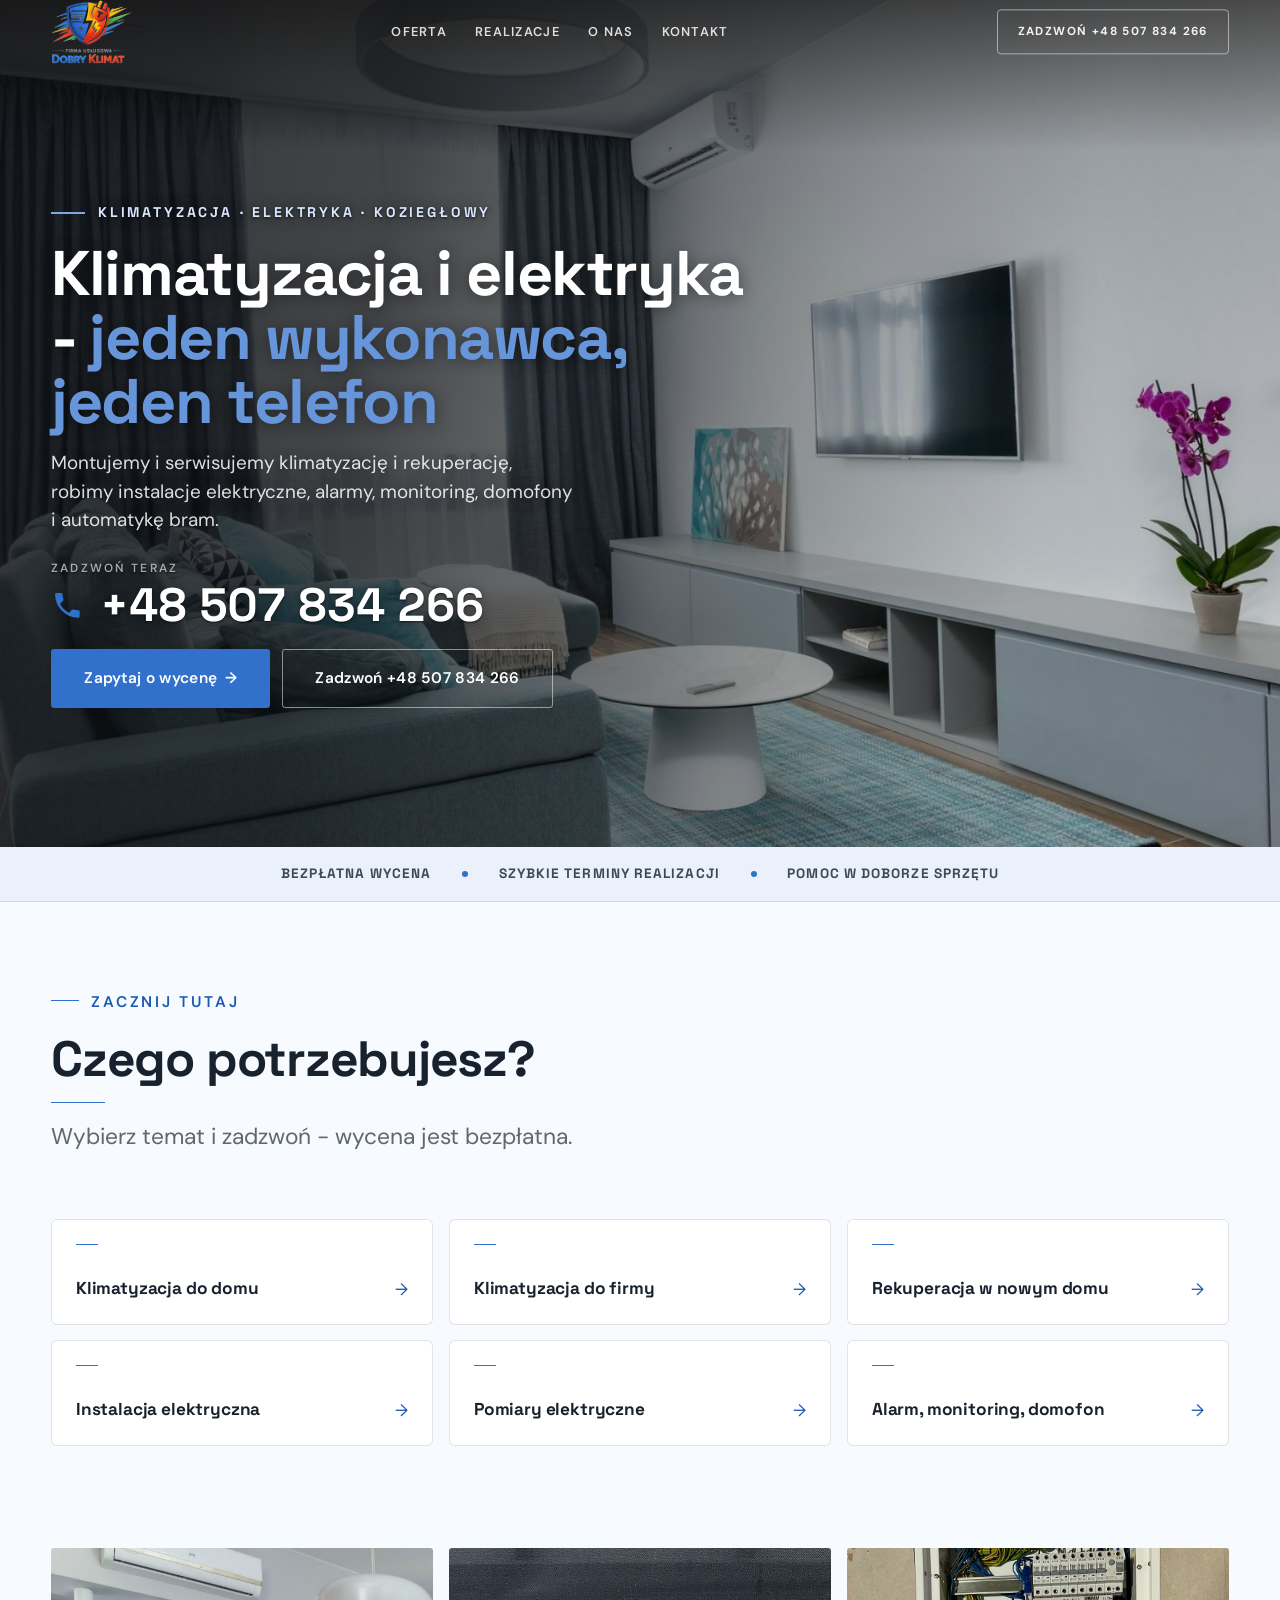
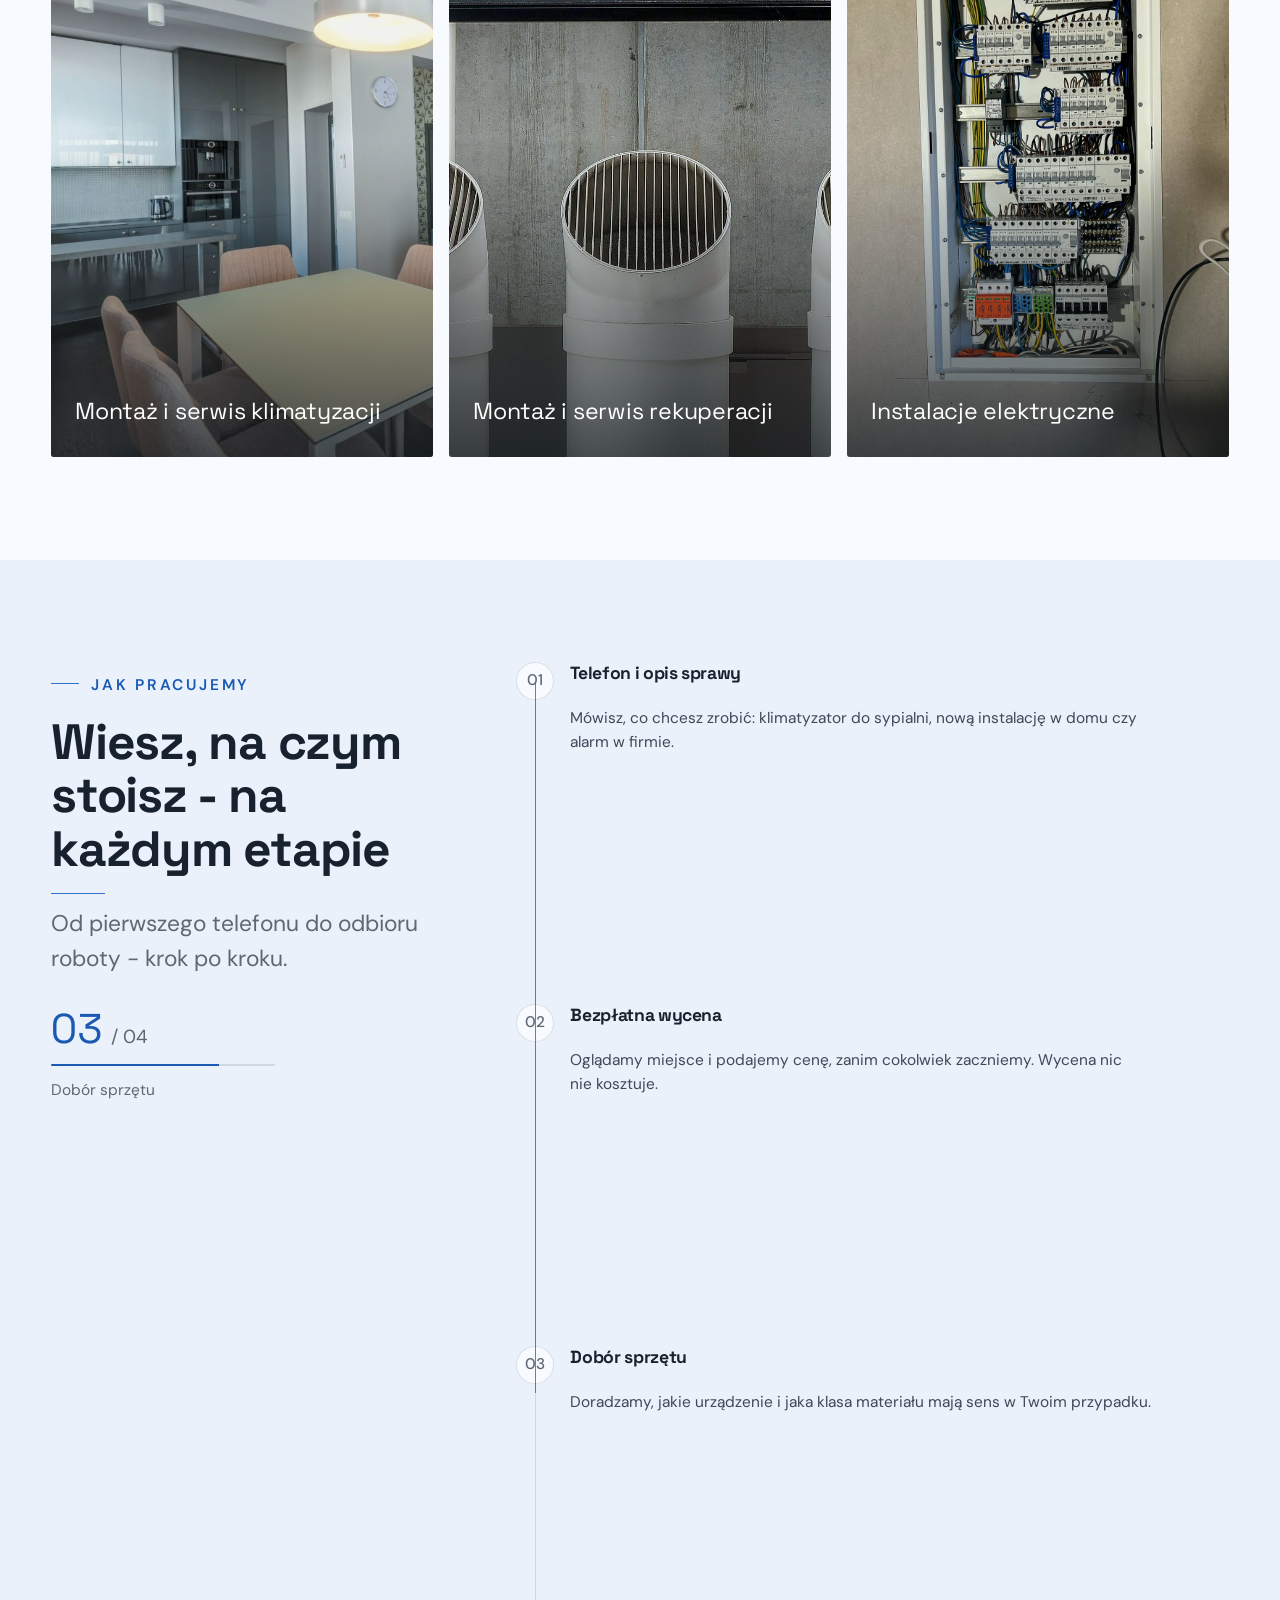
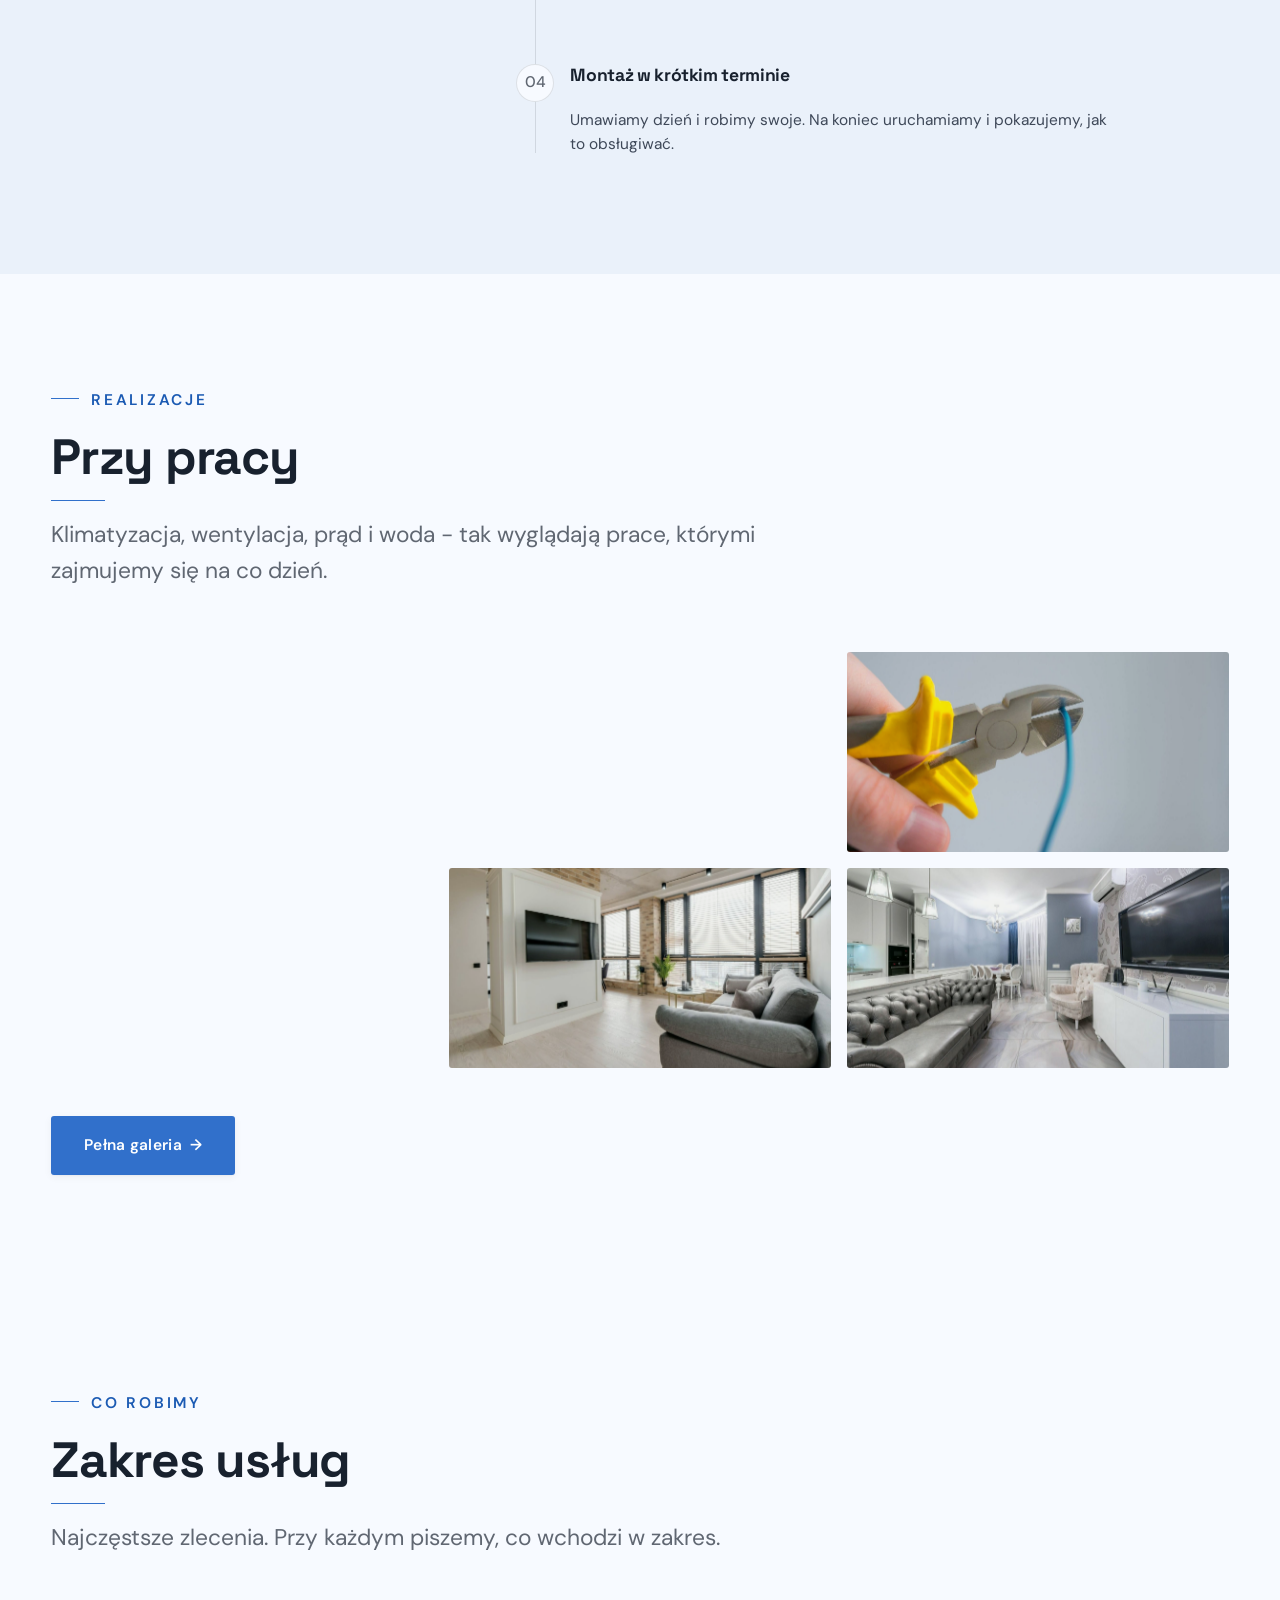
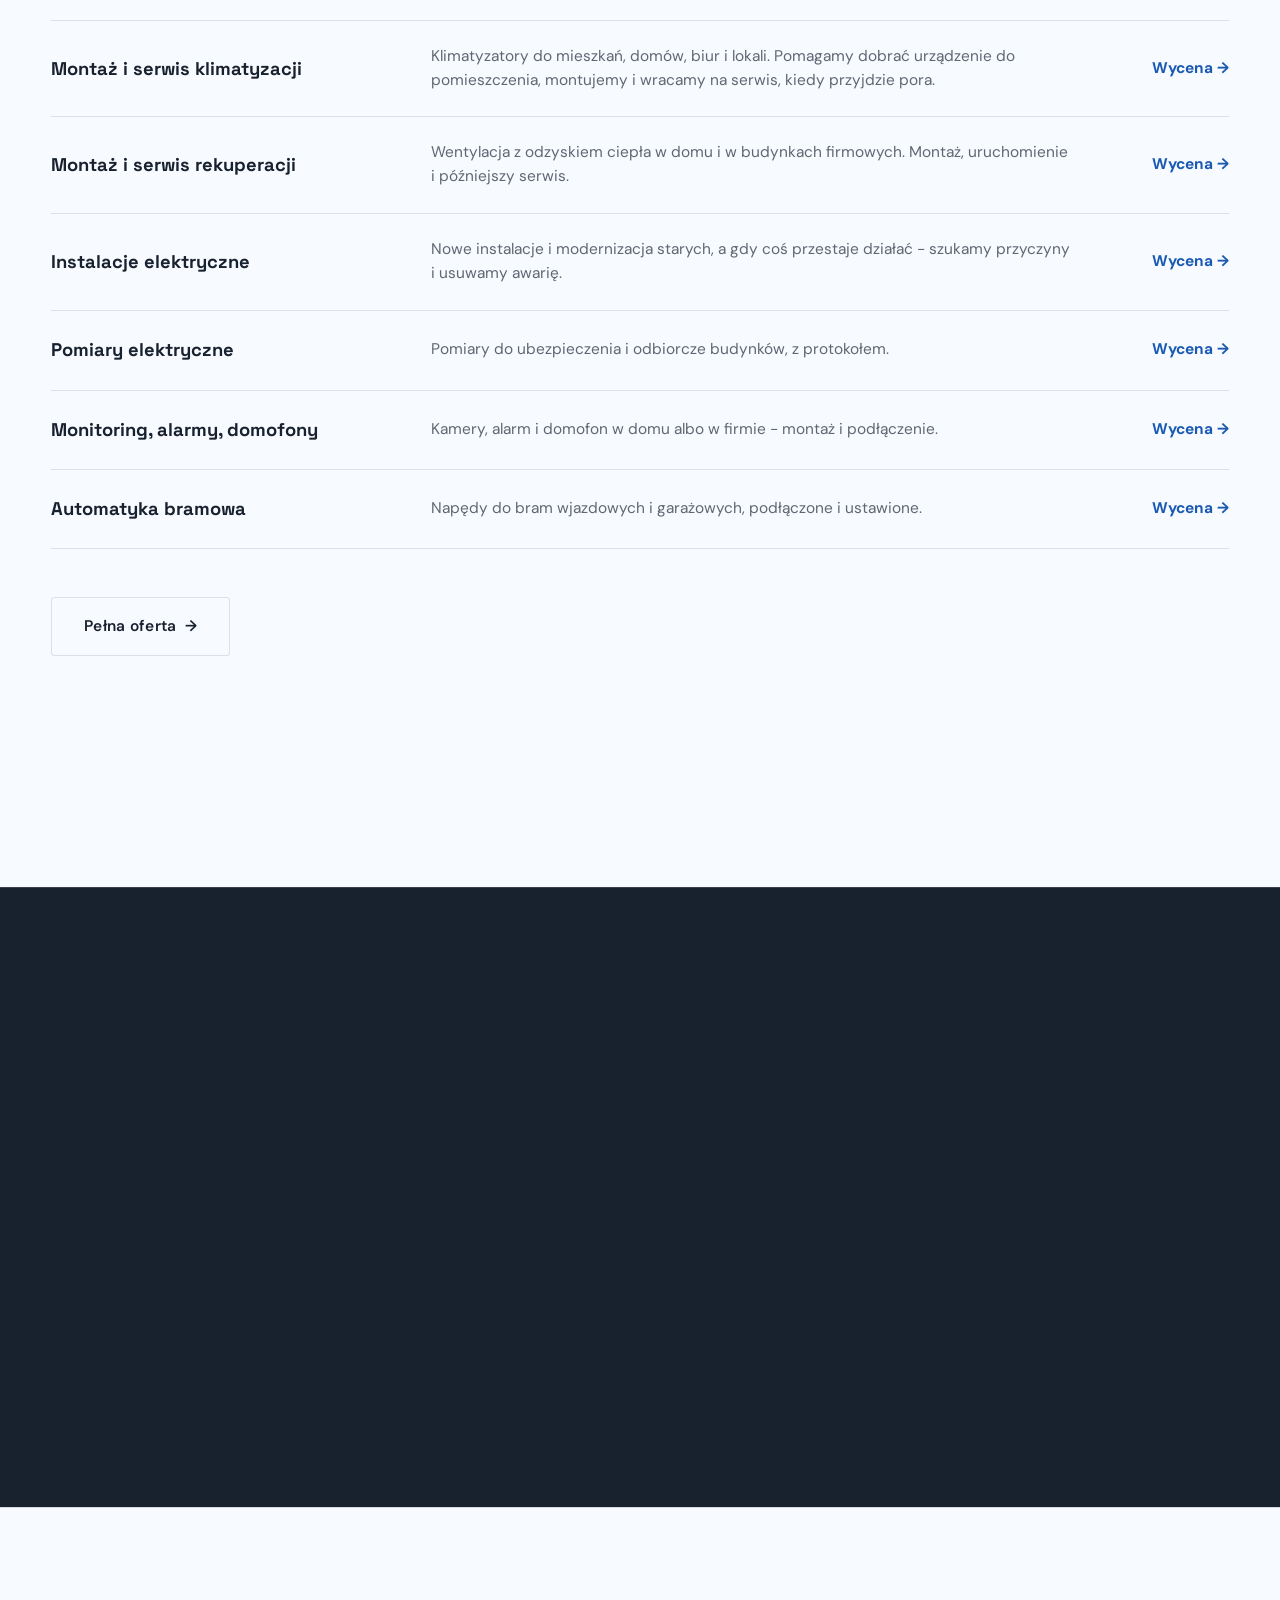
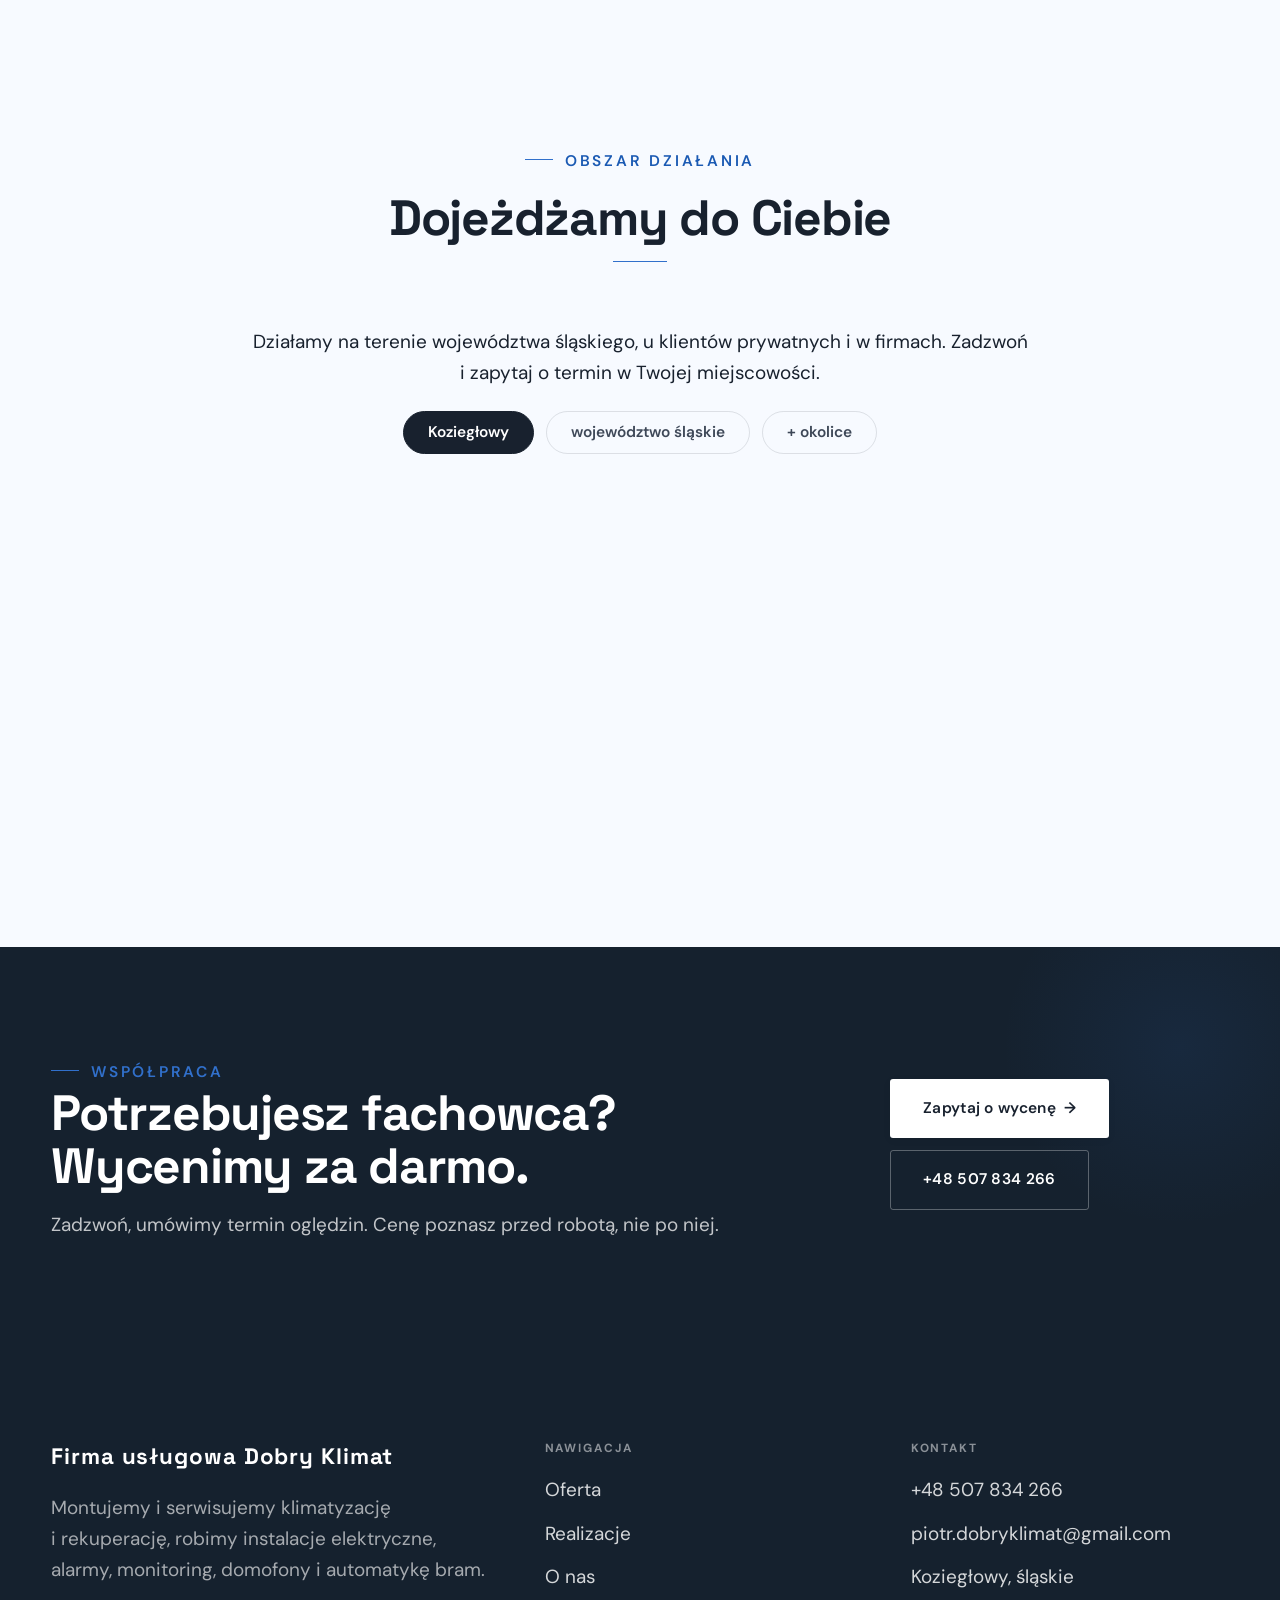
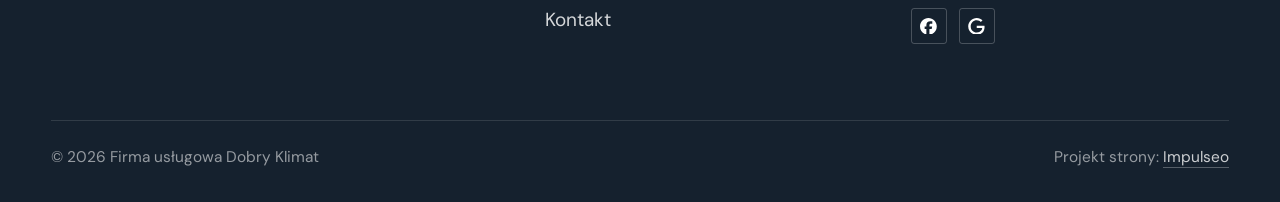
<file: index.html>
<!DOCTYPE html>
<html lang="pl">
<head>
<meta charset="UTF-8">
<meta name="viewport" content="width=device-width, initial-scale=1.0">
<title>Firma usługowa Dobry Klimat - Klimatyzacja, rekuperacja i elektryka · Koziegłowy</title>
<meta name="description" content="Firma usługowa Dobry Klimat - montaż i serwis klimatyzacji i rekuperacji, instalacje elektryczne, pomiary, alarmy, monitoring, domofony, automatyka bram, wod-kan i ogrzewanie podłogowe. Województwo śląskie. Bezpłatna wycena.">
<link rel="canonical" href="https://kris20032.github.io/firma-uslugowa-dobry-klimat/">
<meta name="robots" content="noindex, nofollow">
<meta property="og:type" content="website">
<meta property="og:locale" content="pl_PL">
<meta property="og:site_name" content="Firma usługowa Dobry Klimat">
<meta property="og:title" content="Firma usługowa Dobry Klimat - Klimatyzacja, rekuperacja i elektryka · Koziegłowy">
<meta property="og:description" content="Firma usługowa Dobry Klimat - montaż i serwis klimatyzacji i rekuperacji, instalacje elektryczne, pomiary, alarmy, monitoring, domofony, automatyka bram, wod-kan i ogrzewanie podłogowe. Województwo śląskie. Bezpłatna wycena.">
<meta property="og:url" content="https://kris20032.github.io/firma-uslugowa-dobry-klimat/">
<meta property="og:image" content="https://kris20032.github.io/firma-uslugowa-dobry-klimat/img/og.jpg">
<meta property="og:image:width" content="1200">
<meta property="og:image:height" content="630">
<meta name="twitter:card" content="summary_large_image">
<script type="application/ld+json">{"@context": "https://schema.org", "@type": "LocalBusiness", "name": "Firma usługowa Dobry Klimat", "url": "https://kris20032.github.io/firma-uslugowa-dobry-klimat/", "telephone": "+48507834266", "image": "https://kris20032.github.io/firma-uslugowa-dobry-klimat/img/og.jpg", "areaServed": "Koziegłowy", "sameAs": ["https://www.facebook.com/p/Firma-Us%C5%82ugowa-Dobry-Klimat-61586777883114/", "https://maps.google.com/?cid=16586068768312883221"]}</script>
<link rel="preconnect" href="https://fonts.googleapis.com">
<link rel="preconnect" href="https://fonts.gstatic.com" crossorigin>
<link href="https://fonts.googleapis.com/css2?family=Space+Grotesk:wght@500;600;700&family=DM+Sans:opsz,wght@9..40,400;9..40,500;9..40,600&display=swap" rel="stylesheet">
<link rel="stylesheet" href="assets/styles.css?v=31489c7b">
</head>
<body>

<header class="nav">
  <div class="wrap nav-inner">
    <a class="brand brand-has-logo" href="index.html"><img class="brand-logo" src="img/logo.png" alt="Firma usługowa Dobry Klimat" width="360" height="285" decoding="async"></a>
    <nav class="nav-links">
      <a href="oferta.html">Oferta</a>
      <a href="realizacje.html">Realizacje</a>
      <a href="o-nas.html">O nas</a>
      <a href="kontakt.html">Kontakt</a>
      <a href="tel:+48507834266" class="btn btn-accent">Zadzwoń +48 507 834 266</a>
    </nav>
    <button class="nav-toggle" aria-label="Menu"><span></span><span></span><span></span></button>
  </div>
</header>

<main>
<section class="hero-fach">
  <img class="hf-photo" src="img/hero.jpg" fetchpriority="high" data-rotate="img/g2.jpg|img/g3.jpg" alt="Firma usługowa Dobry Klimat" width="1710" height="1090">
  <div class="hf-panel">
    <div class="hf-inner">
      <span class="hf-kicker">Klimatyzacja · Elektryka · Koziegłowy</span>
      <h1 class="hf-title">Klimatyzacja i elektryka - <em>jeden wykonawca, jeden telefon</em></h1>
      <p class="hf-lead">Montujemy i serwisujemy klimatyzację i rekuperację, robimy instalacje elektryczne, alarmy, monitoring, domofony i automatykę bram.</p>
      <a class="hf-phone" href="tel:+48507834266"><span class="hf-phone-lab">Zadzwoń teraz</span><span class="hf-phone-num"><svg class="ico-tel" width="16" height="16" viewBox="0 0 24 24" fill="none" aria-hidden="true"><path d="M6.6 10.8a15.5 15.5 0 0 0 6.6 6.6l2.2-2.2a1 1 0 0 1 1-.24 11.4 11.4 0 0 0 3.6.58 1 1 0 0 1 1 1V20a1 1 0 0 1-1 1A17 17 0 0 1 3 4a1 1 0 0 1 1-1h3.5a1 1 0 0 1 1 1c0 1.25.2 2.46.58 3.6a1 1 0 0 1-.25 1l-2.23 2.2Z" fill="currentColor"/></svg> +48 507 834 266</span></a>
      <div class="hf-actions">
        <a href="kontakt.html" class="btn btn-accent">Zapytaj o wycenę <span class="arr">→</span></a>
        <a href="tel:+48507834266" class="btn btn-ghost hf-ghost">Zadzwoń +48 507 834 266</a>
      </div>
    </div>
  </div>
</section>
<section class="fach-promise">
  <div class="wrap">
    <ul class="fp-row reveal"><li>Bezpłatna wycena</li><li>Szybkie terminy realizacji</li><li>Pomoc w doborze sprzętu</li></ul>
  </div>
</section>
<section class="objawy">
  <div class="wrap">
    <div class="head reveal">
      <span class="eyebrow">Zacznij tutaj</span>
      <h2>Czego potrzebujesz?</h2>
      <p>Wybierz temat i zadzwoń - wycena jest bezpłatna.</p>
    </div>
    <div class="obj-grid">
      <a class="obj-tile reveal" href="kontakt.html"><span class="ot-row"><span class="ot-name">Klimatyzacja do domu</span><span class="ot-arr" aria-hidden="true">→</span></span></a>
      <a class="obj-tile reveal" href="kontakt.html"><span class="ot-row"><span class="ot-name">Klimatyzacja do firmy</span><span class="ot-arr" aria-hidden="true">→</span></span></a>
      <a class="obj-tile reveal" href="kontakt.html"><span class="ot-row"><span class="ot-name">Rekuperacja w nowym domu</span><span class="ot-arr" aria-hidden="true">→</span></span></a>
      <a class="obj-tile reveal" href="kontakt.html"><span class="ot-row"><span class="ot-name">Instalacja elektryczna</span><span class="ot-arr" aria-hidden="true">→</span></span></a>
      <a class="obj-tile reveal" href="kontakt.html"><span class="ot-row"><span class="ot-name">Pomiary elektryczne</span><span class="ot-arr" aria-hidden="true">→</span></span></a>
      <a class="obj-tile reveal" href="kontakt.html"><span class="ot-row"><span class="ot-name">Alarm, monitoring, domofon</span><span class="ot-arr" aria-hidden="true">→</span></span></a>
    </div>
  </div>
</section>
<section class="gateways-band">
  <div class="wrap">
    <div class="gateways">
      <a href="oferta.html" class="gateway reveal"><img src="img/g11.jpg" alt="Montaż i serwis klimatyzacji" loading="lazy" width="1548" height="1010" decoding="async"><span class="g-ttl">Montaż i serwis klimatyzacji</span></a>
      <a href="oferta.html" class="gateway reveal"><img src="img/g8.jpg" alt="Montaż i serwis rekuperacji" loading="lazy" width="1600" height="1068" decoding="async"><span class="g-ttl">Montaż i serwis rekuperacji</span></a>
      <a href="oferta.html" class="gateway reveal"><img src="img/g1.jpg" alt="Instalacje elektryczne" loading="lazy" width="1198" height="1600" decoding="async"><span class="g-ttl">Instalacje elektryczne</span></a>
    </div>
  </div>
</section>
<section class="proces proces-os fachowcy">
  <div class="wrap proc-grid">
    <div class="proc-side">
      <div class="head reveal">
        <span class="eyebrow">Jak pracujemy</span>
        <h2>Wiesz, na czym stoisz - na każdym etapie</h2>
        <p>Od pierwszego telefonu do odbioru roboty - krok po kroku.</p>
      </div>
      <div class="proc-count" aria-hidden="true"><span class="pc-cur">01</span><span class="pc-all">/ 04</span></div>
      <div class="proc-bar" aria-hidden="true"><i></i></div>
      <p class="proc-now" aria-hidden="true">Telefon i opis sprawy</p>
    </div>
    <ol class="proces-line">
      <li class="reveal"><span class="pno">01</span><h3>Telefon i opis sprawy</h3><p>Mówisz, co chcesz zrobić: klimatyzator do sypialni, nową instalację w domu czy alarm w firmie.</p></li>
      <li class="reveal"><span class="pno">02</span><h3>Bezpłatna wycena</h3><p>Oglądamy miejsce i podajemy cenę, zanim cokolwiek zaczniemy. Wycena nic nie kosztuje.</p></li>
      <li class="reveal"><span class="pno">03</span><h3>Dobór sprzętu</h3><p>Doradzamy, jakie urządzenie i jaka klasa materiału mają sens w Twoim przypadku.</p></li>
      <li class="reveal"><span class="pno">04</span><h3>Montaż w krótkim terminie</h3><p>Umawiamy dzień i robimy swoje. Na koniec uruchamiamy i pokazujemy, jak to obsługiwać.</p></li>
    </ol>
  </div>
</section>
<section>
  <div class="wrap">
    <div class="head reveal">
      <span class="eyebrow">Realizacje</span>
      <h2>Przy pracy</h2>
      <p>Klimatyzacja, wentylacja, prąd i woda - tak wyglądają prace, którymi zajmujemy się na co dzień.</p>
    </div>
    <div class="gallery">
      <div class="tile t-two3 reveal"><img src="img/g6.jpg" alt="Firma usługowa Dobry Klimat" loading="lazy" width="1600" height="1066" decoding="async"></div>
      <div class="tile t-third reveal"><img src="img/g7.jpg" alt="Firma usługowa Dobry Klimat" loading="lazy" width="1600" height="1066" decoding="async"></div>
      <div class="tile t-third reveal"><img src="img/g4.jpg" alt="Firma usługowa Dobry Klimat" loading="lazy" width="1600" height="1068" decoding="async"></div>
      <div class="tile t-third reveal"><img src="img/g9.jpg" alt="Firma usługowa Dobry Klimat" loading="lazy" width="1556" height="1022" decoding="async"></div>
      <div class="tile t-third reveal"><img src="img/g10.jpg" alt="Firma usługowa Dobry Klimat" loading="lazy" width="1600" height="1068" decoding="async"></div>
    </div>
    <div style="margin-top:var(--space-7)" class="reveal"><a href="realizacje.html" class="btn btn-accent">Pełna galeria <span class="arr">→</span></a></div>
  </div>
</section>
<section class="fach-uslugi">
  <div class="wrap">
    <div class="head reveal">
      <span class="eyebrow">Co robimy</span>
      <h2>Zakres usług</h2>
      <p>Najczęstsze zlecenia. Przy każdym piszemy, co wchodzi w zakres.</p>
    </div>
    <ul class="fu-list">
      <li class="fu-row reveal"><div class="fu-name">Montaż i serwis klimatyzacji</div><div class="fu-desc">Klimatyzatory do mieszkań, domów, biur i lokali. Pomagamy dobrać urządzenie do pomieszczenia, montujemy i wracamy na serwis, kiedy przyjdzie pora.</div><a class="fu-cta" href="kontakt.html">Wycena <span class="arr">→</span></a></li>
      <li class="fu-row reveal"><div class="fu-name">Montaż i serwis rekuperacji</div><div class="fu-desc">Wentylacja z odzyskiem ciepła w domu i w budynkach firmowych. Montaż, uruchomienie i późniejszy serwis.</div><a class="fu-cta" href="kontakt.html">Wycena <span class="arr">→</span></a></li>
      <li class="fu-row reveal"><div class="fu-name">Instalacje elektryczne</div><div class="fu-desc">Nowe instalacje i modernizacja starych, a gdy coś przestaje działać - szukamy przyczyny i usuwamy awarię.</div><a class="fu-cta" href="kontakt.html">Wycena <span class="arr">→</span></a></li>
      <li class="fu-row reveal"><div class="fu-name">Pomiary elektryczne</div><div class="fu-desc">Pomiary do ubezpieczenia i odbiorcze budynków, z protokołem.</div><a class="fu-cta" href="kontakt.html">Wycena <span class="arr">→</span></a></li>
      <li class="fu-row reveal"><div class="fu-name">Monitoring, alarmy, domofony</div><div class="fu-desc">Kamery, alarm i domofon w domu albo w firmie - montaż i podłączenie.</div><a class="fu-cta" href="kontakt.html">Wycena <span class="arr">→</span></a></li>
      <li class="fu-row reveal"><div class="fu-name">Automatyka bramowa</div><div class="fu-desc">Napędy do bram wjazdowych i garażowych, podłączone i ustawione.</div><a class="fu-cta" href="kontakt.html">Wycena <span class="arr">→</span></a></li>
    </ul>
    <div style="margin-top:var(--space-7)" class="reveal"><a href="oferta.html" class="btn btn-ghost">Pełna oferta <span class="arr">→</span></a></div>
  </div>
</section>
<section class="stopklatka" aria-hidden="true">
  <div class="stk-bg" style="background-image:url(img/g12.jpg)"></div>
</section>
<section class="obszar">
  <div class="wrap">
    <div class="head center reveal">
      <span class="eyebrow">Obszar działania</span>
      <h2>Dojeżdżamy do Ciebie</h2>
    </div>
    <p class="obszar-txt reveal" style="text-align:center;max-width:60ch;margin:0 auto 1.4rem">Działamy na terenie województwa śląskiego, u klientów prywatnych i w firmach. Zadzwoń i zapytaj o termin w Twojej miejscowości.</p>
    <ul class="obszar-list reveal"><li class="is-home">Koziegłowy</li><li>województwo śląskie</li><li>+ okolice</li></ul>
    <div class="obszar-mapa reveal" style="margin-top:var(--space-7)">
      <iframe title="Obszar działania - Koziegłowy i okolice" src="https://maps.google.com/maps?q=50.6010%2C19.1636&amp;z=11&amp;output=embed" loading="lazy" referrerpolicy="no-referrer-when-downgrade" style="width:100%;height:clamp(280px,38vh,420px);border:0;display:block;border-radius:var(--r-md)"></iframe>
    </div>
  </div>
</section>
<section class="cta">
  <div class="wrap">
    <div class="reveal">
      <span class="eyebrow">Współpraca</span>
      <h2>Potrzebujesz fachowca? Wycenimy za darmo.</h2>
      <p>Zadzwoń, umówimy termin oględzin. Cenę poznasz przed robotą, nie po niej.</p>
    </div>
    <div class="cta-actions reveal">
      <a href="kontakt.html" class="btn btn-light">Zapytaj o wycenę <span class="arr">→</span></a>
      <a href="tel:+48507834266" class="btn btn-ghost btn-ghost-cta">+48 507 834 266</a>
    </div>
  </div>
</section>
</main>

<footer>
  <div class="wrap">
    <div class="foot-grid">
      <div class="foot-brand">
        <div class="name">Firma usługowa Dobry Klimat</div>
        <p>Montujemy i serwisujemy klimatyzację i rekuperację, robimy instalacje elektryczne, alarmy, monitoring, domofony i automatykę bram.</p>
      </div>
      <div class="foot-col">
        <h4>Nawigacja</h4>
        <a href="oferta.html">Oferta</a>
        <a href="realizacje.html">Realizacje</a>
        <a href="o-nas.html">O nas</a>
        <a href="kontakt.html">Kontakt</a>
      </div>
      <div class="foot-col">
        <h4>Kontakt</h4>
        <a href="tel:+48507834266">+48 507 834 266</a>
        <a href="mailto:piotr.dobryklimat@gmail.com">piotr.dobryklimat@gmail.com</a>
        <p>Koziegłowy, śląskie</p>
      <div class="foot-soc">
        <a class="soc" href="https://www.facebook.com/p/Firma-Us%C5%82ugowa-Dobry-Klimat-61586777883114/" target="_blank" rel="noopener" aria-label="Facebook - Firma usługowa Dobry Klimat"><svg viewBox="0 0 24 24" aria-hidden="true" focusable="false"><path d="M9.101 23.691v-7.98H6.627v-3.667h2.474v-1.58c0-4.085 1.848-5.978 5.858-5.978.401 0 .955.042 1.468.103a8.68 8.68 0 0 1 1.141.195v3.325a8.623 8.623 0 0 0-.653-.036 26.805 26.805 0 0 0-.733-.009c-.707 0-1.259.096-1.675.309a1.686 1.686 0 0 0-.679.622c-.258.42-.374.995-.374 1.752v1.297h3.919l-.386 2.103-.287 1.564h-3.246v8.245C19.396 23.238 24 18.179 24 12.044c0-6.627-5.373-12-12-12s-12 5.373-12 12c0 5.628 3.874 10.35 9.101 11.647Z" fill="currentColor"/></svg></a>
        <a class="soc" href="https://maps.google.com/?cid=16586068768312883221" target="_blank" rel="noopener" aria-label="Google - Firma usługowa Dobry Klimat"><svg viewBox="0 0 24 24" aria-hidden="true" focusable="false"><path d="M12.48 10.92v3.28h7.84c-.24 1.84-.853 3.187-1.787 4.133-1.147 1.147-2.933 2.4-6.053 2.4-4.827 0-8.6-3.893-8.6-8.72s3.773-8.72 8.6-8.72c2.6 0 4.507 1.027 5.907 2.347l2.307-2.307C18.747 1.44 16.133 0 12.48 0 5.867 0 .307 5.387.307 12s5.56 12 12.173 12c3.573 0 6.267-1.173 8.373-3.36 2.16-2.16 2.84-5.213 2.84-7.667 0-.76-.053-1.467-.173-2.053H12.48z" fill="currentColor"/></svg></a>
      </div>
      </div>
    </div>
    <div class="foot-bot">
      <span>© 2026 Firma usługowa Dobry Klimat</span>
      <span>Projekt strony: <a class="foot-credit" href="https://impulseo.pl" target="_blank" rel="noopener">Impulseo</a></span>
    </div>
  </div>
</footer>
<div class="sticky-call"><a class="sc-call" href="tel:+48507834266"><svg class="ico-tel" width="16" height="16" viewBox="0 0 24 24" fill="none" aria-hidden="true"><path d="M6.6 10.8a15.5 15.5 0 0 0 6.6 6.6l2.2-2.2a1 1 0 0 1 1-.24 11.4 11.4 0 0 0 3.6.58 1 1 0 0 1 1 1V20a1 1 0 0 1-1 1A17 17 0 0 1 3 4a1 1 0 0 1 1-1h3.5a1 1 0 0 1 1 1c0 1.25.2 2.46.58 3.6a1 1 0 0 1-.25 1l-2.23 2.2Z" fill="currentColor"/></svg> Zadzwoń</a><a class="sc-quote" href="kontakt.html">Zapytaj o wycenę</a></div>
<div class="demo-wazne" data-do="2026-10-15" data-cykl="3" hidden><svg class="dw-ico" width="13" height="13" viewBox="0 0 24 24" fill="none" aria-hidden="true"><circle cx="12" cy="12" r="8.6" stroke="currentColor" stroke-width="1.8"/><path d="M12 7.2V12l3.3 2" stroke="currentColor" stroke-width="1.8" stroke-linecap="round"/></svg><span class="dw-txt"></span></div>

<script src="assets/main.js"></script>
</body>
</html>
</file>
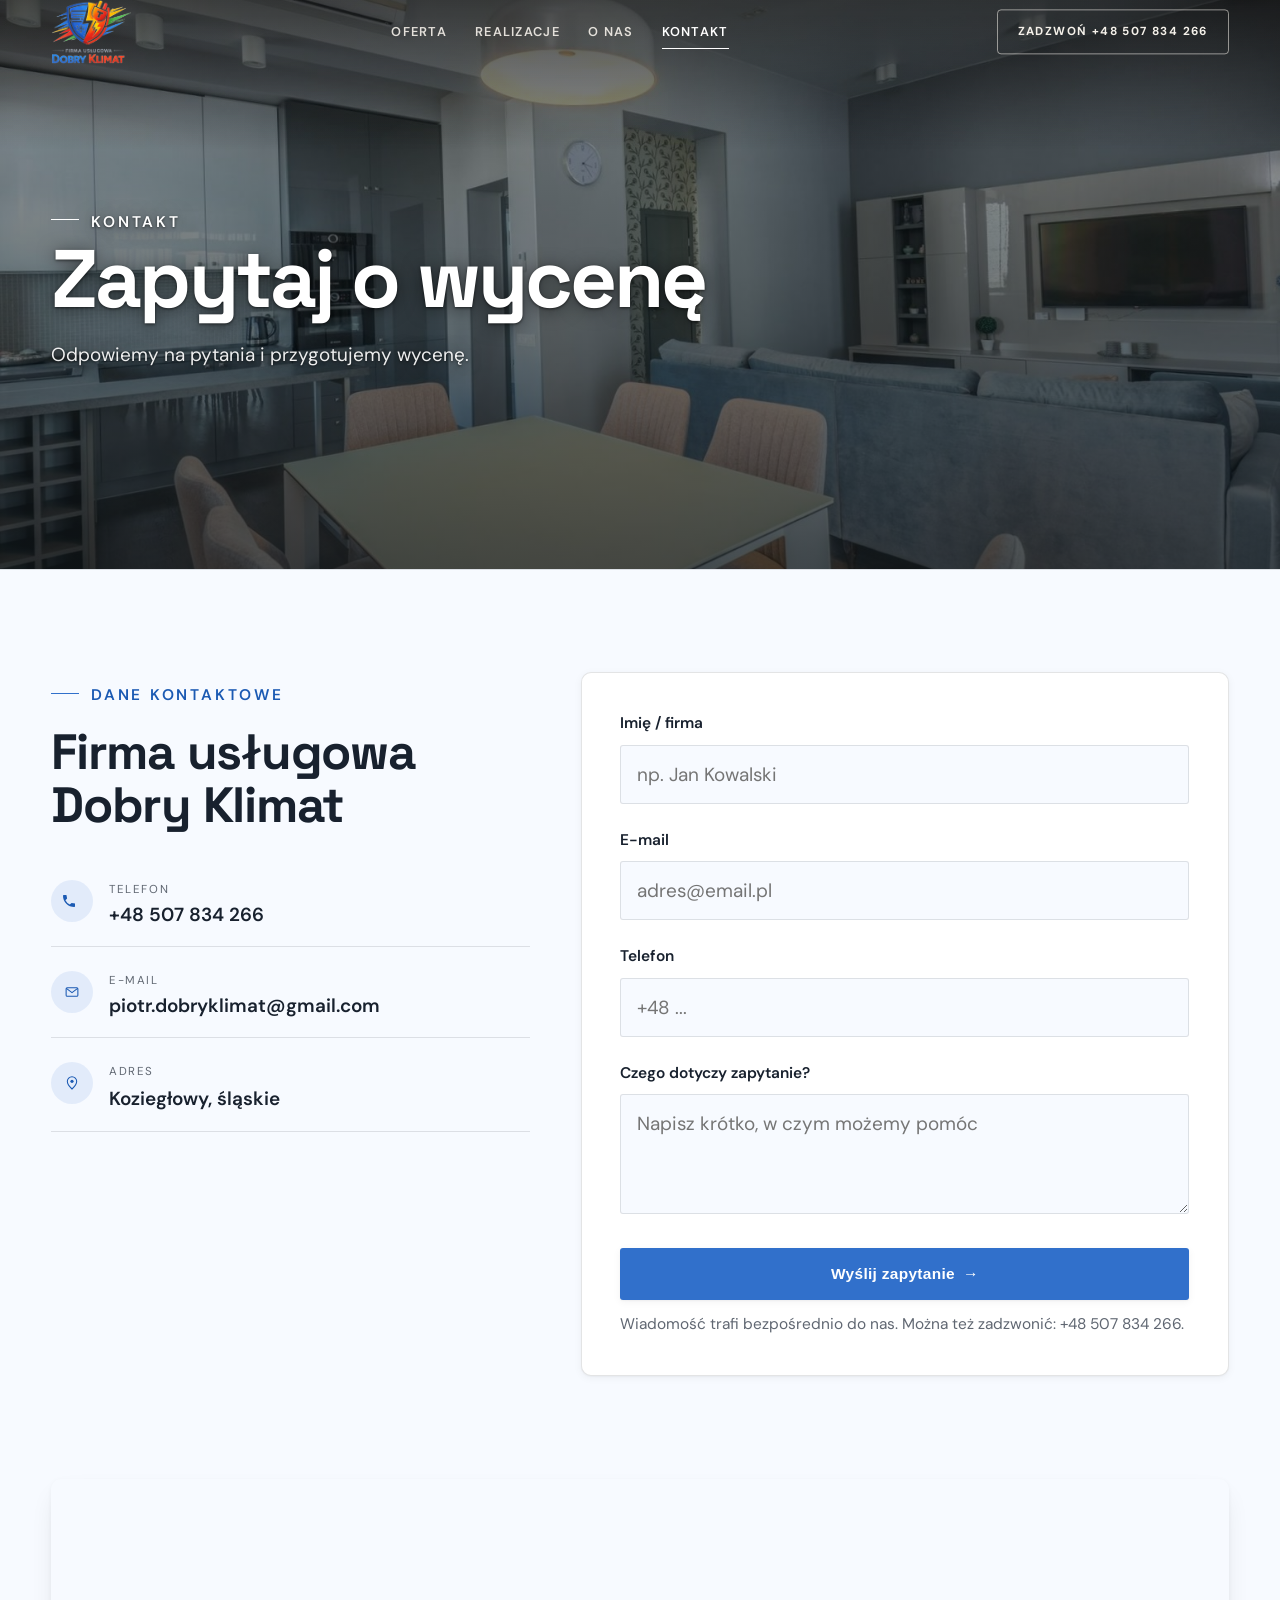
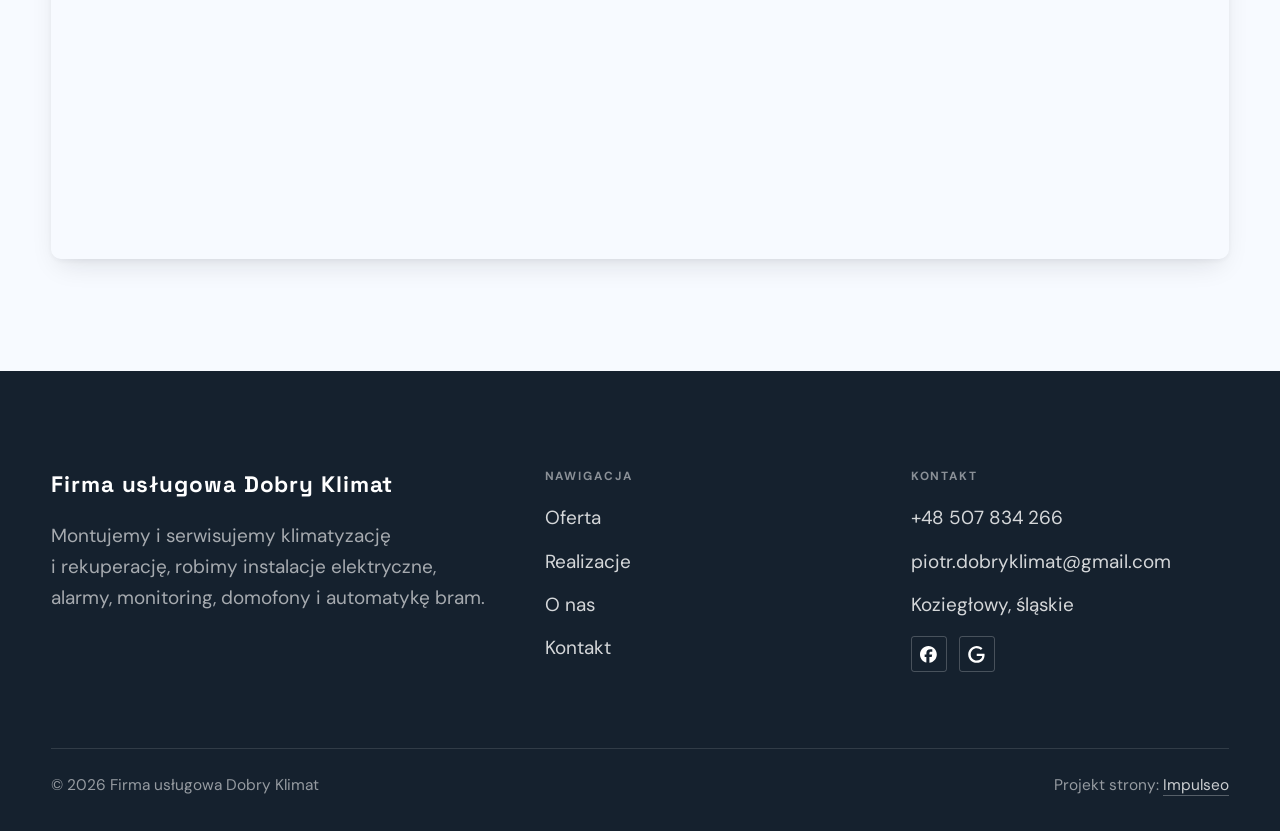
<file: kontakt.html>
<!DOCTYPE html>
<html lang="pl">
<head>
<meta charset="UTF-8">
<meta name="viewport" content="width=device-width, initial-scale=1.0">
<title>Kontakt - Firma usługowa Dobry Klimat</title>
<meta name="description" content="Kontakt Firma usługowa Dobry Klimat - Koziegłowy, śląskie">
<link rel="canonical" href="https://kris20032.github.io/firma-uslugowa-dobry-klimat/kontakt.html">
<meta name="robots" content="noindex, nofollow">
<meta property="og:type" content="website">
<meta property="og:locale" content="pl_PL">
<meta property="og:site_name" content="Firma usługowa Dobry Klimat">
<meta property="og:title" content="Kontakt - Firma usługowa Dobry Klimat">
<meta property="og:description" content="Kontakt Firma usługowa Dobry Klimat - Koziegłowy, śląskie">
<meta property="og:url" content="https://kris20032.github.io/firma-uslugowa-dobry-klimat/kontakt.html">
<meta property="og:image" content="https://kris20032.github.io/firma-uslugowa-dobry-klimat/img/og.jpg">
<meta property="og:image:width" content="1200">
<meta property="og:image:height" content="630">
<meta name="twitter:card" content="summary_large_image">
<link rel="preconnect" href="https://fonts.googleapis.com">
<link rel="preconnect" href="https://fonts.gstatic.com" crossorigin>
<link href="https://fonts.googleapis.com/css2?family=Space+Grotesk:wght@500;600;700&family=DM+Sans:opsz,wght@9..40,400;9..40,500;9..40,600&display=swap" rel="stylesheet">
<link rel="stylesheet" href="assets/styles.css?v=31489c7b">
</head>
<body>

<header class="nav">
  <div class="wrap nav-inner">
    <a class="brand brand-has-logo" href="index.html"><img class="brand-logo" src="img/logo.png" alt="Firma usługowa Dobry Klimat" width="360" height="285" decoding="async"></a>
    <nav class="nav-links">
      <a href="oferta.html">Oferta</a>
      <a href="realizacje.html">Realizacje</a>
      <a href="o-nas.html">O nas</a>
      <a href="kontakt.html" class="active" aria-current="page">Kontakt</a>
      <a href="tel:+48507834266" class="btn btn-accent">Zadzwoń +48 507 834 266</a>
    </nav>
    <button class="nav-toggle" aria-label="Menu"><span></span><span></span><span></span></button>
  </div>
</header>

<main>
<section class="pagehead">
  <img src="img/g11.jpg" alt="Firma usługowa Dobry Klimat - Zapytaj o wycenę" width="1548" height="1010" decoding="async">
  <div class="wrap">
    <span class="eyebrow">Kontakt</span>
    <h1>Zapytaj o wycenę</h1>
    <p>Odpowiemy na pytania i przygotujemy wycenę.</p>
  </div>
</section>
<section>
  <div class="wrap contact-grid">
    <div class="reveal">
      <span class="eyebrow">Dane kontaktowe</span>
      <h2 style="margin:var(--space-4) 0 var(--space-6)">Firma usługowa Dobry Klimat</h2>
      <div class="info-list">
        <div class="info-row"><div class="ic"><svg class="ico-tel" width="16" height="16" viewBox="0 0 24 24" fill="none" aria-hidden="true"><path d="M6.6 10.8a15.5 15.5 0 0 0 6.6 6.6l2.2-2.2a1 1 0 0 1 1-.24 11.4 11.4 0 0 0 3.6.58 1 1 0 0 1 1 1V20a1 1 0 0 1-1 1A17 17 0 0 1 3 4a1 1 0 0 1 1-1h3.5a1 1 0 0 1 1 1c0 1.25.2 2.46.58 3.6a1 1 0 0 1-.25 1l-2.23 2.2Z" fill="currentColor"/></svg></div><div><div class="lbl">Telefon</div><a class="val" href="tel:+48507834266">+48 507 834 266</a></div></div>
        <div class="info-row"><div class="ic"><svg class="ico-mail" width="16" height="16" viewBox="0 0 24 24" fill="none" aria-hidden="true"><rect x="3.2" y="5.5" width="17.6" height="13" rx="1.6" stroke="currentColor" stroke-width="1.6"/><path d="M4 7l8 6 8-6" stroke="currentColor" stroke-width="1.6" stroke-linecap="round" stroke-linejoin="round"/></svg></div><div><div class="lbl">E-mail</div><a class="val" href="mailto:piotr.dobryklimat@gmail.com">piotr.dobryklimat@gmail.com</a></div></div>
        <div class="info-row"><div class="ic"><svg class="ico-pin" width="16" height="16" viewBox="0 0 24 24" fill="none" aria-hidden="true"><path d="M12 21s7-6.1 7-11.5A7 7 0 0 0 5 9.5C5 14.9 12 21 12 21Z" stroke="currentColor" stroke-width="1.6" fill="none"/><circle cx="12" cy="9.5" r="2.4" fill="currentColor"/></svg></div><div><div class="lbl">Adres</div><div class="val">Koziegłowy, śląskie</div></div></div>
      </div>
    </div>
    <div class="reveal">
      <form class="form" action="https://formsubmit.co/piotr.dobryklimat@gmail.com" method="POST">
        <input type="hidden" name="_subject" value="Zapytanie ze strony Firma usługowa Dobry Klimat">
        <input type="hidden" name="_captcha" value="false">
        <input type="hidden" name="_template" value="table">
        <div class="fld"><label for="name">Imię / firma</label><input id="name" name="name" type="text" placeholder="np. Jan Kowalski" required></div>
        <div class="fld"><label for="email">E-mail</label><input id="email" name="email" type="email" placeholder="adres@email.pl" required></div>
        <div class="fld"><label for="phone">Telefon</label><input id="phone" name="phone" type="tel" placeholder="+48 ..."></div>
        <div class="fld"><label for="msg">Czego dotyczy zapytanie?</label><textarea id="msg" name="message" placeholder="Napisz krótko, w czym możemy pomóc" required></textarea></div>
        <button type="submit" class="btn btn-accent" style="width:100%;justify-content:center">Wyślij zapytanie <span class="arr">→</span></button>
        <p class="note">Wiadomość trafi bezpośrednio do nas. Można też zadzwonić: +48 507 834 266.</p>
      </form>
    </div>
  </div>
</section>
<section style="padding-top:0">
  <div class="wrap reveal">
    <iframe class="map" title="Firma usługowa Dobry Klimat - Koziegłowy" src="https://maps.google.com/maps?q=50.6010%2C19.1636&z=15&output=embed" loading="lazy" referrerpolicy="no-referrer-when-downgrade"></iframe>
  </div>
</section>
</main>

<footer>
  <div class="wrap">
    <div class="foot-grid">
      <div class="foot-brand">
        <div class="name">Firma usługowa Dobry Klimat</div>
        <p>Montujemy i serwisujemy klimatyzację i rekuperację, robimy instalacje elektryczne, alarmy, monitoring, domofony i automatykę bram.</p>
      </div>
      <div class="foot-col">
        <h4>Nawigacja</h4>
        <a href="oferta.html">Oferta</a>
        <a href="realizacje.html">Realizacje</a>
        <a href="o-nas.html">O nas</a>
        <a href="kontakt.html">Kontakt</a>
      </div>
      <div class="foot-col">
        <h4>Kontakt</h4>
        <a href="tel:+48507834266">+48 507 834 266</a>
        <a href="mailto:piotr.dobryklimat@gmail.com">piotr.dobryklimat@gmail.com</a>
        <p>Koziegłowy, śląskie</p>
      <div class="foot-soc">
        <a class="soc" href="https://www.facebook.com/p/Firma-Us%C5%82ugowa-Dobry-Klimat-61586777883114/" target="_blank" rel="noopener" aria-label="Facebook - Firma usługowa Dobry Klimat"><svg viewBox="0 0 24 24" aria-hidden="true" focusable="false"><path d="M9.101 23.691v-7.98H6.627v-3.667h2.474v-1.58c0-4.085 1.848-5.978 5.858-5.978.401 0 .955.042 1.468.103a8.68 8.68 0 0 1 1.141.195v3.325a8.623 8.623 0 0 0-.653-.036 26.805 26.805 0 0 0-.733-.009c-.707 0-1.259.096-1.675.309a1.686 1.686 0 0 0-.679.622c-.258.42-.374.995-.374 1.752v1.297h3.919l-.386 2.103-.287 1.564h-3.246v8.245C19.396 23.238 24 18.179 24 12.044c0-6.627-5.373-12-12-12s-12 5.373-12 12c0 5.628 3.874 10.35 9.101 11.647Z" fill="currentColor"/></svg></a>
        <a class="soc" href="https://maps.google.com/?cid=16586068768312883221" target="_blank" rel="noopener" aria-label="Google - Firma usługowa Dobry Klimat"><svg viewBox="0 0 24 24" aria-hidden="true" focusable="false"><path d="M12.48 10.92v3.28h7.84c-.24 1.84-.853 3.187-1.787 4.133-1.147 1.147-2.933 2.4-6.053 2.4-4.827 0-8.6-3.893-8.6-8.72s3.773-8.72 8.6-8.72c2.6 0 4.507 1.027 5.907 2.347l2.307-2.307C18.747 1.44 16.133 0 12.48 0 5.867 0 .307 5.387.307 12s5.56 12 12.173 12c3.573 0 6.267-1.173 8.373-3.36 2.16-2.16 2.84-5.213 2.84-7.667 0-.76-.053-1.467-.173-2.053H12.48z" fill="currentColor"/></svg></a>
      </div>
      </div>
    </div>
    <div class="foot-bot">
      <span>© 2026 Firma usługowa Dobry Klimat</span>
      <span>Projekt strony: <a class="foot-credit" href="https://impulseo.pl" target="_blank" rel="noopener">Impulseo</a></span>
    </div>
  </div>
</footer>
<div class="sticky-call"><a class="sc-call" href="tel:+48507834266"><svg class="ico-tel" width="16" height="16" viewBox="0 0 24 24" fill="none" aria-hidden="true"><path d="M6.6 10.8a15.5 15.5 0 0 0 6.6 6.6l2.2-2.2a1 1 0 0 1 1-.24 11.4 11.4 0 0 0 3.6.58 1 1 0 0 1 1 1V20a1 1 0 0 1-1 1A17 17 0 0 1 3 4a1 1 0 0 1 1-1h3.5a1 1 0 0 1 1 1c0 1.25.2 2.46.58 3.6a1 1 0 0 1-.25 1l-2.23 2.2Z" fill="currentColor"/></svg> Zadzwoń</a><a class="sc-quote" href="kontakt.html">Zapytaj o wycenę</a></div>
<div class="demo-wazne" data-do="2026-10-15" data-cykl="3" hidden><svg class="dw-ico" width="13" height="13" viewBox="0 0 24 24" fill="none" aria-hidden="true"><circle cx="12" cy="12" r="8.6" stroke="currentColor" stroke-width="1.8"/><path d="M12 7.2V12l3.3 2" stroke="currentColor" stroke-width="1.8" stroke-linecap="round"/></svg><span class="dw-txt"></span></div>

<script src="assets/main.js"></script>
</body>
</html>
</file>
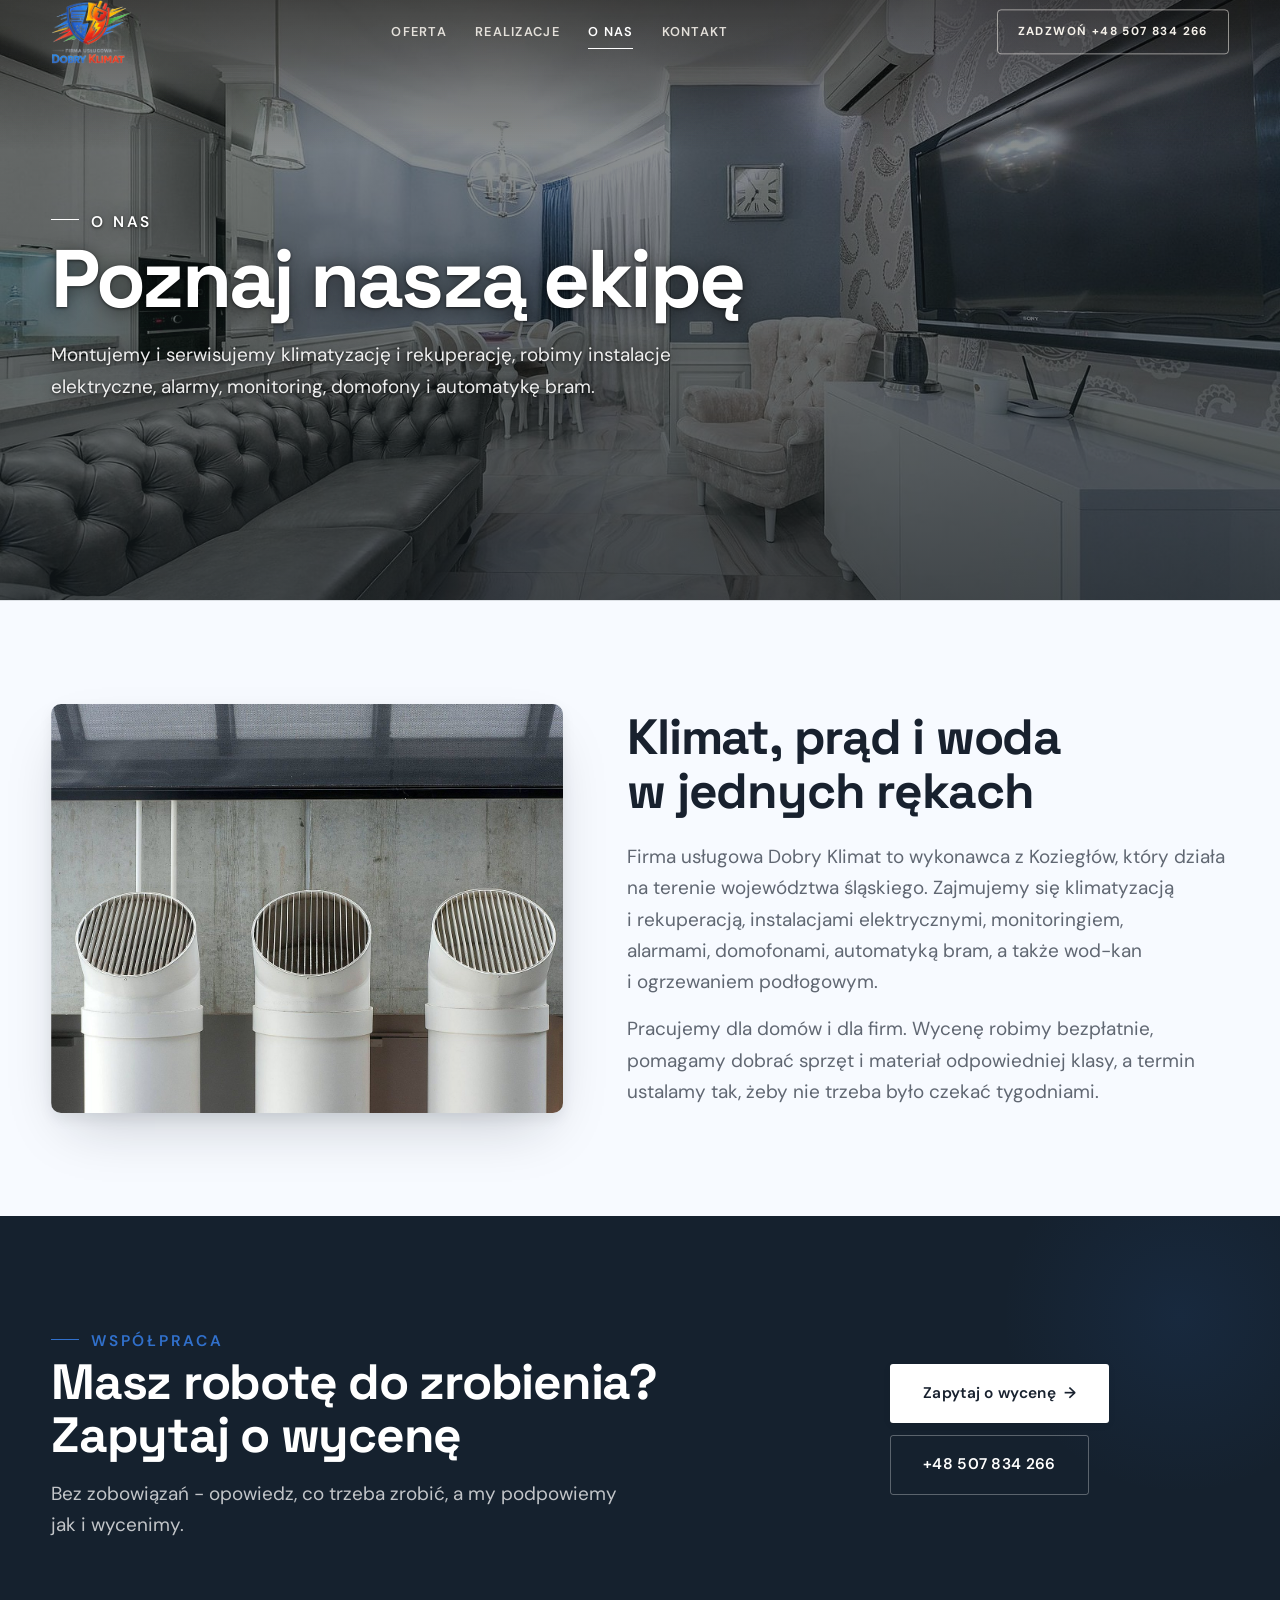
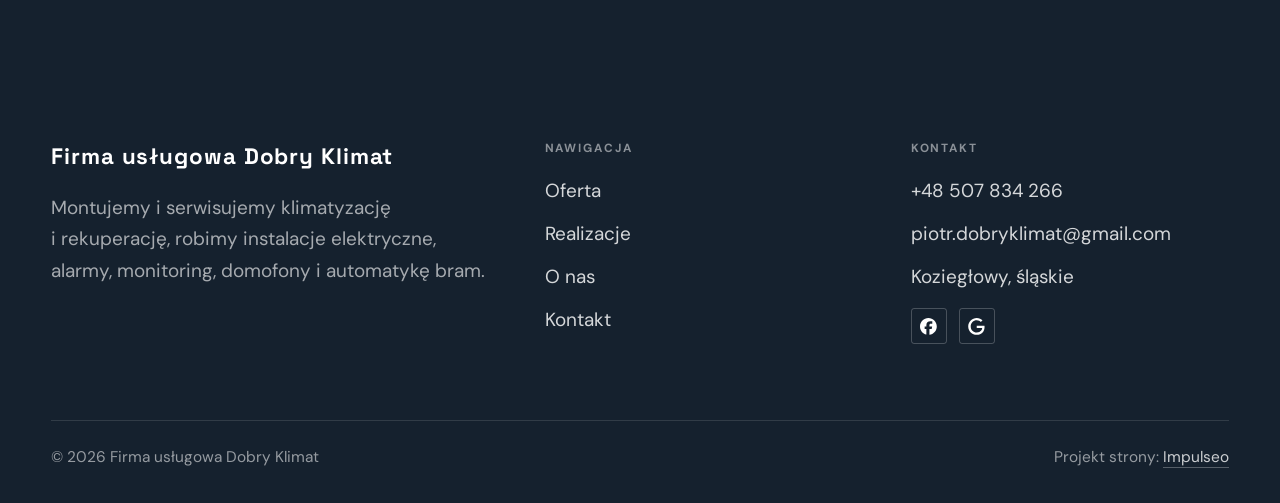
<file: o-nas.html>
<!DOCTYPE html>
<html lang="pl">
<head>
<meta charset="UTF-8">
<meta name="viewport" content="width=device-width, initial-scale=1.0">
<title>O nas - Firma usługowa Dobry Klimat</title>
<meta name="description" content="Firma usługowa Dobry Klimat - montaż i serwis klimatyzacji i rekuperacji, instalacje elektryczne, pomiary, alarmy, monitoring, domofony, automatyka bram, wod-kan i ogrzewanie podłogowe. Województwo śląskie. Bezpłatna wycena.">
<link rel="canonical" href="https://kris20032.github.io/firma-uslugowa-dobry-klimat/o-nas.html">
<meta name="robots" content="noindex, nofollow">
<meta property="og:type" content="website">
<meta property="og:locale" content="pl_PL">
<meta property="og:site_name" content="Firma usługowa Dobry Klimat">
<meta property="og:title" content="O nas - Firma usługowa Dobry Klimat">
<meta property="og:description" content="Firma usługowa Dobry Klimat - montaż i serwis klimatyzacji i rekuperacji, instalacje elektryczne, pomiary, alarmy, monitoring, domofony, automatyka bram, wod-kan i ogrzewanie podłogowe. Województwo śląskie. Bezpłatna wycena.">
<meta property="og:url" content="https://kris20032.github.io/firma-uslugowa-dobry-klimat/o-nas.html">
<meta property="og:image" content="https://kris20032.github.io/firma-uslugowa-dobry-klimat/img/og.jpg">
<meta property="og:image:width" content="1200">
<meta property="og:image:height" content="630">
<meta name="twitter:card" content="summary_large_image">
<link rel="preconnect" href="https://fonts.googleapis.com">
<link rel="preconnect" href="https://fonts.gstatic.com" crossorigin>
<link href="https://fonts.googleapis.com/css2?family=Space+Grotesk:wght@500;600;700&family=DM+Sans:opsz,wght@9..40,400;9..40,500;9..40,600&display=swap" rel="stylesheet">
<link rel="stylesheet" href="assets/styles.css?v=31489c7b">
</head>
<body>

<header class="nav">
  <div class="wrap nav-inner">
    <a class="brand brand-has-logo" href="index.html"><img class="brand-logo" src="img/logo.png" alt="Firma usługowa Dobry Klimat" width="360" height="285" decoding="async"></a>
    <nav class="nav-links">
      <a href="oferta.html">Oferta</a>
      <a href="realizacje.html">Realizacje</a>
      <a href="o-nas.html" class="active" aria-current="page">O nas</a>
      <a href="kontakt.html">Kontakt</a>
      <a href="tel:+48507834266" class="btn btn-accent">Zadzwoń +48 507 834 266</a>
    </nav>
    <button class="nav-toggle" aria-label="Menu"><span></span><span></span><span></span></button>
  </div>
</header>

<main>
<section class="pagehead">
  <img src="img/g10.jpg" alt="Firma usługowa Dobry Klimat - Poznaj naszą ekipę" width="1600" height="1068" decoding="async">
  <div class="wrap">
    <span class="eyebrow">O nas</span>
    <h1>Poznaj naszą ekipę</h1>
    <p>Montujemy i serwisujemy klimatyzację i rekuperację, robimy instalacje elektryczne, alarmy, monitoring, domofony i automatykę bram.</p>
  </div>
</section>
<section>
  <div class="wrap split">
    <div class="split-art reveal"><img src="img/g8.jpg" alt="Firma usługowa Dobry Klimat" loading="lazy" width="1600" height="1068" decoding="async"></div>
    <div class="split-copy reveal">
      <h2>Klimat, prąd i woda w jednych rękach</h2>
      <p class="muted">Firma usługowa Dobry Klimat to wykonawca z Koziegłów, który działa na terenie województwa śląskiego. Zajmujemy się klimatyzacją i rekuperacją, instalacjami elektrycznymi, monitoringiem, alarmami, domofonami, automatyką bram, a także wod-kan i ogrzewaniem podłogowym.</p>
      <p class="muted">Pracujemy dla domów i dla firm. Wycenę robimy bezpłatnie, pomagamy dobrać sprzęt i materiał odpowiedniej klasy, a termin ustalamy tak, żeby nie trzeba było czekać tygodniami.</p>
    </div>
  </div>
</section>


<section class="cta">
  <div class="wrap">
    <div class="reveal">
      <span class="eyebrow">Współpraca</span>
      <h2>Masz robotę do zrobienia? Zapytaj o wycenę</h2>
      <p>Bez zobowiązań - opowiedz, co trzeba zrobić, a my podpowiemy jak i wycenimy.</p>
    </div>
    <div class="cta-actions reveal">
      <a href="kontakt.html" class="btn btn-light">Zapytaj o wycenę <span class="arr">→</span></a>
      <a href="tel:+48507834266" class="btn btn-ghost btn-ghost-cta">+48 507 834 266</a>
    </div>
  </div>
</section>
</main>

<footer>
  <div class="wrap">
    <div class="foot-grid">
      <div class="foot-brand">
        <div class="name">Firma usługowa Dobry Klimat</div>
        <p>Montujemy i serwisujemy klimatyzację i rekuperację, robimy instalacje elektryczne, alarmy, monitoring, domofony i automatykę bram.</p>
      </div>
      <div class="foot-col">
        <h4>Nawigacja</h4>
        <a href="oferta.html">Oferta</a>
        <a href="realizacje.html">Realizacje</a>
        <a href="o-nas.html">O nas</a>
        <a href="kontakt.html">Kontakt</a>
      </div>
      <div class="foot-col">
        <h4>Kontakt</h4>
        <a href="tel:+48507834266">+48 507 834 266</a>
        <a href="mailto:piotr.dobryklimat@gmail.com">piotr.dobryklimat@gmail.com</a>
        <p>Koziegłowy, śląskie</p>
      <div class="foot-soc">
        <a class="soc" href="https://www.facebook.com/p/Firma-Us%C5%82ugowa-Dobry-Klimat-61586777883114/" target="_blank" rel="noopener" aria-label="Facebook - Firma usługowa Dobry Klimat"><svg viewBox="0 0 24 24" aria-hidden="true" focusable="false"><path d="M9.101 23.691v-7.98H6.627v-3.667h2.474v-1.58c0-4.085 1.848-5.978 5.858-5.978.401 0 .955.042 1.468.103a8.68 8.68 0 0 1 1.141.195v3.325a8.623 8.623 0 0 0-.653-.036 26.805 26.805 0 0 0-.733-.009c-.707 0-1.259.096-1.675.309a1.686 1.686 0 0 0-.679.622c-.258.42-.374.995-.374 1.752v1.297h3.919l-.386 2.103-.287 1.564h-3.246v8.245C19.396 23.238 24 18.179 24 12.044c0-6.627-5.373-12-12-12s-12 5.373-12 12c0 5.628 3.874 10.35 9.101 11.647Z" fill="currentColor"/></svg></a>
        <a class="soc" href="https://maps.google.com/?cid=16586068768312883221" target="_blank" rel="noopener" aria-label="Google - Firma usługowa Dobry Klimat"><svg viewBox="0 0 24 24" aria-hidden="true" focusable="false"><path d="M12.48 10.92v3.28h7.84c-.24 1.84-.853 3.187-1.787 4.133-1.147 1.147-2.933 2.4-6.053 2.4-4.827 0-8.6-3.893-8.6-8.72s3.773-8.72 8.6-8.72c2.6 0 4.507 1.027 5.907 2.347l2.307-2.307C18.747 1.44 16.133 0 12.48 0 5.867 0 .307 5.387.307 12s5.56 12 12.173 12c3.573 0 6.267-1.173 8.373-3.36 2.16-2.16 2.84-5.213 2.84-7.667 0-.76-.053-1.467-.173-2.053H12.48z" fill="currentColor"/></svg></a>
      </div>
      </div>
    </div>
    <div class="foot-bot">
      <span>© 2026 Firma usługowa Dobry Klimat</span>
      <span>Projekt strony: <a class="foot-credit" href="https://impulseo.pl" target="_blank" rel="noopener">Impulseo</a></span>
    </div>
  </div>
</footer>
<div class="sticky-call"><a class="sc-call" href="tel:+48507834266"><svg class="ico-tel" width="16" height="16" viewBox="0 0 24 24" fill="none" aria-hidden="true"><path d="M6.6 10.8a15.5 15.5 0 0 0 6.6 6.6l2.2-2.2a1 1 0 0 1 1-.24 11.4 11.4 0 0 0 3.6.58 1 1 0 0 1 1 1V20a1 1 0 0 1-1 1A17 17 0 0 1 3 4a1 1 0 0 1 1-1h3.5a1 1 0 0 1 1 1c0 1.25.2 2.46.58 3.6a1 1 0 0 1-.25 1l-2.23 2.2Z" fill="currentColor"/></svg> Zadzwoń</a><a class="sc-quote" href="kontakt.html">Zapytaj o wycenę</a></div>
<div class="demo-wazne" data-do="2026-10-15" data-cykl="3" hidden><svg class="dw-ico" width="13" height="13" viewBox="0 0 24 24" fill="none" aria-hidden="true"><circle cx="12" cy="12" r="8.6" stroke="currentColor" stroke-width="1.8"/><path d="M12 7.2V12l3.3 2" stroke="currentColor" stroke-width="1.8" stroke-linecap="round"/></svg><span class="dw-txt"></span></div>

<script src="assets/main.js"></script>
</body>
</html>
</file>
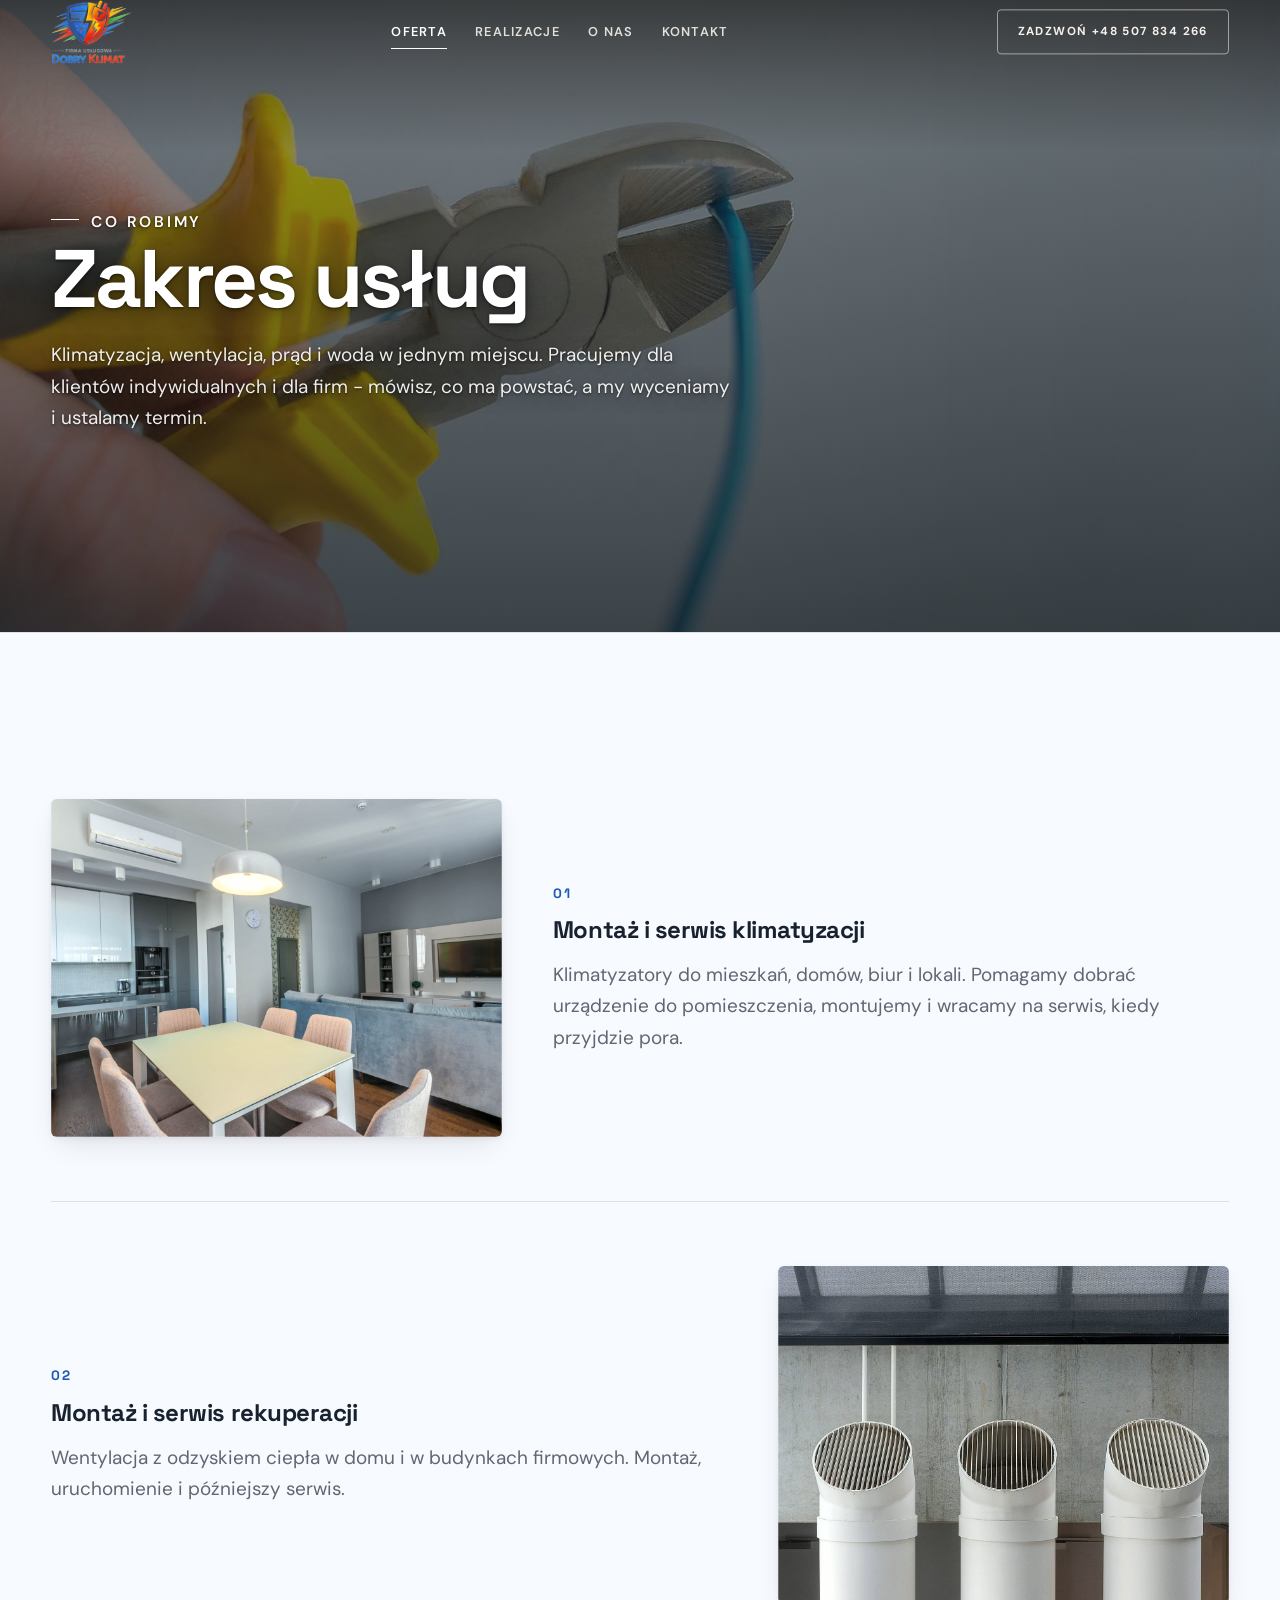
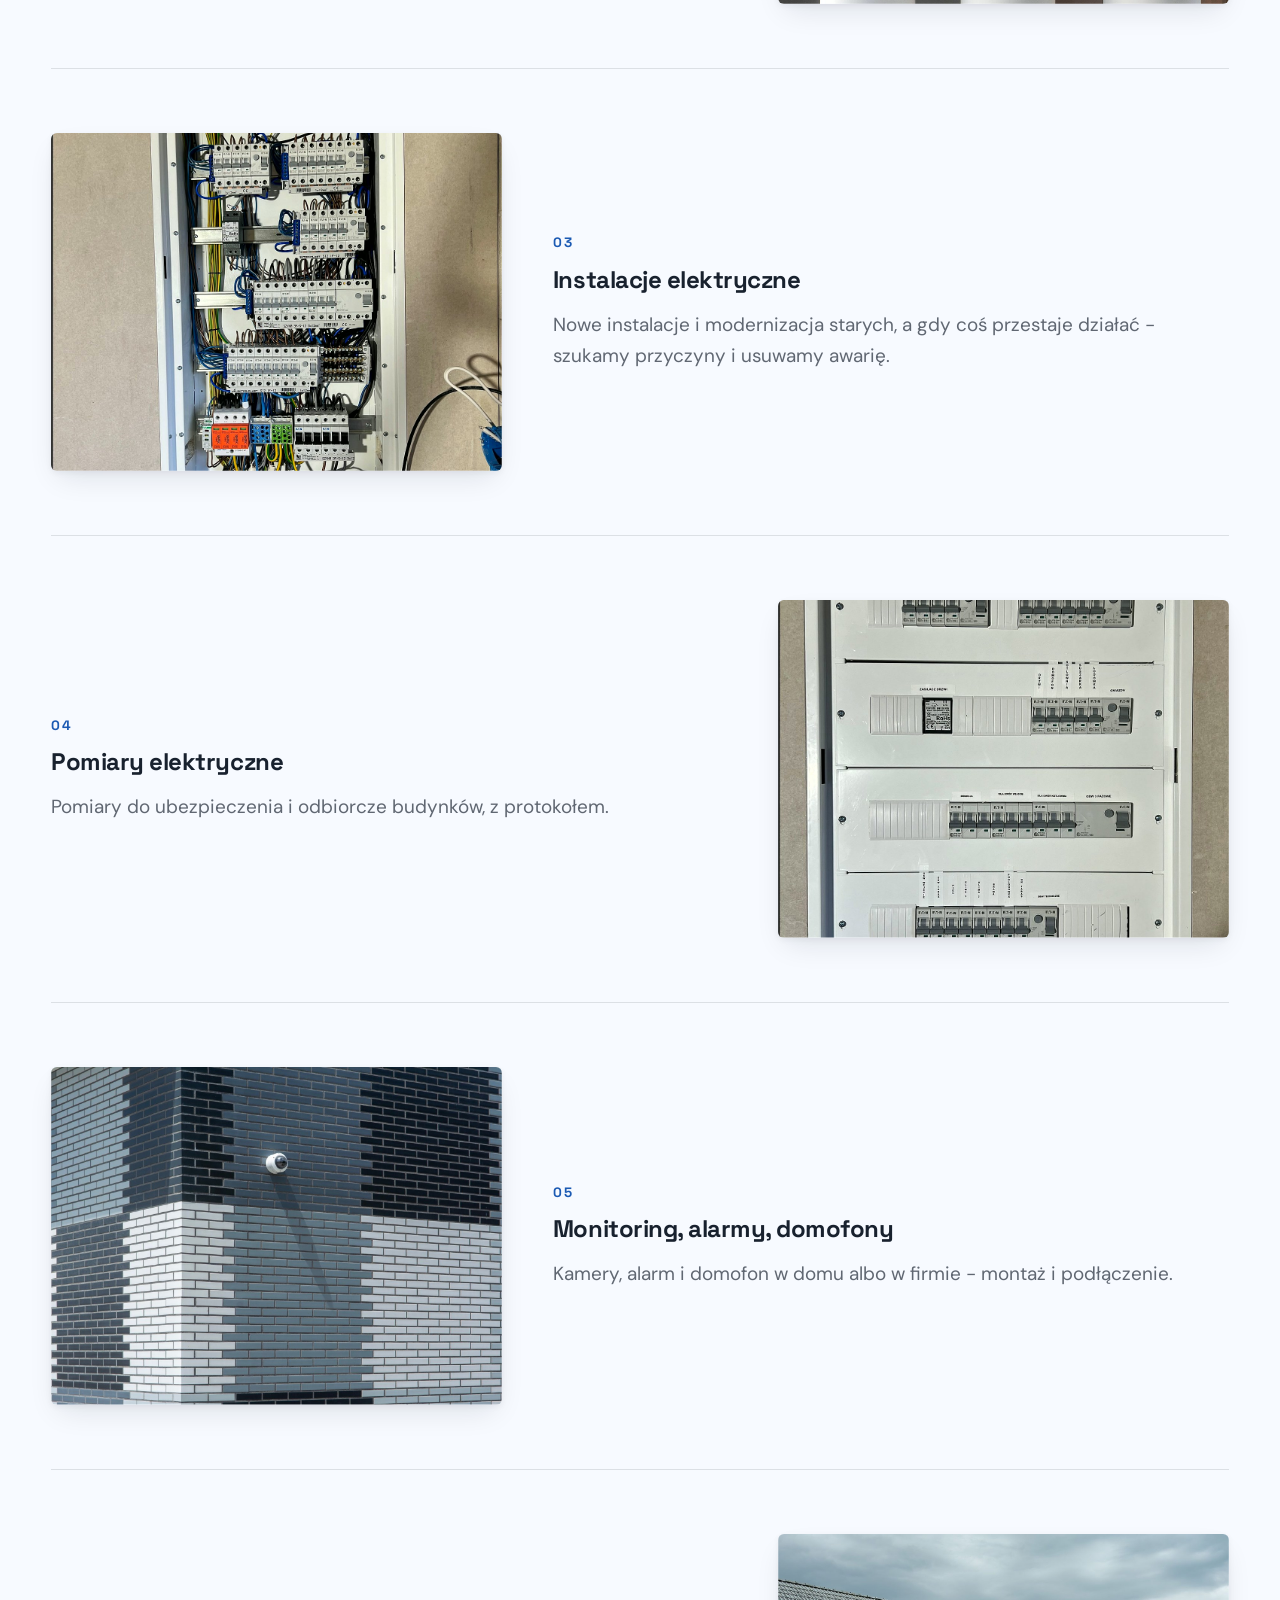
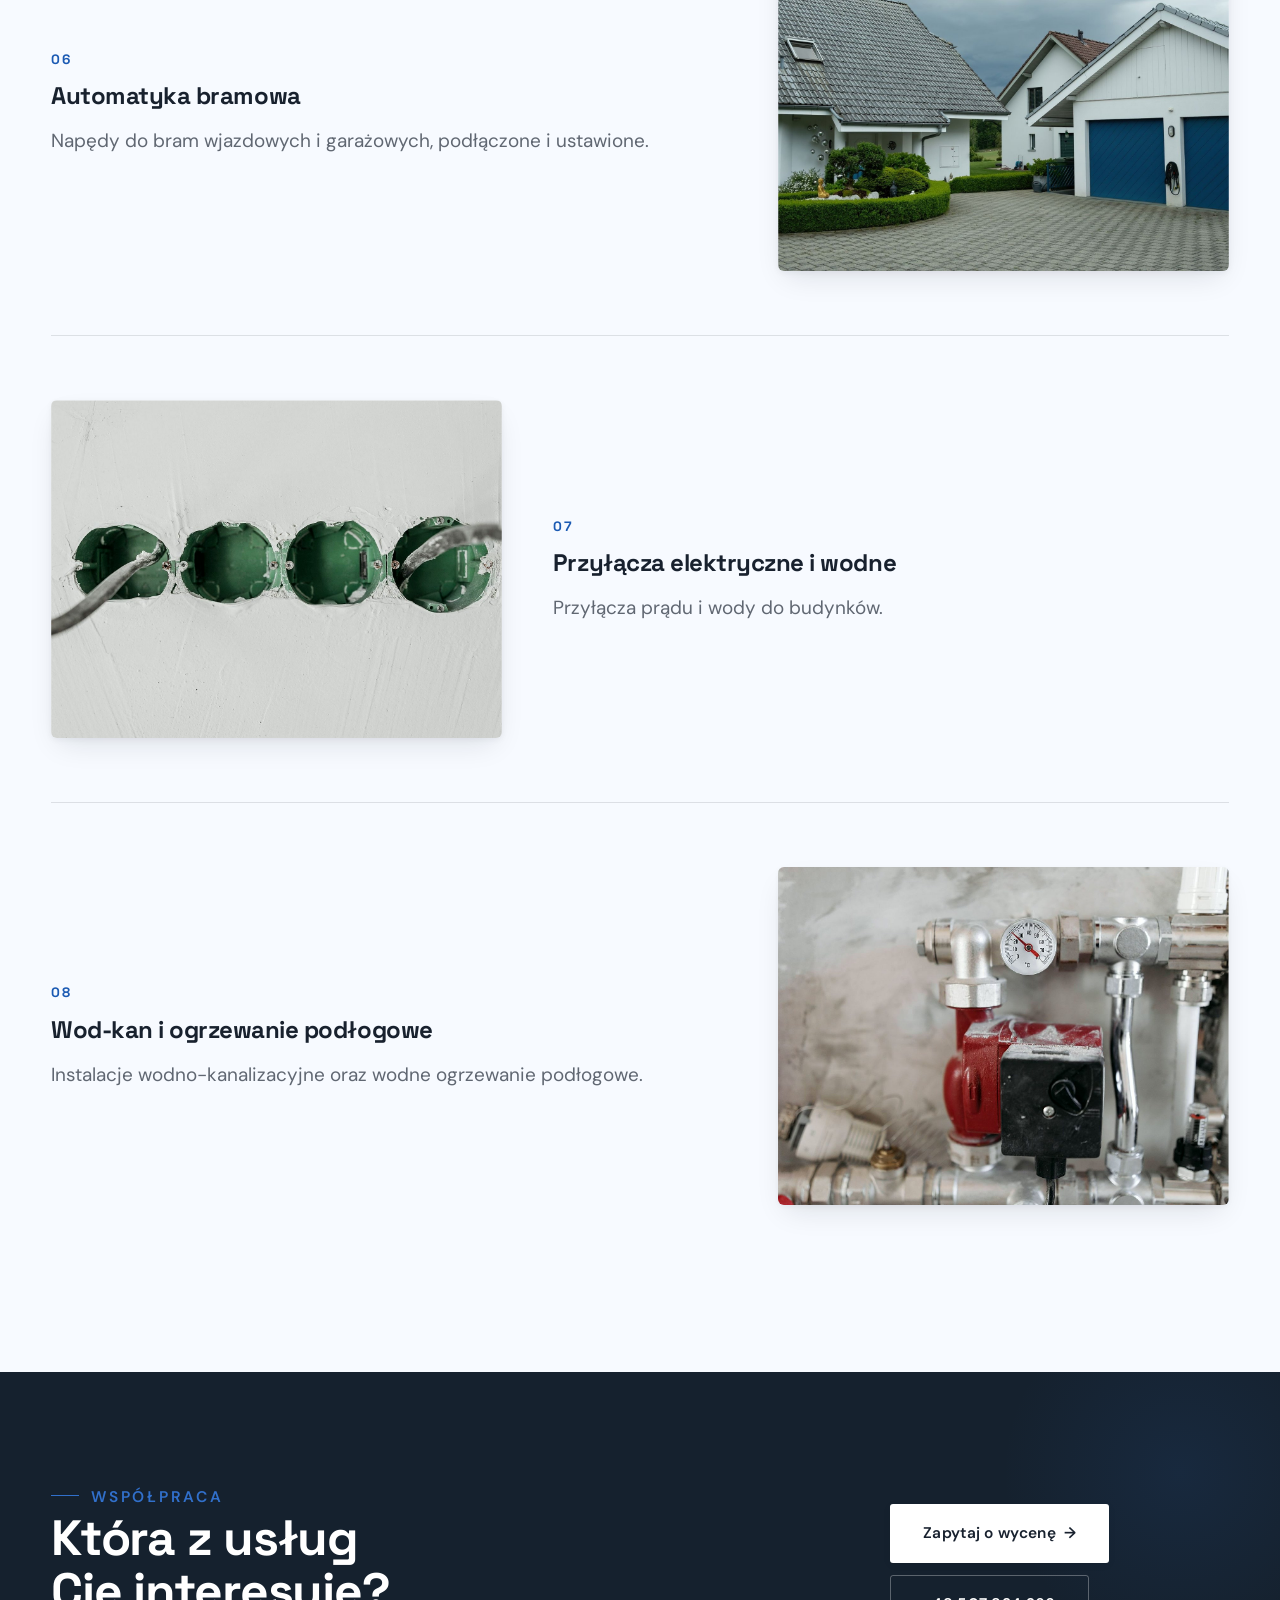
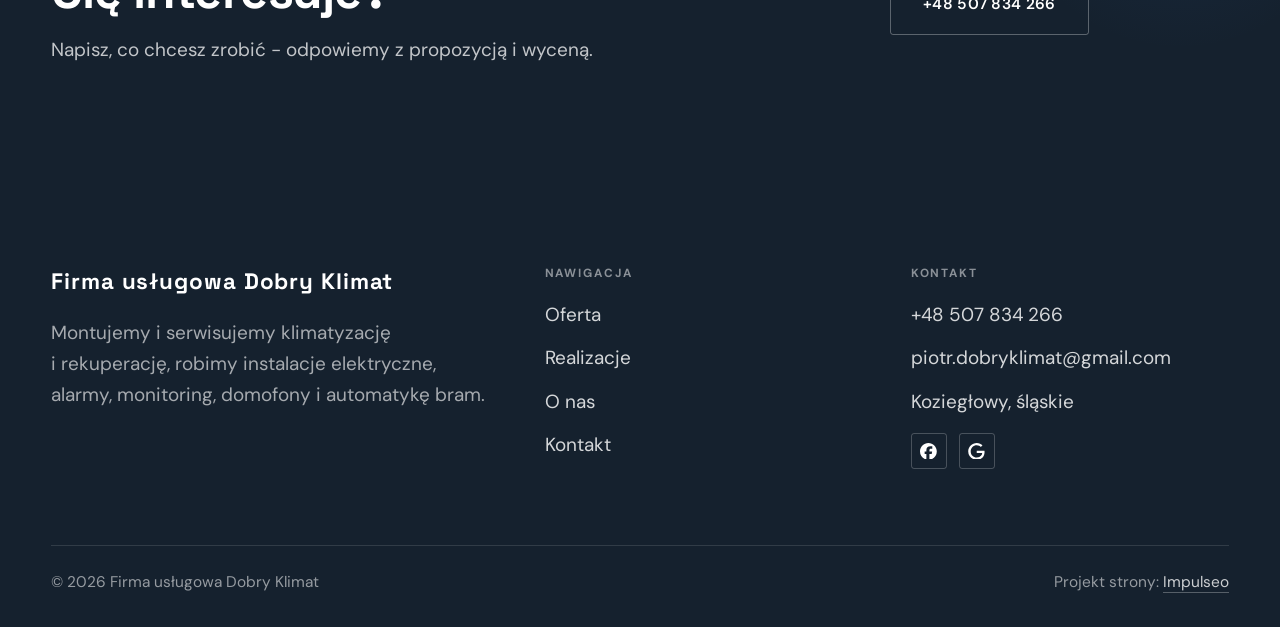
<file: oferta.html>
<!DOCTYPE html>
<html lang="pl">
<head>
<meta charset="UTF-8">
<meta name="viewport" content="width=device-width, initial-scale=1.0">
<title>Oferta - Firma usługowa Dobry Klimat</title>
<meta name="description" content="Firma usługowa Dobry Klimat - montaż i serwis klimatyzacji i rekuperacji, instalacje elektryczne, pomiary, alarmy, monitoring, domofony, automatyka bram, wod-kan i ogrzewanie podłogowe. Województwo śląskie. Bezpłatna wycena.">
<link rel="canonical" href="https://kris20032.github.io/firma-uslugowa-dobry-klimat/oferta.html">
<meta name="robots" content="noindex, nofollow">
<meta property="og:type" content="website">
<meta property="og:locale" content="pl_PL">
<meta property="og:site_name" content="Firma usługowa Dobry Klimat">
<meta property="og:title" content="Oferta - Firma usługowa Dobry Klimat">
<meta property="og:description" content="Firma usługowa Dobry Klimat - montaż i serwis klimatyzacji i rekuperacji, instalacje elektryczne, pomiary, alarmy, monitoring, domofony, automatyka bram, wod-kan i ogrzewanie podłogowe. Województwo śląskie. Bezpłatna wycena.">
<meta property="og:url" content="https://kris20032.github.io/firma-uslugowa-dobry-klimat/oferta.html">
<meta property="og:image" content="https://kris20032.github.io/firma-uslugowa-dobry-klimat/img/og.jpg">
<meta property="og:image:width" content="1200">
<meta property="og:image:height" content="630">
<meta name="twitter:card" content="summary_large_image">
<link rel="preconnect" href="https://fonts.googleapis.com">
<link rel="preconnect" href="https://fonts.gstatic.com" crossorigin>
<link href="https://fonts.googleapis.com/css2?family=Space+Grotesk:wght@500;600;700&family=DM+Sans:opsz,wght@9..40,400;9..40,500;9..40,600&display=swap" rel="stylesheet">
<link rel="stylesheet" href="assets/styles.css?v=31489c7b">
</head>
<body>

<header class="nav">
  <div class="wrap nav-inner">
    <a class="brand brand-has-logo" href="index.html"><img class="brand-logo" src="img/logo.png" alt="Firma usługowa Dobry Klimat" width="360" height="285" decoding="async"></a>
    <nav class="nav-links">
      <a href="oferta.html" class="active" aria-current="page">Oferta</a>
      <a href="realizacje.html">Realizacje</a>
      <a href="o-nas.html">O nas</a>
      <a href="kontakt.html">Kontakt</a>
      <a href="tel:+48507834266" class="btn btn-accent">Zadzwoń +48 507 834 266</a>
    </nav>
    <button class="nav-toggle" aria-label="Menu"><span></span><span></span><span></span></button>
  </div>
</header>

<main>
<section class="pagehead">
  <img src="img/g7.jpg" alt="Firma usługowa Dobry Klimat - Zakres usług" width="1600" height="1066" decoding="async">
  <div class="wrap">
    <span class="eyebrow">Co robimy</span>
    <h1>Zakres usług</h1>
    <p>Klimatyzacja, wentylacja, prąd i woda w jednym miejscu. Pracujemy dla klientów indywidualnych i dla firm - mówisz, co ma powstać, a my wyceniamy i ustalamy termin.</p>
  </div>
</section>
<section>
  <div class="wrap">
    <div class="svc-row reveal">
      <div class="svc-row-art"><img src="img/g11.jpg" alt="Montaż i serwis klimatyzacji" loading="lazy" width="1548" height="1010" decoding="async"></div>
      <div>
        <span class="num">01</span>
        <h3>Montaż i serwis klimatyzacji</h3>
        <p class="muted">Klimatyzatory do mieszkań, domów, biur i lokali. Pomagamy dobrać urządzenie do pomieszczenia, montujemy i wracamy na serwis, kiedy przyjdzie pora.</p>
      </div>
    </div>
    <div class="svc-row rev reveal">
      <div class="svc-row-art"><img src="img/g8.jpg" alt="Montaż i serwis rekuperacji" loading="lazy" width="1600" height="1068" decoding="async"></div>
      <div>
        <span class="num">02</span>
        <h3>Montaż i serwis rekuperacji</h3>
        <p class="muted">Wentylacja z odzyskiem ciepła w domu i w budynkach firmowych. Montaż, uruchomienie i późniejszy serwis.</p>
      </div>
    </div>
    <div class="svc-row reveal">
      <div class="svc-row-art"><img src="img/g1.jpg" alt="Instalacje elektryczne" loading="lazy" width="1198" height="1600" decoding="async"></div>
      <div>
        <span class="num">03</span>
        <h3>Instalacje elektryczne</h3>
        <p class="muted">Nowe instalacje i modernizacja starych, a gdy coś przestaje działać - szukamy przyczyny i usuwamy awarię.</p>
      </div>
    </div>
    <div class="svc-row rev reveal">
      <div class="svc-row-art"><img src="img/about.jpg" alt="Pomiary elektryczne" loading="lazy" width="1198" height="1600" decoding="async"></div>
      <div>
        <span class="num">04</span>
        <h3>Pomiary elektryczne</h3>
        <p class="muted">Pomiary do ubezpieczenia i odbiorcze budynków, z protokołem.</p>
      </div>
    </div>
    <div class="svc-row reveal">
      <div class="svc-row-art"><img src="img/oferta-kamera.jpg" alt="Monitoring, alarmy, domofony" loading="lazy" width="1600" height="1066" decoding="async"></div>
      <div>
        <span class="num">05</span>
        <h3>Monitoring, alarmy, domofony</h3>
        <p class="muted">Kamery, alarm i domofon w domu albo w firmie - montaż i podłączenie.</p>
      </div>
    </div>
    <div class="svc-row rev reveal">
      <div class="svc-row-art"><img src="img/oferta-brama.jpg" alt="Automatyka bramowa" loading="lazy" width="1600" height="1066" decoding="async"></div>
      <div>
        <span class="num">06</span>
        <h3>Automatyka bramowa</h3>
        <p class="muted">Napędy do bram wjazdowych i garażowych, podłączone i ustawione.</p>
      </div>
    </div>
    <div class="svc-row reveal">
      <div class="svc-row-art"><img src="img/g5.jpg" alt="Przyłącza elektryczne i wodne" loading="lazy" width="1600" height="1068" decoding="async"></div>
      <div>
        <span class="num">07</span>
        <h3>Przyłącza elektryczne i wodne</h3>
        <p class="muted">Przyłącza prądu i wody do budynków.</p>
      </div>
    </div>
    <div class="svc-row rev reveal">
      <div class="svc-row-art"><img src="img/g4.jpg" alt="Wod-kan i ogrzewanie podłogowe" loading="lazy" width="1600" height="1068" decoding="async"></div>
      <div>
        <span class="num">08</span>
        <h3>Wod-kan i ogrzewanie podłogowe</h3>
        <p class="muted">Instalacje wodno-kanalizacyjne oraz wodne ogrzewanie podłogowe.</p>
      </div>
    </div>
  </div>
</section>

<section class="cta">
  <div class="wrap">
    <div class="reveal">
      <span class="eyebrow">Współpraca</span>
      <h2>Która z usług Cię interesuje?</h2>
      <p>Napisz, co chcesz zrobić - odpowiemy z propozycją i wyceną.</p>
    </div>
    <div class="cta-actions reveal">
      <a href="kontakt.html" class="btn btn-light">Zapytaj o wycenę <span class="arr">→</span></a>
      <a href="tel:+48507834266" class="btn btn-ghost btn-ghost-cta">+48 507 834 266</a>
    </div>
  </div>
</section>
</main>

<footer>
  <div class="wrap">
    <div class="foot-grid">
      <div class="foot-brand">
        <div class="name">Firma usługowa Dobry Klimat</div>
        <p>Montujemy i serwisujemy klimatyzację i rekuperację, robimy instalacje elektryczne, alarmy, monitoring, domofony i automatykę bram.</p>
      </div>
      <div class="foot-col">
        <h4>Nawigacja</h4>
        <a href="oferta.html">Oferta</a>
        <a href="realizacje.html">Realizacje</a>
        <a href="o-nas.html">O nas</a>
        <a href="kontakt.html">Kontakt</a>
      </div>
      <div class="foot-col">
        <h4>Kontakt</h4>
        <a href="tel:+48507834266">+48 507 834 266</a>
        <a href="mailto:piotr.dobryklimat@gmail.com">piotr.dobryklimat@gmail.com</a>
        <p>Koziegłowy, śląskie</p>
      <div class="foot-soc">
        <a class="soc" href="https://www.facebook.com/p/Firma-Us%C5%82ugowa-Dobry-Klimat-61586777883114/" target="_blank" rel="noopener" aria-label="Facebook - Firma usługowa Dobry Klimat"><svg viewBox="0 0 24 24" aria-hidden="true" focusable="false"><path d="M9.101 23.691v-7.98H6.627v-3.667h2.474v-1.58c0-4.085 1.848-5.978 5.858-5.978.401 0 .955.042 1.468.103a8.68 8.68 0 0 1 1.141.195v3.325a8.623 8.623 0 0 0-.653-.036 26.805 26.805 0 0 0-.733-.009c-.707 0-1.259.096-1.675.309a1.686 1.686 0 0 0-.679.622c-.258.42-.374.995-.374 1.752v1.297h3.919l-.386 2.103-.287 1.564h-3.246v8.245C19.396 23.238 24 18.179 24 12.044c0-6.627-5.373-12-12-12s-12 5.373-12 12c0 5.628 3.874 10.35 9.101 11.647Z" fill="currentColor"/></svg></a>
        <a class="soc" href="https://maps.google.com/?cid=16586068768312883221" target="_blank" rel="noopener" aria-label="Google - Firma usługowa Dobry Klimat"><svg viewBox="0 0 24 24" aria-hidden="true" focusable="false"><path d="M12.48 10.92v3.28h7.84c-.24 1.84-.853 3.187-1.787 4.133-1.147 1.147-2.933 2.4-6.053 2.4-4.827 0-8.6-3.893-8.6-8.72s3.773-8.72 8.6-8.72c2.6 0 4.507 1.027 5.907 2.347l2.307-2.307C18.747 1.44 16.133 0 12.48 0 5.867 0 .307 5.387.307 12s5.56 12 12.173 12c3.573 0 6.267-1.173 8.373-3.36 2.16-2.16 2.84-5.213 2.84-7.667 0-.76-.053-1.467-.173-2.053H12.48z" fill="currentColor"/></svg></a>
      </div>
      </div>
    </div>
    <div class="foot-bot">
      <span>© 2026 Firma usługowa Dobry Klimat</span>
      <span>Projekt strony: <a class="foot-credit" href="https://impulseo.pl" target="_blank" rel="noopener">Impulseo</a></span>
    </div>
  </div>
</footer>
<div class="sticky-call"><a class="sc-call" href="tel:+48507834266"><svg class="ico-tel" width="16" height="16" viewBox="0 0 24 24" fill="none" aria-hidden="true"><path d="M6.6 10.8a15.5 15.5 0 0 0 6.6 6.6l2.2-2.2a1 1 0 0 1 1-.24 11.4 11.4 0 0 0 3.6.58 1 1 0 0 1 1 1V20a1 1 0 0 1-1 1A17 17 0 0 1 3 4a1 1 0 0 1 1-1h3.5a1 1 0 0 1 1 1c0 1.25.2 2.46.58 3.6a1 1 0 0 1-.25 1l-2.23 2.2Z" fill="currentColor"/></svg> Zadzwoń</a><a class="sc-quote" href="kontakt.html">Zapytaj o wycenę</a></div>
<div class="demo-wazne" data-do="2026-10-15" data-cykl="3" hidden><svg class="dw-ico" width="13" height="13" viewBox="0 0 24 24" fill="none" aria-hidden="true"><circle cx="12" cy="12" r="8.6" stroke="currentColor" stroke-width="1.8"/><path d="M12 7.2V12l3.3 2" stroke="currentColor" stroke-width="1.8" stroke-linecap="round"/></svg><span class="dw-txt"></span></div>

<script src="assets/main.js"></script>
</body>
</html>
</file>
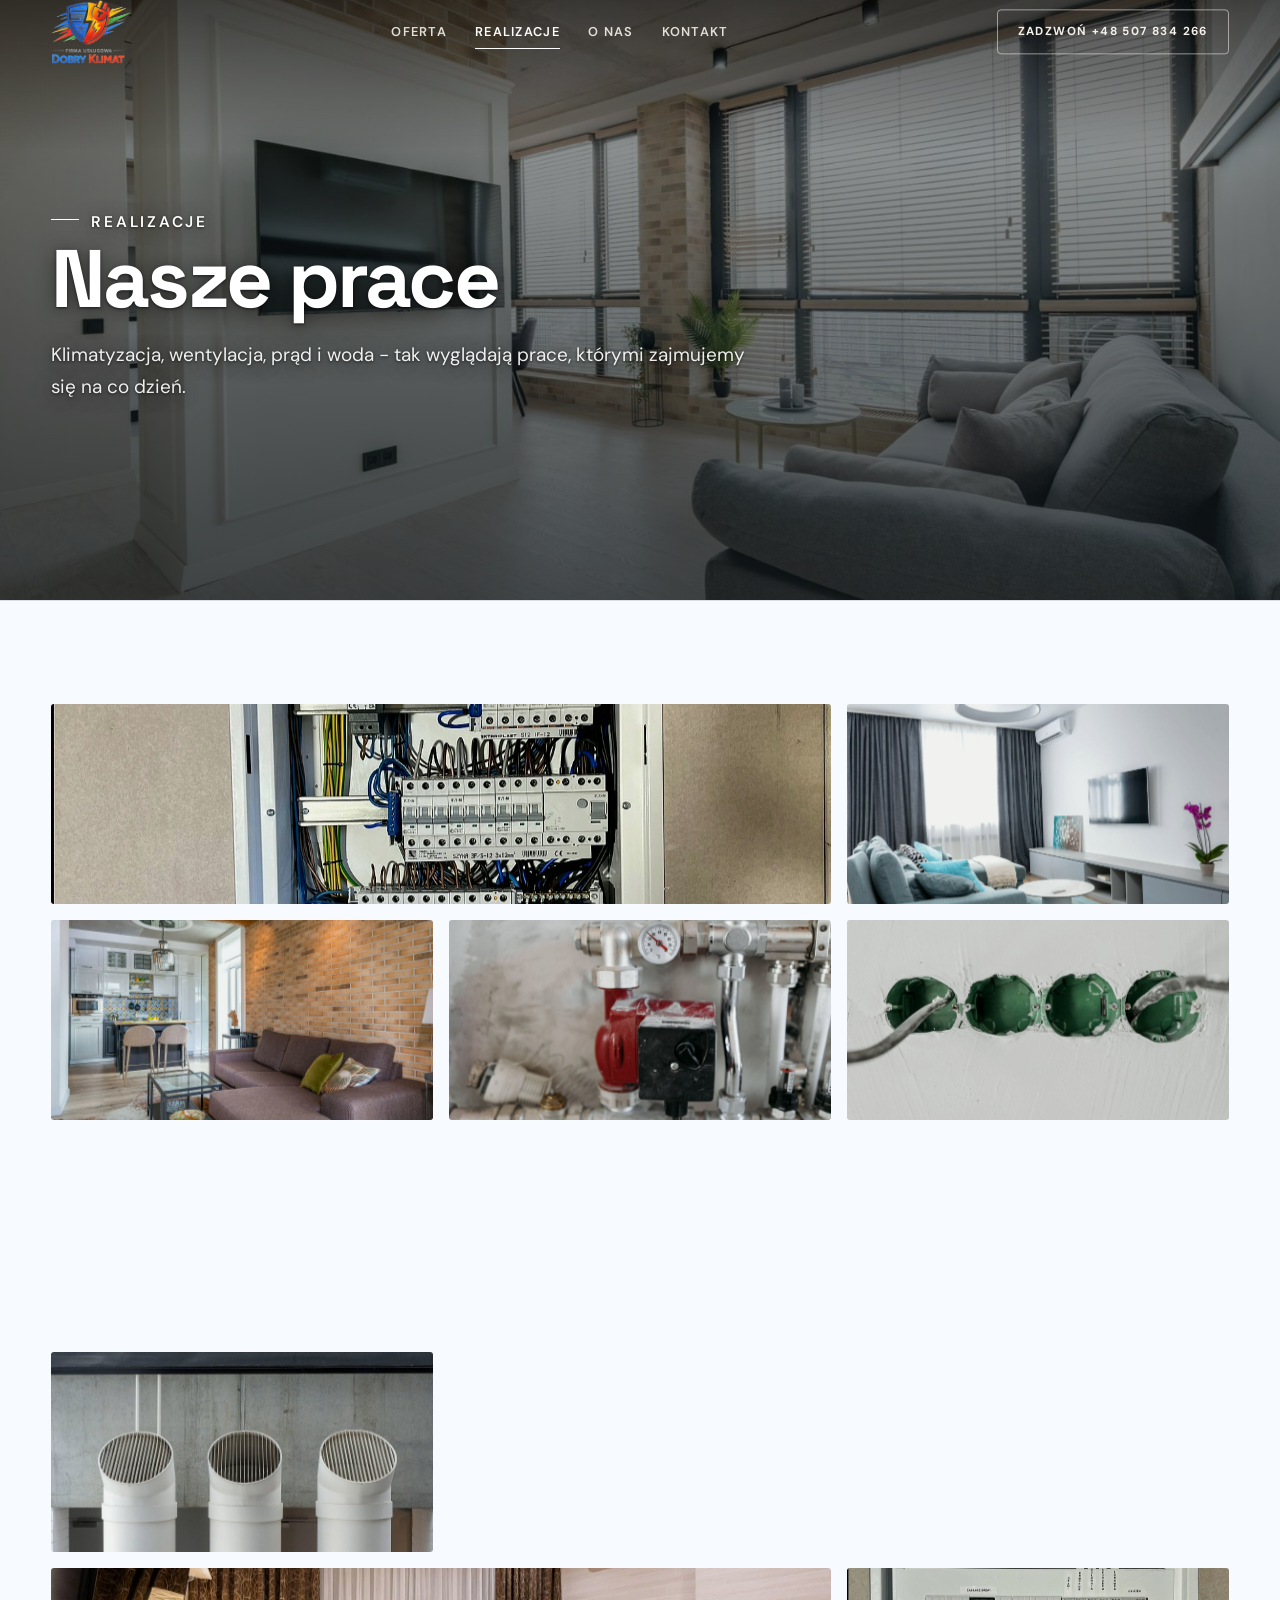
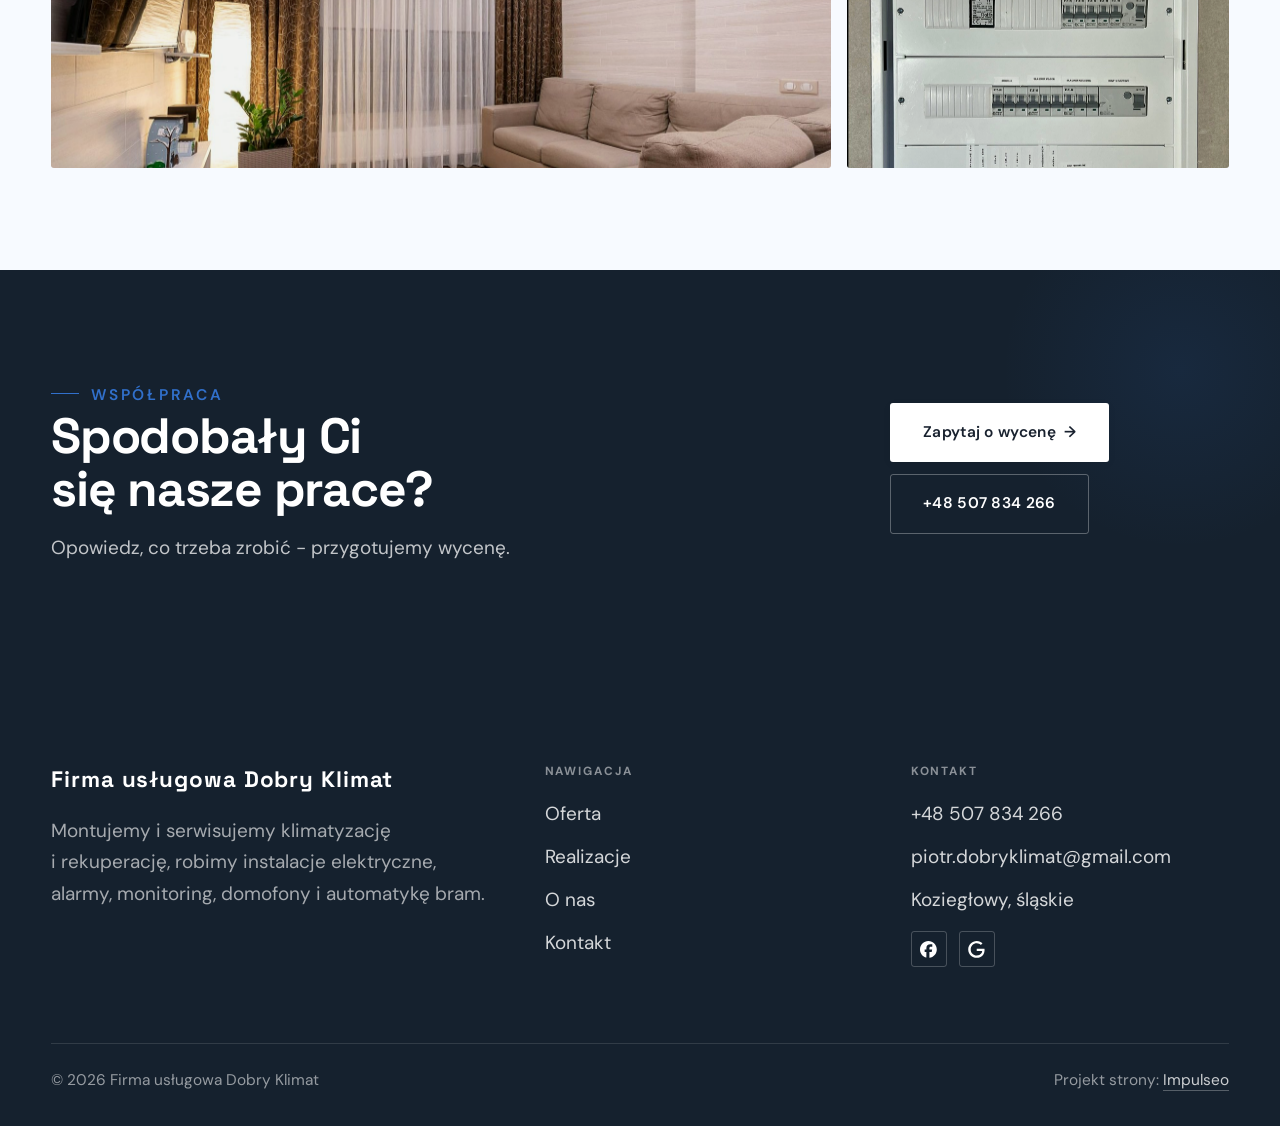
<file: realizacje.html>
<!DOCTYPE html>
<html lang="pl">
<head>
<meta charset="UTF-8">
<meta name="viewport" content="width=device-width, initial-scale=1.0">
<title>Realizacje - Firma usługowa Dobry Klimat</title>
<meta name="description" content="Realizacje Firma usługowa Dobry Klimat: Rozdzielnica w nowym domu, Klimatyzacja w salonie, Klimatyzacja w mieszkaniu z kuchnią, Rozdzielacz ogrzewania podłogowego, Puszki pod nową instalację">
<link rel="canonical" href="https://kris20032.github.io/firma-uslugowa-dobry-klimat/realizacje.html">
<meta name="robots" content="noindex, nofollow">
<meta property="og:type" content="website">
<meta property="og:locale" content="pl_PL">
<meta property="og:site_name" content="Firma usługowa Dobry Klimat">
<meta property="og:title" content="Realizacje - Firma usługowa Dobry Klimat">
<meta property="og:description" content="Realizacje Firma usługowa Dobry Klimat: Rozdzielnica w nowym domu, Klimatyzacja w salonie, Klimatyzacja w mieszkaniu z kuchnią, Rozdzielacz ogrzewania podłogowego, Puszki pod nową instalację">
<meta property="og:url" content="https://kris20032.github.io/firma-uslugowa-dobry-klimat/realizacje.html">
<meta property="og:image" content="https://kris20032.github.io/firma-uslugowa-dobry-klimat/img/og.jpg">
<meta property="og:image:width" content="1200">
<meta property="og:image:height" content="630">
<meta name="twitter:card" content="summary_large_image">
<link rel="preconnect" href="https://fonts.googleapis.com">
<link rel="preconnect" href="https://fonts.gstatic.com" crossorigin>
<link href="https://fonts.googleapis.com/css2?family=Space+Grotesk:wght@500;600;700&family=DM+Sans:opsz,wght@9..40,400;9..40,500;9..40,600&display=swap" rel="stylesheet">
<link rel="stylesheet" href="assets/styles.css?v=31489c7b">
</head>
<body>

<header class="nav">
  <div class="wrap nav-inner">
    <a class="brand brand-has-logo" href="index.html"><img class="brand-logo" src="img/logo.png" alt="Firma usługowa Dobry Klimat" width="360" height="285" decoding="async"></a>
    <nav class="nav-links">
      <a href="oferta.html">Oferta</a>
      <a href="realizacje.html" class="active" aria-current="page">Realizacje</a>
      <a href="o-nas.html">O nas</a>
      <a href="kontakt.html">Kontakt</a>
      <a href="tel:+48507834266" class="btn btn-accent">Zadzwoń +48 507 834 266</a>
    </nav>
    <button class="nav-toggle" aria-label="Menu"><span></span><span></span><span></span></button>
  </div>
</header>

<main>
<section class="pagehead">
  <img src="img/g9.jpg" alt="Firma usługowa Dobry Klimat - Nasze prace" width="1556" height="1022" decoding="async">
  <div class="wrap">
    <span class="eyebrow">Realizacje</span>
    <h1>Nasze prace</h1>
    <p>Klimatyzacja, wentylacja, prąd i woda - tak wyglądają prace, którymi zajmujemy się na co dzień.</p>
  </div>
</section>
<section>
  <div class="wrap">
    <div class="gallery">
      <div class="tile t-two3 reveal"><img src="img/g1.jpg" alt="Firma usługowa Dobry Klimat" loading="lazy" width="1198" height="1600" decoding="async"></div>
      <div class="tile t-third reveal"><img src="img/g2.jpg" alt="Firma usługowa Dobry Klimat" loading="lazy" width="1542" height="1002" decoding="async"></div>
      <div class="tile t-third reveal"><img src="img/g3.jpg" alt="Firma usługowa Dobry Klimat" loading="lazy" width="1600" height="1068" decoding="async"></div>
      <div class="tile t-third reveal"><img src="img/g4.jpg" alt="Firma usługowa Dobry Klimat" loading="lazy" width="1600" height="1068" decoding="async"></div>
      <div class="tile t-third reveal"><img src="img/g5.jpg" alt="Firma usługowa Dobry Klimat" loading="lazy" width="1600" height="1068" decoding="async"></div>
      <div class="tile t-third reveal"><img src="img/g6.jpg" alt="Firma usługowa Dobry Klimat" loading="lazy" width="1600" height="1066" decoding="async"></div>
      <div class="tile t-two3 reveal"><img src="img/g7.jpg" alt="Firma usługowa Dobry Klimat" loading="lazy" width="1600" height="1066" decoding="async"></div>
      <div class="tile t-third reveal"><img src="img/g8.jpg" alt="Firma usługowa Dobry Klimat" loading="lazy" width="1600" height="1068" decoding="async"></div>
      <div class="tile t-third reveal"><img src="img/g10.jpg" alt="Firma usługowa Dobry Klimat" loading="lazy" width="1600" height="1068" decoding="async"></div>
      <div class="tile t-third reveal"><img src="img/g11.jpg" alt="Firma usługowa Dobry Klimat" loading="lazy" width="1548" height="1010" decoding="async"></div>
      <div class="tile t-two3 reveal"><img src="img/g12.jpg" alt="Firma usługowa Dobry Klimat" loading="lazy" width="1600" height="1068" decoding="async"></div>
      <div class="tile t-third reveal"><img src="img/about.jpg" alt="Firma usługowa Dobry Klimat" loading="lazy" width="1198" height="1600" decoding="async"></div>
    </div>
  </div>
</section>
<section class="cta">
  <div class="wrap">
    <div class="reveal">
      <span class="eyebrow">Współpraca</span>
      <h2>Spodobały Ci się nasze prace?</h2>
      <p>Opowiedz, co trzeba zrobić - przygotujemy wycenę.</p>
    </div>
    <div class="cta-actions reveal">
      <a href="kontakt.html" class="btn btn-light">Zapytaj o wycenę <span class="arr">→</span></a>
      <a href="tel:+48507834266" class="btn btn-ghost btn-ghost-cta">+48 507 834 266</a>
    </div>
  </div>
</section>
</main>

<footer>
  <div class="wrap">
    <div class="foot-grid">
      <div class="foot-brand">
        <div class="name">Firma usługowa Dobry Klimat</div>
        <p>Montujemy i serwisujemy klimatyzację i rekuperację, robimy instalacje elektryczne, alarmy, monitoring, domofony i automatykę bram.</p>
      </div>
      <div class="foot-col">
        <h4>Nawigacja</h4>
        <a href="oferta.html">Oferta</a>
        <a href="realizacje.html">Realizacje</a>
        <a href="o-nas.html">O nas</a>
        <a href="kontakt.html">Kontakt</a>
      </div>
      <div class="foot-col">
        <h4>Kontakt</h4>
        <a href="tel:+48507834266">+48 507 834 266</a>
        <a href="mailto:piotr.dobryklimat@gmail.com">piotr.dobryklimat@gmail.com</a>
        <p>Koziegłowy, śląskie</p>
      <div class="foot-soc">
        <a class="soc" href="https://www.facebook.com/p/Firma-Us%C5%82ugowa-Dobry-Klimat-61586777883114/" target="_blank" rel="noopener" aria-label="Facebook - Firma usługowa Dobry Klimat"><svg viewBox="0 0 24 24" aria-hidden="true" focusable="false"><path d="M9.101 23.691v-7.98H6.627v-3.667h2.474v-1.58c0-4.085 1.848-5.978 5.858-5.978.401 0 .955.042 1.468.103a8.68 8.68 0 0 1 1.141.195v3.325a8.623 8.623 0 0 0-.653-.036 26.805 26.805 0 0 0-.733-.009c-.707 0-1.259.096-1.675.309a1.686 1.686 0 0 0-.679.622c-.258.42-.374.995-.374 1.752v1.297h3.919l-.386 2.103-.287 1.564h-3.246v8.245C19.396 23.238 24 18.179 24 12.044c0-6.627-5.373-12-12-12s-12 5.373-12 12c0 5.628 3.874 10.35 9.101 11.647Z" fill="currentColor"/></svg></a>
        <a class="soc" href="https://maps.google.com/?cid=16586068768312883221" target="_blank" rel="noopener" aria-label="Google - Firma usługowa Dobry Klimat"><svg viewBox="0 0 24 24" aria-hidden="true" focusable="false"><path d="M12.48 10.92v3.28h7.84c-.24 1.84-.853 3.187-1.787 4.133-1.147 1.147-2.933 2.4-6.053 2.4-4.827 0-8.6-3.893-8.6-8.72s3.773-8.72 8.6-8.72c2.6 0 4.507 1.027 5.907 2.347l2.307-2.307C18.747 1.44 16.133 0 12.48 0 5.867 0 .307 5.387.307 12s5.56 12 12.173 12c3.573 0 6.267-1.173 8.373-3.36 2.16-2.16 2.84-5.213 2.84-7.667 0-.76-.053-1.467-.173-2.053H12.48z" fill="currentColor"/></svg></a>
      </div>
      </div>
    </div>
    <div class="foot-bot">
      <span>© 2026 Firma usługowa Dobry Klimat</span>
      <span>Projekt strony: <a class="foot-credit" href="https://impulseo.pl" target="_blank" rel="noopener">Impulseo</a></span>
    </div>
  </div>
</footer>
<div class="sticky-call"><a class="sc-call" href="tel:+48507834266"><svg class="ico-tel" width="16" height="16" viewBox="0 0 24 24" fill="none" aria-hidden="true"><path d="M6.6 10.8a15.5 15.5 0 0 0 6.6 6.6l2.2-2.2a1 1 0 0 1 1-.24 11.4 11.4 0 0 0 3.6.58 1 1 0 0 1 1 1V20a1 1 0 0 1-1 1A17 17 0 0 1 3 4a1 1 0 0 1 1-1h3.5a1 1 0 0 1 1 1c0 1.25.2 2.46.58 3.6a1 1 0 0 1-.25 1l-2.23 2.2Z" fill="currentColor"/></svg> Zadzwoń</a><a class="sc-quote" href="kontakt.html">Zapytaj o wycenę</a></div>
<div class="demo-wazne" data-do="2026-10-15" data-cykl="3" hidden><svg class="dw-ico" width="13" height="13" viewBox="0 0 24 24" fill="none" aria-hidden="true"><circle cx="12" cy="12" r="8.6" stroke="currentColor" stroke-width="1.8"/><path d="M12 7.2V12l3.3 2" stroke="currentColor" stroke-width="1.8" stroke-linecap="round"/></svg><span class="dw-txt"></span></div>

<script src="assets/main.js"></script>
</body>
</html>
</file>
<file: assets/styles.css>
/* ============================================================
   STOLBASZ — premium, architektoniczny B2B fit-out
   Jasna paleta, zero brązu. System wg premium-web-craft.
   Projekt strony: Impulseo (impulseo.pl)
   ============================================================ */

:root{
  /* PALETA — jasna, architektoniczna, chłodna */
  --paper:#F4F6F8;          /* główne tło */
  --paper-2:#E7EBEF;        /* sekcje alternatywne (chłodny jasny szary) */
  --paper-3:#E7EBEF;        /* delikatne wypełnienia */
  --ink:#15212E;            /* tekst główny — chłodny grafit */
  --ink-soft:#243443;       /* nagłówki drugorzędne */
  --muted:#6B7785;          /* tekst poboczny */
  --line:rgba(21,33,46,.12);/* hairline */
  --accent:#E8A317;         /* stonowany petrol-slate — jedyny akcent */
  --accent-d:#C9870C;
  --accent-soft:rgba(232,163,23,.10);
  --dark:#15212E;           /* sekcje ciemne (stopka/CTA) */

  /* HOVER ZDJĘĆ — JEDEN standard dla całego silnika (decyzja K. 04.08.2026, artefakt z wariantami).
     AKTUALNE (K.+Szymon 09.08.2026, wybór z artefaktu 6 wariantów): zoom 1.05 przy 1.4s -
     przy tak długim czasie mocniejszy kadr NIE skacze, tylko „oddycha". Poprzedni standard
     (1.02 / .55s z 04.08) odbierany jako dynamiczny i szybki.
     Spoczynek lekko przygaszony, ale TYLKO tam, gdzie jest mysz (@media hover:hover) —
     na telefonie zdjęcia zostają w pełnej jasności. */
  --img-zoom:1.05;                   /* K.+Szymon 09.08: wariant F z artefaktu porównawczego */
  --img-rest:brightness(.95) saturate(.99);
  --img-hot:brightness(1.06) saturate(1.05);
  --img-dur:1.4s;                    /* K.+Szymon 09.08 (wariant F): powoli = elegancko */
  --img-ease:cubic-bezier(.16,.84,.44,1);  /* miękki ogon, efekt „oddychania" */

  /* ODSTĘPY — skala 4/8 */
  --space-1:4px; --space-2:8px; --space-3:12px; --space-4:16px; --space-5:24px;
  --space-6:32px; --space-7:48px; --space-8:64px; --space-9:96px; --space-10:128px;

  /* TYPOGRAFIA — fluid clamp() (skala podbita 16.07.2026: większe, czytelniejsze litery — uwaga Adama) */
  --text-sm:clamp(.9rem,.87rem + .12vw,1rem);
  --text-base:clamp(1.08rem,1.04rem + .18vw,1.2rem);
  --text-lg:clamp(1.24rem,1.15rem + .34vw,1.44rem);
  --text-h3:clamp(1.34rem,1.22rem + .55vw,1.66rem);
  --text-h2:clamp(2.1rem,1.66rem + 2.1vw,3.1rem);
  --text-h1:clamp(2.9rem,2.1rem + 4vw,5.1rem);

  /* PROMIENIE — architektoniczne, raczej ostre */
  --r-sm:3px; --r-md:6px; --r-lg:10px;

  /* RUCH */
  --ease:cubic-bezier(.25,.46,.45,.94); --dur:.24s;

  /* CIENIE — miękkie, warstwowe */
  --sh-sm:0 1px 2px rgba(16,24,32,.04), 0 2px 8px rgba(16,24,32,.05);
  --sh-md:0 2px 6px rgba(16,24,32,.05), 0 12px 28px -8px rgba(16,24,32,.12);
  --sh-lg:0 6px 14px rgba(16,24,32,.07), 0 26px 56px -18px rgba(16,24,32,.22);

  --hairline:1px solid var(--line);

  --font-display:'Space Grotesk','Inter',sans-serif;
  --font-body:'DM Sans','Inter',sans-serif;
}

*{box-sizing:border-box;margin:0;padding:0}
html{scroll-behavior:smooth}
body{
  font-family:var(--font-body);
  font-size:var(--text-base);
  line-height:1.65;
  color:var(--ink);
  background:var(--paper);
  -webkit-font-smoothing:antialiased;
  text-rendering:optimizeLegibility;
}
img{max-width:100%;height:auto;display:block}  /* height:auto = width/height z atrybutów trzyma proporcje (TOP#12) */
a{color:inherit;text-decoration:none}

.wrap{width:min(92%,1180px);margin-inline:auto}
section{padding-block:clamp(52px,6.5vw,96px)}

h1,h2,h3{font-family:var(--font-display);font-weight:700;line-height:1.08;letter-spacing:-.02em;color:var(--ink)}
h1{font-size:var(--text-h1);letter-spacing:-.035em}
h2{font-size:var(--text-h2);letter-spacing:-.025em}
h3{font-size:var(--text-h3)}
/* MIARA — długość wiersza. WCAG 2.2 SC 1.4.8: max 80 znaków; Butterick: 45–90.
   68ch daje realnie 72–78 znaków polskiego tekstu, czyli z zapasem pod granicą.
   Wcześniej limit miał TYLKO <p> — <li>, <blockquote> i <dd> nie miały żadnego,
   i to jedyny powód, dla którego 23 bloki na dwóch oddanych stronach jadą po
   83–106 znaków w wierszu (pomiar 07.08.2026, bramka `miara`).
   ⚠️ Listy i definicje ograniczamy TYLKO bez klasy: `ul`/`ol` z klasą to u nas
   układ (siatki kafli, menu), a nie tekst ciągły — tam miarę wyznacza układ. */
/* 60ch, nie 68ch (K. 10.08): po zmianie fontów na węższe kroje (DM Sans i spółka)
   w 68ch mieściło się ~90 znaków - bramka pikselowa słusznie zgłaszała przekroczenie
   granicy 80. Pomiar na żywej przeglądarce: 60ch = 90 znaków, 53ch = ~78 znaków, czyli normę WCAG 1.4.8. */
:root{ --miara:53ch }
p{max-width:min(100%,var(--miara))}
blockquote,
ul:not([class])>li, ol:not([class])>li,
dl:not([class])>dd{max-width:min(100%,var(--miara))}

/* ⚠️ Świadomie BEZ wyjątku `.tile p,.card p,.svc p{max-width:none}`, choć nasuwa się sam:
   te akapity BYŁY już ograniczone (stare `p{max-width:65ch}`), więc „wyjątek" nie odblokowałby
   niczego nowego — tylko ROZLUŹNIŁ stan sprzed zmiany na wszystkich demach naraz.
   `figcaption` żadna z reguł wyżej nie dotyczy, więc też nie potrzebuje zwolnienia. */

/* ŁAMANIE. `balance` wyrównuje długości wierszy w nagłówku, `pretty` pilnuje ostatniego
   wiersza akapitu, żeby nie został w nim jeden wyraz. Obsługiwane od Chrome 117 /
   Safari 17.5; starsze przeglądarki po prostu ignorują tę własność.
   `text-wrap:pretty` nie występowało dotąd ANI RAZ w silniku ani w repo klientów. */
h1,h2,h3,.lead,.lede{text-wrap:balance}
p,li,blockquote,dd{text-wrap:pretty}

.eyebrow{
  font-family:var(--font-body);
  font-size:var(--text-sm);
  font-weight:600;
  letter-spacing:.18em;
  text-transform:uppercase;
  color:var(--accent);
  display:inline-flex;align-items:center;gap:var(--space-3);
}
/* flex:none + margin-top = kreska trzyma się PIERWSZEJ linii. Wcześniej align-items:center
   centrowało ją względem całego bloku i przy zawinięciu (długi kicker typu
   „…WNĘTRZ · LESZNO · OD 2019") druga linia lądowała z brzydkim wcięciem. */
.eyebrow{align-items:flex-start}
.eyebrow>*,.eyebrow{text-wrap:balance}   /* dlugi kicker lamal sie na sierote typu samo „2019" w drugiej linii */
.eyebrow::before{content:"";width:28px;height:1px;background:var(--accent);display:inline-block;flex:none;margin-top:.62em}

.muted{color:var(--muted)}
.lead{font-size:var(--text-lg);line-height:1.55;color:var(--ink-soft);max-width:50ch}

/* ---------- BUTTONS ---------- */
.btn{
  display:inline-flex;align-items:center;gap:var(--space-2);
  font-weight:600;font-size:var(--text-sm);letter-spacing:.02em;
  padding:var(--space-4) var(--space-6);
  border-radius:var(--r-sm);
  transition:transform var(--dur) var(--ease),box-shadow var(--dur) var(--ease),background var(--dur) var(--ease);
  cursor:pointer;border:1px solid transparent;
}
.btn-accent{background:var(--accent);color:#fff;box-shadow:var(--sh-sm)}
.btn-accent:hover{background:var(--accent-d);transform:translateY(-2px);box-shadow:var(--sh-md)}
.btn-accent:active{transform:translateY(0);box-shadow:var(--sh-sm)}
.btn-ghost{background:transparent;color:var(--ink);border-color:var(--line)}
.btn-ghost:hover{border-color:var(--accent);color:var(--accent);transform:translateY(-2px)}
.btn-light{background:#fff;color:var(--ink);box-shadow:var(--sh-sm)}
.btn-light:hover{transform:translateY(-2px);box-shadow:var(--sh-md)}
.btn .arr{transition:transform var(--dur) var(--ease)}
.btn:hover .arr{transform:translateX(4px)}

/* ---------- NAV ---------- */
.nav{
  position:sticky;top:0;z-index:50;
  background:color-mix(in srgb,var(--paper) 88%,transparent);
  backdrop-filter:saturate(140%) blur(10px);
  border-bottom:var(--hairline);
}
.nav-inner{display:flex;align-items:center;justify-content:space-between;gap:var(--space-5);height:72px}
/* ANTY-NACHODZENIE (K. 05.08.2026): długa nazwa firmy + przycisk z pełnym numerem nie mieściły się w pasku
   i flex ściskał linki PONIŻEJ ich treści - "Kontakt" wchodził na ramkę "Zadzwoń +48 ...". Teraz ustępuje
   nazwa marki (skrót wielokropkiem), a menu i przycisk nigdy się nie kurczą ani nie zachodzą na siebie. */
.brand{display:flex;flex-direction:column;line-height:1;min-width:0;flex:0 1 auto}
.brand .name{font-family:var(--font-display);font-weight:800;font-size:1.35rem;letter-spacing:.04em;white-space:nowrap;overflow:hidden;text-overflow:ellipsis}
.brand .sub{font-size:.62rem;letter-spacing:.34em;text-transform:uppercase;color:var(--muted);margin-top:5px;white-space:nowrap;overflow:hidden;text-overflow:ellipsis}
.nav-links{display:flex;align-items:center;gap:var(--space-6);flex:0 0 auto}
.nav-links a{font-size:var(--text-sm);font-weight:500;color:var(--ink-soft);position:relative;padding-block:4px;white-space:nowrap;transition:color var(--dur) var(--ease)}
.nav-links a::after{content:"";position:absolute;left:0;bottom:0;width:0;height:1.5px;background:var(--accent);transition:width var(--dur) var(--ease)}
.nav-links a:hover,.nav-links a.active{color:var(--ink)}
.nav-links a:hover::after,.nav-links a.active::after{width:100%}
.nav-links .btn{padding:var(--space-2) var(--space-5)}
/* przyciski w nav: właściwy kolor (przebij .nav-links a) + bez podkreślenia */
.nav-links a.btn-accent{color:#fff}
.nav-links a.btn-ghost,.nav-links a.btn-light{color:var(--ink)}
/* CTA w pasku: NIE podkreślenie spod linków menu, ale ten sam przelatujący błysk,
   co na wszystkich innych przyciskach (zgłoszenie K. 13.08.2026 - „na hero jest efekt
   światła przechodzącego przez przycisk, na navbarze go nie ma, a mają być identyczne").
   Reguła `.nav-links a::after` jest silniejsza od `.btn::after`, więc trzeba jej
   geometrię wyzerować i wpisać połysk z nazwy - samo `display:none` gasiło efekt. */
.nav-links a.btn::after{
  display:block;content:"";position:absolute;inset:0;z-index:-1;pointer-events:none;
  width:auto;height:auto;border-radius:inherit;   /* kasuje geometrię podkreślenia (width:0;height:1.5px) */
  background:linear-gradient(100deg,transparent 32%,rgba(255,255,255,.20) 50%,transparent 68%);
  translate:-120% 0}
@media (prefers-reduced-motion:no-preference){
  .nav-links a.btn:hover::after{translate:120% 0;transition:translate .75s var(--mt-ease,cubic-bezier(.16,.84,.44,1))}
}
.nav-toggle{display:none;background:none;border:none;cursor:pointer;flex-direction:column;gap:5px;padding:8px}
.nav-toggle span{width:24px;height:2px;background:var(--ink);transition:var(--dur)}
/* Ciasny zakres MIĘDZY menu mobilnym a pełnym pulpitem: zbijamy odstępy i nazwę marki,
   żeby wszystko zmieściło się naturalnie, zanim w ogóle dojdzie do skracania wielokropkiem. */
@media(max-width:1280px) and (min-width:921px){
  .nav-links{gap:var(--space-4)}
  .nav-links .btn{padding:var(--space-2) var(--space-4)}
  .brand .name{font-size:1.15rem}
}

/* ---------- HERO (split) ---------- */
.hero{position:relative;overflow:hidden;border-bottom:var(--hairline)}
.hero-grid{display:grid;grid-template-columns:1.05fr .95fr;gap:clamp(24px,4vw,60px);align-items:center;
  padding-block:clamp(36px,4.5vw,64px)}
.hero-copy .eyebrow{margin-bottom:var(--space-5)}
.hero-copy h1{margin-bottom:var(--space-5)}
.hero-copy .lead{margin-bottom:var(--space-7)}
.hero-actions{display:flex;flex-wrap:wrap;gap:var(--space-4)}
.hero-art{position:relative;aspect-ratio:4/3;border-radius:var(--r-lg);overflow:hidden;box-shadow:var(--sh-lg)}
.hero-art img{width:100%;height:100%;object-fit:cover}
.hero-art::after{content:"";position:absolute;inset:0;background:linear-gradient(180deg,transparent 55%,rgba(18,24,28,.28))}
.hero-badge{position:absolute;left:var(--space-5);bottom:var(--space-5);z-index:2;
  background:rgba(252,252,251,.94);backdrop-filter:blur(4px);
  border-radius:var(--r-md);padding:var(--space-4) var(--space-5);box-shadow:var(--sh-md);max-width:78%}
.hero-badge strong{display:block;font-family:var(--font-display);font-size:1rem;letter-spacing:-.01em}
.hero-badge span{font-size:var(--text-sm);color:var(--muted)}

/* ---------- HERO duży / kinowy (strona główna) ---------- */
.hero-cine{position:relative;min-height:clamp(560px,82vh,840px);min-height:clamp(560px,82svh,840px);display:flex;align-items:center;overflow:hidden;border-bottom:var(--hairline)}
.hero-cine>img{position:absolute;inset:0;width:100%;height:100%;object-fit:cover;z-index:0}
.hero-cine::after{content:"";position:absolute;inset:0;z-index:1;
  background:linear-gradient(95deg,rgba(13,18,23,.86) 0%,rgba(13,18,23,.64) 32%,rgba(13,18,23,.24) 62%,rgba(13,18,23,.04) 100%)}
.hero-cine .wrap{position:relative;z-index:2;padding-block:var(--space-8)}
.hero-cine .hero-copy{max-width:660px}
.hero-cine .eyebrow{color:#fff;margin-bottom:var(--space-5)}
.hero-cine .eyebrow::before{background:#fff}
.hero-cine h1{color:#fff;margin-bottom:var(--space-5);font-size:clamp(2.9rem,2rem + 4.4vw,5.2rem);text-wrap:balance}
.hero-cine .lead{color:rgba(255,255,255,.92);max-width:48ch;margin-bottom:var(--space-7)}
.hero-cine .hero-actions{display:flex;flex-wrap:wrap;gap:var(--space-4)}
/* NISKIE OKNO (laptop z dokiem i paskami przeglądarki ma ~700-780 px wysokości widoku):
   H1 do 5.2rem + długi lead nie mieściły się i przyciski wypadały POD krawędź ekranu -
   klient widział stronę bez ani jednego CTA. Skalujemy w dół, zamiast przycinać treść. */
@media(min-width:821px) and (max-height:820px){
  .hero-cine{min-height:clamp(520px,94svh,780px)}
  .hero-cine .wrap{padding-block:var(--space-6)}
  .hero-cine h1{font-size:clamp(2.2rem,1.5rem + 2.6vw,3.6rem);margin-bottom:var(--space-4)}
  .hero-cine .eyebrow{margin-bottom:var(--space-4)}
  .hero-cine .lead{margin-bottom:var(--space-5);max-width:44ch}
}
@media(max-width:680px){
  .hero-cine{min-height:clamp(520px,76vh,640px);min-height:clamp(520px,76svh,640px);align-items:flex-end}
  .hero-cine::after{background:linear-gradient(0deg,rgba(13,18,23,.9) 6%,rgba(13,18,23,.45) 55%,rgba(13,18,23,.25) 100%)}
  .hero-cine .wrap{padding-bottom:var(--space-9)}
  /* TELEFON (~90% oglądających): lead potrafił zająć 8 linii i zepchnąć CTA poza pierwszy ekran.
     Zwężamy interlinię i skalę - treści nie ucinamy, bo to ona sprzedaje. */
  .hero-cine .lead{font-size:.98rem;line-height:1.5;margin-bottom:var(--space-5)}
  .hero-cine .eyebrow{font-size:.72rem;letter-spacing:.13em;margin-bottom:var(--space-4)}
  .hero-cine .eyebrow::before{width:20px}
  .hero-cine h1{margin-bottom:var(--space-4)}
}

/* full-bleed hero variant (podstrony) */
.pagehead{position:relative;min-height:46vh;min-height:46svh;display:flex;align-items:flex-end;overflow:hidden;border-bottom:var(--hairline)}
.pagehead img{position:absolute;inset:0;width:100%;height:100%;object-fit:cover}
/* 10.08.2026 (decyzja K.): mocniejsze przyciemnienie + cień pod tekstem. Bramka mierzyła na
   nagłówkach podstron 3,38-3,43:1 przy wymaganych 4,5 — jasne zdjęcie (hala, śnieg, niebo)
   podchodziło pod biały tekst. Zdjęcia klientów są różne, więc kontrast musi dawać WARSTWA,
   a nie szczęśliwy dobór kadru. */
.pagehead::after{content:"";position:absolute;inset:0;background:linear-gradient(180deg,rgba(18,24,28,.40),rgba(18,24,28,.76))}
.pagehead .wrap{position:relative;z-index:2;padding-block:var(--space-9);color:#fff}
.pagehead h1{color:#fff;max-width:18ch;text-shadow:0 2px 16px rgba(0,0,0,.55)}
.pagehead .eyebrow{color:#fff}
.pagehead .eyebrow::before{background:#fff}
.pagehead p{color:rgba(255,255,255,.92);margin-top:var(--space-4);max-width:54ch;text-shadow:0 1px 12px rgba(0,0,0,.5)}

/* ---------- STRIP (pasek skrótów / liczby) ---------- */
.strip{background:var(--dark);color:#fff}
/* PASEK HASEŁ — standard 04.08.2026 (decyzja K.): 5 haseł w JEDNYM rzędzie, tekst WYŚRODKOWANY,
   węższe marginesy boczne niż reszta strony (pasek ma iść szerzej), równe wysokości kolumn. */
.strip .wrap{width:min(96%,1440px);display:grid;grid-template-columns:repeat(5,1fr);
  gap:var(--space-5);padding-block:var(--space-7);align-items:stretch}
.strip .item .k{font-family:var(--font-display);font-size:clamp(1.05rem,.82rem + .85vw,1.55rem);
  font-weight:800;letter-spacing:-.02em;color:#fff;line-height:1.18;text-wrap:balance}
.strip .item .v{font-size:var(--text-sm);color:rgba(255,255,255,.66);margin-top:var(--space-2);line-height:1.4}
.strip .item{border-left:2px solid var(--accent);padding-inline:var(--space-4);
  text-align:center;display:flex;flex-direction:column;justify-content:center}
/* liczba kolumn = liczba haseł, żeby ostatnie nie zostawało samo w drugim rzędzie.
   Klasę n-N nadaje multipage.py; domyślnie (bez klasy) pasek jest 5-kolumnowy. */
.strip.n-2 .wrap{grid-template-columns:repeat(2,1fr)}
.strip.n-3 .wrap{grid-template-columns:repeat(3,1fr)}
.strip.n-4 .wrap{grid-template-columns:repeat(4,1fr);gap:var(--space-6)}
.strip.n-4 .item .k{font-size:clamp(1.3rem,1rem + 1.1vw,2rem)}
.strip.n-6 .wrap{grid-template-columns:repeat(6,1fr);gap:var(--space-4)}
.strip.n-6 .item .k{font-size:clamp(.98rem,.8rem + .7vw,1.35rem)}
/* równe łamanie: zamiast "długa linia + jedno słowo" obie linie zbliżonej długości */
.strip .item .k{text-wrap:balance}

/* ---------- SECTION HEAD ---------- */
.head{max-width:48rem;margin-bottom:var(--space-8)}
.head.center{margin-inline:auto;text-align:center}
.head .eyebrow{margin-bottom:var(--space-4)}
.head h2{margin-bottom:var(--space-4)}
.head p{color:var(--muted);font-size:var(--text-lg);line-height:1.55}
.head.center p{margin-inline:auto}

/* ---------- INTRO SPLIT ---------- */
.split{display:grid;grid-template-columns:.92fr 1.08fr;gap:clamp(28px,5vw,80px);align-items:center}
.split.rev{grid-template-columns:1.08fr .92fr}
.split.rev .split-art{order:-1}
.split-art{position:relative;aspect-ratio:5/4;border-radius:var(--r-lg);overflow:hidden;box-shadow:var(--sh-lg)}
.split-art img{width:100%;height:100%;object-fit:cover}
.split-copy h2{margin-bottom:var(--space-5)}
.split-copy p+p{margin-top:var(--space-4)}
.split-copy .btn{margin-top:var(--space-6)}

/* ---------- SERVICES (zakres) ---------- */
.svc-grid{display:grid;grid-template-columns:repeat(auto-fit,minmax(280px,1fr));gap:var(--space-5)}
.svc{background:#fff;border:var(--hairline);border-radius:var(--r-md);padding:var(--space-7) var(--space-6);
  transition:transform var(--dur) var(--ease),box-shadow var(--dur) var(--ease),border-color var(--dur) var(--ease);
  position:relative;overflow:hidden}
.svc::before{content:"";position:absolute;left:0;top:0;width:3px;height:0;background:var(--accent);transition:height var(--dur) var(--ease)}
.svc:hover{transform:translateY(-4px);box-shadow:var(--sh-md);border-color:transparent}
.svc:hover::before{height:100%}
.svc .ic{font-family:var(--font-display);font-size:.8rem;font-weight:700;letter-spacing:.12em;color:var(--accent);margin-bottom:var(--space-4)}
.svc h3{margin-bottom:var(--space-3);font-size:1.22rem}
.svc p{color:var(--muted);font-size:var(--text-base);line-height:1.6}

/* big detailed service rows */
.svc-row{display:grid;grid-template-columns:.8fr 1.2fr;gap:clamp(20px,4vw,60px);align-items:center;padding-block:var(--space-8)}
.svc-row+.svc-row{border-top:var(--hairline)}
.svc-row.rev{grid-template-columns:1.2fr .8fr}
/* Naprzemienny układ wierszy oferty: co drugi wiersz ma zdjęcie po PRAWEJ.
   Było `order:-1` — martwy kod, bo zdjęcie i tak jest pierwszym dzieckiem w HTML,
   więc wszystkie wiersze wyglądały identycznie (zdjęcie zawsze z lewej), a `rev`
   zmieniało tylko szerokość kolumn. Znalezione 29.07.2026 przy różnicowaniu kierunków
   animacji (pomiar pozycji: art.mid 390/502 przy row.mid 756 — zawsze lewa strona). */
.svc-row.rev .svc-row-art{order:2}
.svc-row-art{aspect-ratio:4/3;border-radius:var(--r-md);overflow:hidden;box-shadow:var(--sh-md)}
.svc-row-art img{width:100%;height:100%;object-fit:cover}
.svc-row h3{font-size:1.5rem;margin-bottom:var(--space-4)}
.svc-row .num{font-family:var(--font-display);font-size:.85rem;font-weight:700;letter-spacing:.14em;color:var(--accent);display:block;margin-bottom:var(--space-3)}
.svc-row ul{list-style:none;margin-top:var(--space-4);display:flex;flex-direction:column;gap:var(--space-2)}
.svc-row li{position:relative;padding-left:var(--space-5);color:var(--muted);font-size:var(--text-base)}
.svc-row li::before{content:"";position:absolute;left:0;top:.62em;width:8px;height:1px;background:var(--accent)}

/* ---------- GALLERY (realizacje) ---------- */
.gallery{display:grid;grid-template-columns:repeat(12,1fr);gap:var(--space-4);grid-auto-rows:200px}
/* GALERIA MASONRY — pionowe zdjęcia (portrety beauty/wellness) bez przycinania: kolumny, height auto */
.gallery-masonry{column-count:3;column-gap:var(--space-4)}
@media(max-width:900px){.gallery-masonry{column-count:2}}
@media(max-width:560px){.gallery-masonry{column-count:1}}
.gallery-masonry .m-tile{break-inside:avoid;margin:0 0 var(--space-4);padding:0;position:relative;overflow:hidden;border-radius:var(--r-md);border:1px solid var(--line)}
.gallery-masonry .m-tile img{width:100%;height:auto;display:block}
.gallery-masonry .m-tile .cap{position:absolute;left:0;right:0;bottom:0;padding:var(--space-4);color:#fff;background:linear-gradient(0deg,rgba(0,0,0,.55),transparent);font-size:var(--text-sm)}
.gallery-masonry .m-tile .cap small{display:block;font-weight:400;opacity:.78;letter-spacing:.04em;text-transform:uppercase;font-size:.66rem;margin-top:3px}
.tile{position:relative;overflow:hidden;border-radius:var(--r-md);box-shadow:var(--sh-sm);
  transition:transform var(--dur) var(--ease),box-shadow var(--dur) var(--ease)}
.tile img{width:100%;height:100%;object-fit:cover;
  transition:transform var(--img-dur) var(--img-ease),filter var(--img-dur) var(--img-ease)}
.tile:hover{box-shadow:var(--sh-md)}
.tile .cap{position:absolute;left:0;right:0;bottom:0;padding:var(--space-5) var(--space-4) var(--space-4);
  /* mocniejszy spad + cien pod tekstem: na JASNYCH zdjeciach klienta (biale fronty, sciany)
     slaby gradient dawal kontrast ~1.5:1 zamiast wymaganych 3.6:1 (bramka wygladu, 10.08.2026) */
  background:linear-gradient(transparent 10%,rgba(18,24,28,.55) 40%,rgba(18,24,28,.88) 68%,rgba(18,24,28,.99));color:#fff;
  text-shadow:0 1px 2px rgba(0,0,0,.85),0 2px 10px rgba(0,0,0,.55);
  font-size:var(--text-sm);font-weight:600;letter-spacing:.01em;
  opacity:0;transform:translateY(8px);transition:var(--dur) var(--ease)}
.tile:hover .cap{opacity:1;transform:translateY(0)}
.tile .cap small{display:block;font-weight:400;opacity:.78;letter-spacing:.04em;text-transform:uppercase;font-size:.66rem;margin-top:3px}
/* bento spans */
.t-wide{grid-column:span 6}
.t-tall{grid-column:span 6;grid-row:span 2}
.t-std{grid-column:span 6}
.t-third{grid-column:span 4}
.t-two3{grid-column:span 8}

/* ---------- TRUST / WIARYGODNOŚĆ ---------- */
.trust{background:var(--paper-2)}
.trust-grid{display:grid;grid-template-columns:repeat(auto-fit,minmax(240px,1fr));gap:var(--space-5);margin-top:var(--space-7)}
.trust-card{background:#fff;border-radius:var(--r-md);padding:var(--space-7) var(--space-6);box-shadow:var(--sh-sm);border-top:3px solid var(--accent)}
.trust-card .big{font-family:var(--font-display);font-size:clamp(1.8rem,1.3rem + 1.6vw,2.6rem);font-weight:800;letter-spacing:-.02em;color:var(--ink);line-height:1}
.trust-card h3{font-size:1.12rem;margin:var(--space-3) 0 var(--space-2)}
.trust-card p{color:var(--muted);font-size:var(--text-base);line-height:1.55}

/* ---------- CTA band ---------- */
.cta{background:var(--dark);color:#fff;position:relative;overflow:hidden}
/* telefon w CTA: na ciemnym tle biały (domyślnie), rodziny z JASNYM tłem CTA
   nadpisują to u siebie - wcześniej kolor siedział w stylu inline i wygrywał z rodziną. */
.cta .btn-ghost-cta{color:#fff;border-color:rgba(255,255,255,.3)}
.cta .wrap{display:grid;grid-template-columns:1.4fr .6fr;gap:var(--space-7);align-items:center;position:relative;z-index:2}
.cta h2{color:#fff;max-width:20ch}
.cta p{color:rgba(255,255,255,.74);margin-top:var(--space-4)}
.cta-actions{display:flex;flex-direction:column;gap:var(--space-3);align-items:flex-start}
.cta::before{content:"";position:absolute;right:-80px;top:-80px;width:360px;height:360px;border-radius:50%;
  background:radial-gradient(circle,var(--accent-soft),transparent 70%)}

/* ---------- CONTACT ---------- */
.contact-grid{display:grid;grid-template-columns:.85fr 1.15fr;gap:clamp(28px,4vw,56px);align-items:start}
.info-list{display:flex;flex-direction:column;gap:var(--space-2)}
.info-row{display:flex;gap:var(--space-4);align-items:flex-start;padding-block:var(--space-4);border-bottom:var(--hairline)}
.info-row .ic{flex:none;width:42px;height:42px;display:grid;place-items:center;border-radius:50%;
  background:var(--accent-soft);color:var(--accent);font-size:1.05rem}
.info-row .lbl{font-size:.72rem;letter-spacing:.14em;text-transform:uppercase;color:var(--muted)}
.info-row .val{font-weight:600;font-size:var(--text-base);margin-top:2px}
.info-row a.val:hover{color:var(--accent)}
.map{border:none;border-radius:var(--r-lg);box-shadow:var(--sh-md);width:100%;height:100%;min-height:380px;filter:grayscale(.2) contrast(1.02)}
.form{background:#fff;border:var(--hairline);border-radius:var(--r-lg);padding:clamp(24px,3vw,40px);box-shadow:var(--sh-sm)}
.form .fld{margin-bottom:var(--space-5)}
.form label{display:block;font-size:var(--text-sm);font-weight:600;margin-bottom:var(--space-2)}
.form input,.form textarea{width:100%;font-family:inherit;font-size:var(--text-base);color:var(--ink);
  padding:var(--space-4);border:var(--hairline);border-radius:var(--r-sm);background:var(--paper);transition:border-color var(--dur)}
.form input:focus,.form textarea:focus{outline:none;border-color:var(--accent);background:#fff}
.form textarea{resize:vertical;min-height:120px}
.form .note{font-size:var(--text-sm);color:var(--muted);margin-top:var(--space-3)}

/* ---------- FOOTER ---------- */
footer{background:var(--dark);color:#fff;padding-block:var(--space-9) var(--space-6)}
.foot-grid{display:grid;grid-template-columns:1.4fr 1fr 1fr;gap:var(--space-7);margin-bottom:var(--space-8)}
.foot-brand .name{font-family:var(--font-display);font-weight:800;font-size:1.4rem;letter-spacing:.04em}
.foot-brand p{color:rgba(255,255,255,.62);margin-top:var(--space-4);font-size:var(--text-base);max-width:38ch}
.foot-col h4{font-size:.74rem;letter-spacing:.16em;text-transform:uppercase;color:rgba(255,255,255,.5);margin-bottom:var(--space-4)}
.foot-col a,.foot-col p{display:block;color:rgba(255,255,255,.82);font-size:var(--text-base);margin-bottom:var(--space-3)}
.foot-col a:hover{color:#fff}
.foot-bot{border-top:1px solid rgba(255,255,255,.12);padding-top:var(--space-5);display:flex;justify-content:space-between;flex-wrap:wrap;gap:var(--space-3);
  font-size:var(--text-sm);color:rgba(255,255,255,.55)}
.foot-bot a:hover{color:#fff}
/* Podpis w stopce = klikalny link do impulseo.pl (31.07.2026). Ma być WIDOCZNIE klikalny,
   ale nie krzyczeć - stąd sam kolor jaśniejszy + delikatne podkreślenie na najeździe. */
.foot-bot a.foot-credit{color:rgba(255,255,255,.78);text-decoration:none;border-bottom:1px solid rgba(255,255,255,.28)}
.foot-bot a.foot-credit:hover{color:#fff;border-bottom-color:#fff}

/* ---------- REVEAL ---------- */
.reveal{opacity:0;transform:translateY(22px);transition:opacity .6s var(--ease),transform .6s var(--ease)}
.reveal.in{opacity:1;transform:none}

/* ---------- RESPONSIVE ---------- */
@media(max-width:920px){
  .hero-grid,.split,.split.rev,.svc-row,.svc-row.rev,.cta .wrap,.contact-grid,.foot-grid{grid-template-columns:1fr}
  .split.rev .split-art,.svc-row.rev .svc-row-art{order:0}
  .hero-art{aspect-ratio:16/10;max-height:420px}
  .strip .wrap,.strip.n-2 .wrap,.strip.n-3 .wrap,.strip.n-4 .wrap,.strip.n-6 .wrap{grid-template-columns:repeat(2,1fr);gap:var(--space-6)}
  .strip .item .k,.strip.n-6 .item .k{font-size:clamp(1.3rem,1.1rem + 1vw,2rem)}
  .gallery{grid-auto-rows:180px}
  .t-wide,.t-tall,.t-std,.t-third,.t-two3{grid-column:span 6}
  .t-tall{grid-row:span 1}
  .cta-actions{flex-direction:row;flex-wrap:wrap}
  .foot-grid{gap:var(--space-6)}
}
@media(max-width:680px){
  .nav-links{position:fixed;inset:72px 0 auto 0;background:var(--paper);flex-direction:column;align-items:stretch;
    gap:0;padding:var(--space-4) 6%;border-bottom:var(--hairline);box-shadow:var(--sh-md);
    transform:translateY(-120%);transition:transform var(--dur) var(--ease)}
  .nav-links.open{transform:translateY(0)}
  .nav-links a{padding-block:var(--space-4);border-bottom:var(--hairline)}
  .nav-links .btn{margin-top:var(--space-3);justify-content:center}
  .nav-toggle{display:flex}
  .strip .wrap,.strip.n-2 .wrap,.strip.n-3 .wrap,.strip.n-4 .wrap,.strip.n-6 .wrap{grid-template-columns:1fr}
  .gallery{grid-template-columns:repeat(6,1fr)}
  .foot-grid{grid-template-columns:1fr}
}
@media(prefers-reduced-motion:reduce){
  /* audyt 09.08 TOP#14: samo skrócenie duration przy animacji INFINITE = stroboskop
     (pętla .01ms miga ekranem); iteration-count:1 gasi pętlę naprawdę. Pseudoelementy
     też - tła hero (gastro/studio) animują ::before/img, blanket na * ich nie łapał. */
  *,*::before,*::after{animation-duration:.01ms!important;animation-iteration-count:1!important;animation-delay:0s!important;transition:none!important}
  .reveal{opacity:1!important;transform:none!important}
  html{scroll-behavior:auto}
}

/* ============================================================
   PREMIUM LAYER — destylat deep-researchu branż (anty-AI, spokój).
   Zmienne STOLBASZ (--accent/--ink/--paper/--line/--dark). Ruch ledwo
   zauważalny, krzywa cubic-bezier(.16,.84,.44,1); prefers-reduced-motion
   pokryte blanketem wyżej. Karty hairline zamiast cieni = #1 sygnał „nie-AI".
   ============================================================ */

/* więcej oddechu między sekcjami (liderzy: 110-130px) */
section{padding-block:clamp(64px,8vw,128px)}

/* 1) Aksamitny reveal — dłuższa, miękka krzywa zamiast „skoku" */
.reveal{transition:opacity .9s cubic-bezier(.16,.84,.44,1),transform .9s cubic-bezier(.16,.84,.44,1);will-change:opacity,transform}
/* stagger TYLKO w galerii (tam pozycja = porządek dzieci) */
.gallery .reveal:nth-child(2){transition-delay:.07s}
.gallery .reveal:nth-child(3){transition-delay:.14s}
.gallery .reveal:nth-child(4){transition-delay:.21s}
.gallery .reveal:nth-child(5){transition-delay:.28s}
.gallery .reveal:nth-child(6){transition-delay:.35s}

/* 2) Hero STATYCZNY na .hero-cine — Ken Burns CAŁKIEM WYŁĄCZONY 26.06 (3. zgłoszenie Szymona).
   GENEZA: animowanie scale na <img> hero z teksturami (cegły/framugi) re-samplinguje obraz
   klatka po klatce → na części ekranów drobne drganie/shimmer = „heroshot się trzęsie".
   translateY usunięto wcześniej, scale-only + will-change/GPU NIE wystarczyły do GWARANCJI gładkości.
   Krzysztof zażądał pewności („make sure, że błąd się nie pojawi") > efekt. Zero animacji = 0% drgania.
   Delikatny zoom zostaje TYLKO w pełnoekranowych hero gastro/studio (hg-bg/hs-bg — tło, inny
   mechanizm, chwalone, nigdy nie zgłaszane). NIE wracać do KB na .hero-cine bez realnego testu
   na sprzęcie klienta — to ryzyko regresji „trzęsienia”. */
/* BEZPIECZNY "wow" na hero = jednorazowy FADE-IN (opacity), nie zoom.
   opacity nie dotyka bitmapy → gładkie na KAŻDYM zdjęciu/ekranie/GPU, zero ryzyka migotania.
   Geometryczny ruch (scale/translate) na .hero-cine jest ZAKAZANY (bramka pilnuje). */
@keyframes heroFade{from{opacity:0}to{opacity:1}}
.hero-cine>img{transform:none;animation:heroFade 1.1s ease-out both}

/* 3) Akcentowy hairline pod nagłówkiem sekcji, który „rysuje się" przy wejściu */
.head h2{position:relative;padding-bottom:18px}
.head h2::after{content:"";position:absolute;left:0;bottom:0;height:1px;width:0;background:var(--accent);transition:width 1s cubic-bezier(.16,.84,.44,1) .15s}
.head.center h2::after{left:50%;transform:translateX(-50%)}
.head.reveal.in h2::after,.head.center.reveal.in h2::after{width:54px}

/* 4) Karty HAIRLINE zamiast cieni/zaokrągleń (najmocniejszy anty-AI detal) */
.svc{background:transparent;border:1px solid var(--line);border-radius:var(--r-sm);box-shadow:none}
.svc:hover{box-shadow:none;border-color:var(--accent);transform:translateY(-3px)}
.trust-card{background:transparent;box-shadow:none;border:1px solid var(--line);border-top:2px solid var(--accent);border-radius:var(--r-sm)}
.tile{box-shadow:none;border-radius:var(--r-sm)}
.tile:hover{box-shadow:none}

/* 5) Sticky-nav kondensuje się po przewinięciu (sygnał dopracowania) */
.nav{transition:box-shadow .4s ease,background .4s ease}
.nav.is-stuck{box-shadow:0 1px 0 var(--line),0 14px 30px -24px rgba(0,0,0,.45)}
.nav-inner{transition:height .35s var(--ease)}
.nav.is-stuck .nav-inner{height:60px}

/* 6) MANIFESTO — pełnoekranowy cytat-bohater (zastępuje generyczne „Dlaczego my") */
.manifesto{background:var(--paper-2);text-align:center}
.manifesto .wrap{max-width:60rem}
.manifesto p{font-family:var(--font-display);font-style:italic;font-size:clamp(1.6rem,1rem + 2.4vw,2.8rem);line-height:1.32;color:var(--ink-soft);margin-inline:auto;max-width:26ch;position:relative;padding-top:var(--space-8)}
.manifesto p::before{content:"";position:absolute;top:0;left:50%;transform:translateX(-50%);width:54px;height:1px;background:var(--accent)}
.manifesto p span{color:var(--accent);font-style:italic}

/* 7) GATEWAYS — 3 duże bramy-zdjęcia (zamiast paska menu usług) */
.gateways{display:grid;grid-template-columns:repeat(3,1fr);gap:var(--space-4)}
.gateway{position:relative;aspect-ratio:3/4;overflow:hidden;border-radius:var(--r-sm);display:block}
.gateway img{width:100%;height:100%;object-fit:cover;
  transition:transform var(--img-dur) var(--img-ease),filter var(--img-dur) var(--img-ease)}
.gateway::after{content:"";position:absolute;inset:0;background:linear-gradient(180deg,transparent 38%,rgba(18,24,28,.74))}
/* ===== HOVER ZDJĘĆ — jedno miejsce dla WSZYSTKICH kafli ze zdjęciem (K. 04.08.2026) ===== */
@media(hover:hover){
  .tile img,.gateway img,.m-tile img{filter:var(--img-rest)}
  .tile:hover img,
  .gateway:hover img,
  .m-tile:hover img{transform:scale(var(--img-zoom));filter:var(--img-hot)}
}
.m-tile img{transition:transform var(--img-dur) var(--img-ease),filter var(--img-dur) var(--img-ease)}
.gateway .g-ttl{position:absolute;left:0;right:0;bottom:0;z-index:2;padding:var(--space-6) var(--space-5);color:#fff;font-family:var(--font-display);font-size:1.45rem;letter-spacing:-.01em;line-height:1.15}
.gateway .g-ttl small{display:block;font-family:var(--font-body);font-size:var(--text-sm);font-weight:400;opacity:.82;letter-spacing:.03em;margin-top:5px}
@media(max-width:760px){.gateways{grid-template-columns:1fr}.gateway{aspect-ratio:16/10}}

/* 8) LOGO klienta w nagłówku (gdy podane --logo) */
/* 52px domyślnie (feedback Bartka 06.07.2026: 40px ginęło, uwaga padła 3x; ~56px sprawdzone na żywym demie anna-borowiec-makeup) */
.brand-logo{height:64px;width:auto;max-width:300px;object-fit:contain;display:block}
.nav.is-stuck .brand-logo{height:52px}
@media(max-width:680px){.brand-logo{height:46px;max-width:210px}}


/* === RWD: nagłówki na wąskich ekranach (dodane 17.07.2026 razem z fixem clamp) ===
   Po przywróceniu działania clamp() dolna granica --text-h1 (2.9rem) rozpychała
   dokument przy długich polskich słowach na telefonach. Tu ją zjeżdżamy. */
@media (max-width:560px){
  :root{
    --text-h1:clamp(1.9rem, 1.15rem + 4.4vw, 2.7rem);
    --text-h2:clamp(1.5rem, 1rem + 3vw, 2.1rem);
  }
  .hero-cine h1{font-size:clamp(1.9rem, 1.15rem + 4.4vw, 2.7rem)}
  h1,h2{overflow-wrap:break-word}
}

/* GODZINY (godziny_grid z briefu) — dzień po lewej, godziny po prawej. Wcześniej BRAK stylu
   powodował sklejenie "Poniedziałek-Piątek8:00-20:00" (dodane 2026-07-21). Neutralne dla dem bez grafiku. */
.godz{display:flex;flex-direction:column;gap:2px;max-width:440px;margin-top:8px}
.godz-row{display:flex;justify-content:space-between;align-items:baseline;gap:24px;padding:10px 0;border-bottom:1px solid var(--line)}
.godz-row:last-child{border-bottom:0}
.godz-row b{font-weight:600;color:var(--ink)}
.godz-row span{color:var(--muted);white-space:nowrap}

/* === FAQ (lekcja 08.08.2026) ===
   Sekcja faq_klinika() trafia NIE tylko do rodziny „klinika" (multipage.py: także układ FACHOWCY),
   a style leżały wyłącznie w families/klinika.css — u hydraulika/dekarza FAQ renderowało się jako
   goła lista <details> z domyślnym trójkącikiem przeglądarki (wpadka: demo Instalatorstwo Gała).
   Dlatego baza. Rodzina może to nadpisać na wierzchu. */
.faq-list{max-width:48rem;margin:var(--space-8) auto 0;display:flex;flex-direction:column;gap:var(--space-3)}
.faq-item{border:1px solid var(--line);border-radius:var(--r-md);background:var(--paper);padding:var(--space-4) var(--space-5)}
.faq-item summary{font-family:var(--font-display);font-weight:600;color:var(--ink);cursor:pointer;list-style:none;display:flex;justify-content:space-between;gap:1rem}
.faq-item summary::-webkit-details-marker{display:none}
.faq-item summary::after{content:"+";color:var(--accent-d);font-weight:700;font-size:1.2rem;line-height:1}
.faq-item[open] summary::after{content:"-"}
.faq-item p{color:var(--ink-soft);font-size:var(--text-base);line-height:1.6;margin:var(--space-3) 0 0}

/* === LICZBA OPINII PRZY SEKCJI OPINII (08.08.2026, wzorzec irismeble.pl, decyzja K.) ===
   Trzy cytaty bez kontekstu czyta się jak „firma ma trzy opinie". Ta linijka mówi wprost,
   ile ich jest naprawdę - dane i tak przychodzą z reconu i szły dotąd wyłącznie do hero.
   Baza, nie rodzina: sekcja opinii renderuje się we WSZYSTKICH układach, a style opinii
   leżą per rodzina - bez tego u części rodzin linijka byłaby gołym tekstem (ta sama pułapka
   co z FAQ wyżej). Rodzina może nadpisać na wierzchu. */
.op-meta{
  text-align:center;margin:calc(var(--space-3) * -1) 0 var(--space-6);
  color:var(--muted);font-size:var(--text-base);letter-spacing:.01em;
}
.op-meta .ico-star{color:var(--accent-d);margin-right:2px}

/* --- licznik ważności DEMA (pomysł K. 09.08) - tylko wersje pokazowe --- */
.demo-wazne{position:fixed;top:calc(var(--nav-h, 64px) + 14px);right:14px;z-index:95;
  display:inline-flex;align-items:center;gap:.45em;
  background:rgba(21,25,28,.82);color:#fff;font-size:.72rem;font-weight:600;letter-spacing:.01em;
  padding:.42em .8em .42em .62em;border-radius:999px;backdrop-filter:saturate(140%) blur(8px);
  border:1px solid rgba(255,255,255,.14);box-shadow:0 10px 24px -14px rgba(0,0,0,.6);
  pointer-events:none;
  /* NIE pokazuje się przy wejściu (K. 09.08) - wjeżdża dopiero po zejściu z hero */
  opacity:0;transform:translateY(-10px);
  transition:opacity .7s var(--ease),transform .7s var(--ease)}
.demo-wazne.is-on{opacity:1;transform:none}
.demo-wazne .dw-ico{flex:none;opacity:.85}
.demo-wazne b{font-weight:700;font-variant-numeric:tabular-nums;color:#FFD9A3}
.demo-wazne .dw-zeg{font-variant-numeric:tabular-nums;font-feature-settings:"tnum";
  opacity:.72;margin-left:.15em;letter-spacing:.01em}
.demo-wazne.is-pilne{background:rgba(150,32,28,.9);border-color:rgba(255,255,255,.2)}
.demo-wazne .dw-pilne{color:#FFE0DE}
@media(max-width:820px){.demo-wazne{top:auto;bottom:70px;right:10px}}

/* --- pasek mini-opinii pod hero (audyt 09.08 TOP#27) - tylko przy realnych recenzjach --- */
.opinie-mini{padding-block:0;border-bottom:var(--hairline)}
.opinie-mini .om-row{display:grid;grid-template-columns:repeat(3,1fr);gap:var(--space-6);padding-block:var(--space-5)}
.opinie-mini .om-item blockquote{font-size:var(--text-sm);color:var(--ink-soft);line-height:1.5;margin:0}
.opinie-mini .om-autor{display:block;margin-top:var(--space-2);font-size:.78rem;font-weight:600;color:var(--muted);letter-spacing:.04em}
@media(max-width:820px){.opinie-mini .om-row{grid-template-columns:1fr;gap:var(--space-4)}
  .opinie-mini .om-item:nth-child(n+3){display:none}}

/* --- AKCENT-TEKST (audyt 09.08 TOP#11/12, decyzja K.) ---------------------------
   Kolor firmowy jest jasny, dopóki nie musi być literą. --accent zostaje żywy
   (kreski, przyciski, pasek haseł); litera akcentowa na JASNYM tle bierze
   --accent-text (dokleja palette_auto; domyślnie accent-d). Tylko color -
   border/background/pseudo zostają żywe. Ciemna sekcja CTA = wyjątek. */
:root{--accent-text:var(--accent-d)}
.eyebrow, .svc .ic, .svc-row .num, .info-row .ic, .info-row a.val:hover,
.manifesto p span, .faq-item summary::after, .op-meta .ico-star, .op-star,
.fu-cta, .obszar-list li:hover, .btn-ghost:hover, .nav.nav-solid .brand .sub,
.proces-os .pc-cur, .os-on .proces-os .proces-line > li.os-done .pno { color:var(--accent-text) }
.cta .eyebrow { color:var(--accent) }

/* --- dostępność (audyt 09.08 TOP#23, podzbiór bezpieczny) --- */
html{scroll-padding-top:84px}                       /* kotwice nie chowają się pod sticky-nav */
:focus-visible{outline:2px solid var(--accent-text);outline-offset:2px}  /* widoczny fokus tylko z klawiatury */
main{display:block}

/* --- kafelek „Zobacz opinie w Google" (K. 09.08) - znak marki zamiast gołego linku --- */
.op-meta{text-align:center;max-width:none;margin-inline:auto}
.op-google{display:inline-flex;align-items:center;gap:.6em;
  padding:.62em 1.15em;border:1px solid var(--line);border-radius:999px;
  background:var(--paper);color:var(--ink);font-size:var(--text-sm);font-weight:600;
  transition:border-color var(--dur) var(--ease),box-shadow var(--dur) var(--ease),transform var(--dur) var(--ease)}
.op-google .op-g-ico{flex:none}                        /* oficjalny 4-kolorowy znak Google */
.op-google .arr{transition:transform var(--dur) var(--ease)}
.op-google:hover{border-color:var(--accent);box-shadow:var(--sh-sm);transform:translateY(-1px)}
.op-google:hover .arr{transform:translateX(3px)}

/* ============================================================
   HOVER KART I KAFLI - JEDEN STANDARD DLA WSZYSTKICH RODZIN (K. 10.08:
   „każde demo ma wyglądać tak premium"). Wcześniej premium-hover miała tylko
   rodzina fachowców (.fu-row), reszta rodzin renderowała karty bez reakcji.
   Zasada ta sama: reakcja NATYCHMIAST (0s), gaśnięcie łagodne; ledwie widoczne
   tło, kreska akcentu z lewej, strzałka rusza. Zero cieni-poduszek.
   ⛔ Świadomie POMIJAMY kafle ze zdjęciem (.tile/.gateway/.m-tile) - tam działa
   już zoom 1.05/1.4s i dokładanie ramek by go zabiło.
   ============================================================ */
.card, .svc, .gateway-txt, .menu-cat, .prod-card, .pak-card, .faq-item, .obj-tile{
  position:relative;transition:background .22s ease-out,border-color .22s ease-out}
.card::before, .menu-cat::before, .prod-card::before, .pak-card::before{
  content:"";position:absolute;left:0;top:0;bottom:0;width:3px;background:var(--accent);
  transform:scaleY(0);transform-origin:top;transition:transform .09s ease-out;border-radius:2px}
@media(hover:hover){
  .card:hover, .svc:hover, .menu-cat:hover, .prod-card:hover, .pak-card:hover{
    background:color-mix(in srgb,var(--accent) 9%,transparent);
    border-color:color-mix(in srgb,var(--accent) 45%,var(--line));
    transition-duration:0s}
  .card:hover::before, .menu-cat:hover::before,
  .prod-card:hover::before, .pak-card:hover::before{transform:scaleY(1)}
  .card:hover .arr, .svc:hover .arr, .menu-cat:hover .arr{transform:translateX(.3rem)}
}
.card .arr, .svc .arr, .menu-cat .arr{display:inline-block;transition:transform .1s ease-out}

/* ============================================================
   PLAKIETKA OPINII GOOGLE (K. 13.08.2026, wzór od Marcelego)
   Jedna forma we WSZYSTKICH układach hero (hg/hk/hs/ha/hd/tb/kt) zamiast
   gołego tekstu „★ Ocena 4,4 w Google · 7 opinii". Cudza ocena to najmocniejszy
   dowód zaufania na stronie - ma wyglądać jak odznaka, nie jak podpis.
   Tło i obwódka liczone z KOLORU TEKSTU, więc ta sama plakietka działa na
   ciemnym zdjęciu (biały napis → jasna mgiełka) i na jasnej sekcji (ciemny
   napis → delikatny szary). Zero osobnych wariantów do utrzymania.
   ============================================================ */
.g-badge{
  display:inline-flex;align-items:center;gap:.62em;
  padding:.52em 1em;border-radius:999px;
  background:color-mix(in srgb,currentColor 8%,transparent);
  border:1px solid color-mix(in srgb,currentColor 20%,transparent);
  -webkit-backdrop-filter:blur(6px);backdrop-filter:blur(6px);
  font-size:.98rem;line-height:1;font-weight:500;letter-spacing:.01em;
  white-space:nowrap;vertical-align:middle;max-width:100%}
.g-badge .gb-ico,.g-badge .gb-stars{flex:none}
.g-badge .gb-ocena{font-weight:700;font-size:1.08em;letter-spacing:.01em}
.g-badge .gb-txt{opacity:.92}
@media(max-width:560px){
  .g-badge{gap:.45em;padding:.45em .8em;font-size:.86rem}
  .g-badge .gb-stars{width:62px;height:12.4px}
  .g-badge .gb-ico{width:16px;height:16px}
}

/* === rodzina: fachowcy === */
/* ============================================================
   RODZINA: FACHOWCY (hydraulik/elektryk/remont/brukarstwo/ogrodzenia)
   Doklejane NA WIERZCH base.css. Dziedziczy paletę/fonty skórki (trade/elektryk).
   Filozofia: telefon-bohater + zaufanie + „bezpłatna wycena". Spokój, nie krzyk.
   (count-up i podwójny iframe mapy świadomie pominięte - krytyka blueprintu.)
   ============================================================ */

/* --- PROCES - oś „jak pracujemy" (podpis rodziny, czego nie ma w meblach) --- */
.proces{background:var(--paper-2)}
.proces-line{list-style:none;display:grid;grid-template-columns:repeat(4,1fr);gap:var(--space-5);position:relative;margin:0;padding:0}
.proces-line li{position:relative;padding-top:var(--space-7)}
.proces-line li::before{content:"";position:absolute;top:14px;left:0;right:0;height:1px;background:var(--line)}
.proces-line li:last-child::before{right:50%}
.proces-line li:first-child::before{left:50%}
.proces-line li::after{content:"";position:absolute;top:9px;left:calc(50% - 6px);width:11px;height:11px;border-radius:50%;background:var(--accent);box-shadow:0 0 0 4px var(--paper-2)}
.proces-line .pno{font-family:var(--font-display);font-weight:800;font-size:1.5rem;color:var(--accent);letter-spacing:-.02em;display:block;margin-bottom:var(--space-3);text-align:center}
.proces-line h3{font-size:1.1rem;margin-bottom:var(--space-2);text-align:center}
.proces-line p{color:var(--muted);font-size:var(--text-sm);line-height:1.5;text-align:center;max-width:26ch;margin-inline:auto}
@media(max-width:820px){
  .proces-line{grid-template-columns:1fr;gap:0}
  .proces-line li{padding:var(--space-5) 0 var(--space-5) var(--space-7)}
  .proces-line li::before{left:5px;right:auto;top:0;bottom:0;width:1px;height:auto}
  .proces-line li:first-child::before,.proces-line li:last-child::before{left:5px;right:auto}
  .proces-line li::after{top:var(--space-6);left:0}
  .proces-line .pno,.proces-line h3,.proces-line p{text-align:left;margin-inline:0}
}

/* --- OBSZAR DZIAŁANIA - lokalność (chipy z REALNEGO miasta, bez drugiego iframe) --- */
.obszar .head{text-align:center;margin-inline:auto}
.obszar .head .eyebrow{justify-content:center}
.obszar-list{list-style:none;display:flex;flex-wrap:wrap;justify-content:center;gap:var(--space-3);margin:0;padding:0;max-width:60rem;margin-inline:auto}
.obszar-list li{border:1px solid var(--line);border-radius:999px;padding:var(--space-2) var(--space-5);
  font-size:var(--text-sm);font-weight:600;color:var(--ink-soft);transition:border-color .24s var(--ease),color .24s var(--ease)}
.obszar-list li:hover{border-color:var(--accent);color:var(--accent)}
.obszar-list li.is-home{background:var(--accent);border-color:var(--accent);color:#fff}

/* --- STICKY-CALL - dolny pasek mobile (najważniejszy konwerter tej rodziny) --- */
.sticky-call{display:none}
@media(max-width:820px){
  .sticky-call{display:grid;grid-template-columns:1fr 1fr;gap:1px;position:fixed;left:0;right:0;bottom:0;z-index:90;
    background:var(--line);box-shadow:0 -6px 20px -10px rgba(0,0,0,.4);padding-bottom:env(safe-area-inset-bottom,0px);transition:transform .25s ease,opacity .25s ease}
  .sticky-call.schowany{transform:translateY(110%);opacity:0;pointer-events:none}
  .sticky-call a{padding:15px 8px;text-align:center;font-weight:700;font-size:.95rem;letter-spacing:.01em}
  .sc-call{background:var(--accent);color:#fff}
  .sc-quote{background:var(--paper);color:var(--ink)}
  body{padding-bottom:calc(64px + env(safe-area-inset-bottom,0px))}
}

/* --- Blok „Awaria? Dzwoń” (opcjonalny, hydraulik/elektryk) --- */
.awaria{background:var(--dark);color:#fff}
.awaria .wrap{display:flex;flex-wrap:wrap;align-items:center;justify-content:space-between;gap:var(--space-5);padding-block:var(--space-7)}
.awaria h3{color:#fff;font-size:clamp(1.3rem,1rem + 1.2vw,1.8rem)}
.awaria p{color:rgba(255,255,255,.72);margin-top:var(--space-2)}
.awaria .btn-accent{white-space:nowrap}

/* === CERTYFIKATY / CZYM PRACUJEMY (gated: renderuje sie tylko gdy brief poda certy/marki/gwarancja) - mocny lever dla dekarzy === */
.auto-marki .marki-list{display:flex;flex-wrap:wrap;justify-content:center;gap:clamp(.8rem,2.5vw,1.6rem);list-style:none;margin:var(--space-7) 0 0;padding:0}
.auto-marki .marki-list li{font-family:var(--font-display);text-transform:uppercase;letter-spacing:.12em;font-weight:600;
  font-size:clamp(.82rem,1.5vw,1rem);color:var(--ink-soft);padding:.5rem 1rem;border:1px solid var(--line);border-radius:var(--r-sm)}
.marki-gwar{text-align:center;color:var(--muted);font-size:var(--text-sm);margin-top:var(--space-6)}

/* ============================================================
   FAZA 3 - OSOBNY UKŁAD FACHOWCY (research wf_e4ed63db + krytyka z policzonym WCAG). Doklejane na wierzch.
   Tożsamość: ZAUFANIE + DUŻY TELEFON + DOWÓD. Dwublok hero (zdjęcie | lity panel), bezpośrednio, solidnie.
   ============================================================ */

/* --- P0 KONTRAST: bursztyn jako TEKST na jasnym = 2.0 FAIL (policzone). Naprawy (bursztyn->ciemny tekst / ink). --- */
.btn-accent{color:#14171c}                                  /* bursztyn + ciemny tekst = 8.28 PASS */
.sticky-call .sc-call{color:#14171c}                        /* sticky bursztyn + ciemny tekst */
.obszar-list li.is-home{background:var(--ink);border-color:var(--ink);color:#fff}  /* było bursztyn+biel 2.17 -> ink+biel 16.29 */
.proces-line .pno{color:var(--ink-soft)}                    /* numery procesu: było bursztyn 2.0 -> ink-soft (czytelne); kropka osi zostaje bursztyn (grafika) */

/* --- Ikona telefonu (uzywana w hero hf-phone-num; nav styluje silnik NAV NOBU) --- */
.ico-tel{vertical-align:-2px;margin-right:.3em}

/* === HERO FACHOWCY — WARIANT A „PEŁNY EKRAN" (wybór K. 27.07.2026; zastąpił dwublok 46%/54%).
   Powód zmiany: stary dwublok nie dobijał do końca ekranu (zostawał pusty pas nad promise-bar),
   zdjęcie było ucięte w wąski pasek, a dowód (ocena/gwarancja) siedział dopiero niżej w trust-bar.
   Teraz: zdjęcie na pełny ekran + gradient od lewej (tekst czytelny NIE przez wycięty panel,
   tylko przez policzony overlay), gigant-telefon, dowód w pierwszym ekranie.
   Zdjęcie zostaje PIERWSZYM dzieckiem sekcji (blur-guard + mobilny fallback). STATYCZNE, bez Ken Burns.
   Poprzednia wersja: fachowcy.css.bak-20260727-201952-przed-heroA === */
.hero-fach{position:relative;isolation:isolate;display:flex;align-items:center;
  min-height:clamp(560px,92vh,900px);min-height:clamp(560px,92svh,900px)}
.hf-photo{position:absolute;inset:0;width:100%;height:100%;object-fit:cover;display:block;
  background:var(--dark);z-index:-2}                          /* EAGER, bez animacji (zero janku) */
/* Gradient trzyma ciemno DO ~62% szerokości, bo dotąd sięga najdłuższa linia tekstu (.hf-inner 46rem).
   Wcześniejsza wersja jaśniała już od 34% i końcówki linii lądowały na jasnym tle. */
/* 08.08.2026 (lekcja 2026-08-08-010, K.: „czemu hero jest takie ciemne?"): zasłona rozjaśniona.
   Poprzednio 0.95→0.26 przykrywało CAŁY kadr i zdjęcie było ledwo widoczne — a lekcja 2026-08-06-004
   mówi wprost: „nigdy pełne przyciemnienie zdjęcia, zabija kadr". Teraz ciemno tylko POD TEKSTEM
   (lewa część, gdzie stoi .hf-inner), prawa strona prawie odsłonięta. Czytelność napisów dokłada
   text-shadow niżej — cień zamiast koca na całym zdjęciu. */
.hero-fach::after{content:"";position:absolute;inset:0;z-index:-1;
  background:linear-gradient(102deg,rgba(14,17,21,.86) 0%,rgba(14,17,21,.78) 30%,rgba(14,17,21,.52) 55%,rgba(14,17,21,.2) 78%,rgba(14,17,21,.06) 100%)}
/* Cień pod napisami hero — pozwala trzymać zasłonę lekką, a tekst nadal czytelny na jaśniejszym kadrze. */
.hf-kicker,.hf-title,.hf-lead,.hf-phone,.hf-trust{text-shadow:0 1px 2px rgba(0,0,0,.55),0 2px 12px rgba(0,0,0,.35)}
.hf-panel{width:min(92%,1180px);margin-inline:auto;color:#fff;   /* ta sama miara co .wrap w base.css */
  padding:clamp(6.5rem,13vh,9rem) 0 clamp(2.6rem,6vh,3.6rem)}
.hf-inner{max-width:46rem}
/* Akcent SKÓRKI rozjaśniony do czytelności na ciemnym tle. NIE hardkodować bursztynu:
   każda skórka ma swój akcent (elektryk=niebieski, dach=czerwony...), a stały kolor rozjeżdżał
   się z przyciskami. Pierwsza deklaracja = fallback dla przeglądarek bez color-mix.
   Dwa poziomy, bo WCAG stawia różne progi: --accent-lit dla MAŁEGO tekstu (kicker, próg 4.5:1;
   62% daje 7.5 na tle hero), --accent-strong dla DUŻEGO (akcent w H1, próg 3:1; 74% daje 6.1
   i jest wyraźnie widoczny - przy 62% ginął i wyglądał po prostu na biały). Policzone, nie na oko. */
.hero-fach{--accent-lit:rgba(255,255,255,.92);--accent-strong:rgba(255,255,255,.96)}
@supports (color:color-mix(in srgb,red,#fff)){
  .hero-fach{--accent-lit:color-mix(in srgb,var(--accent) 62%,#fff);
             --accent-strong:color-mix(in srgb,var(--accent) 74%,#fff)}
}
.hf-kicker{font-family:var(--font-display);font-weight:700;text-transform:uppercase;letter-spacing:.2em;
  font-size:clamp(.74rem,1.4vw,.88rem);color:var(--accent-lit);display:flex;align-items:center;gap:.8rem}
.hf-kicker::before{content:"";width:34px;height:2px;background:var(--accent-lit);flex:none}
.hf-title{color:#fff;font-family:var(--font-display);font-weight:800;line-height:1.02;letter-spacing:-.022em;
  font-size:clamp(2.3rem,1.6rem + 3.2vw,4.3rem);margin:var(--space-4) 0 var(--space-4);text-wrap:balance}
.hf-title em{font-style:normal;color:var(--accent-strong)}        /* druga część H1 = akcent skórki, rozjaśniony */
.hf-lead{color:rgba(255,255,255,.86);font-size:clamp(1rem,.96rem + .3vw,1.18rem);line-height:1.6;max-width:38rem}
.hf-phone{display:inline-flex;flex-direction:column;gap:.2rem;margin:var(--space-6) 0 var(--space-5);width:fit-content}
.hf-phone-lab{font-size:.74rem;text-transform:uppercase;letter-spacing:.18em;color:rgba(255,255,255,.62);font-weight:600}
.hf-phone-num{font-family:var(--font-display);font-weight:800;color:#fff;font-variant-numeric:tabular-nums;white-space:nowrap;
  font-size:clamp(2rem,1.5rem + 2.4vw,3.05rem);line-height:1;display:inline-flex;align-items:center}
.hf-phone-num .ico-tel{width:.7em;height:.7em;color:var(--accent);margin-right:.35em}   /* ikona bursztyn, cyfry białe */
.hf-phone:hover .hf-phone-num{color:var(--accent-lit)}
.hf-actions{display:flex;flex-wrap:wrap;gap:var(--space-3)}
.hf-ghost{color:#fff;border-color:rgba(255,255,255,.5)}
.hf-trust{margin-top:var(--space-6);padding-top:var(--space-4);border-top:1px solid rgba(255,255,255,.18);
  color:rgba(255,255,255,.9);font-weight:600;font-size:var(--text-sm);letter-spacing:.01em;max-width:38rem}
@media(max-width:820px){
  .hero-fach{min-height:clamp(520px,88svh,760px)}
  /* 08.08.2026: na telefonie było .72→.95, czyli zdjęcia praktycznie nie było widać. Teraz góra kadru
     zostaje odsłonięta, ciemnieje dopiero pod tekstem (tekst na telefonie stoi na dole). */
  .hero-fach::after{background:linear-gradient(178deg,rgba(14,17,21,.28) 0%,rgba(14,17,21,.6) 55%,rgba(14,17,21,.86) 100%)}
  .hf-panel{padding-top:clamp(5.5rem,16vh,7rem)}
  .hf-lead{font-size:1rem}
}
@media(prefers-reduced-motion:reduce){.hero-fach *{animation:none!important}}

/* === PROMISE BAR: zawsze-obecna sygnatura usługowa (anty recon-collapse) === */
.fach-promise{background:var(--paper-2);border-bottom:var(--hairline);padding-block:0}
.fach-promise .wrap{padding-block:var(--space-4)}
.fp-row{list-style:none;margin:0;padding:0;display:flex;flex-wrap:wrap;justify-content:center;align-items:center;gap:clamp(.6rem,2.4vw,2rem)}
.fp-row li{font-family:var(--font-display);font-weight:700;text-transform:uppercase;letter-spacing:.08em;
  font-size:clamp(.72rem,1.3vw,.85rem);color:var(--ink-soft);display:flex;align-items:center}
.fp-row li:not(:last-child)::after{content:"";width:6px;height:6px;border-radius:50%;background:var(--accent);margin-left:clamp(.6rem,2.4vw,2rem)}

/* === TRUST BAR (gated): jasne pasmo, cyfry INK (NIE bursztyn=2.0 FAIL), bursztyn jako kreska pod liczbą === */
.trust-bar{background:var(--paper);border-bottom:var(--hairline)}
.trust-bar .wrap{display:flex;flex-wrap:wrap;align-items:center;justify-content:center;gap:clamp(1rem,3vw,2.6rem);padding-block:var(--space-7)}
.tb-stats{display:flex;flex-wrap:wrap;gap:clamp(1rem,3vw,2.6rem)}
.tb-stat{display:flex;flex-direction:column;align-items:center;text-align:center;padding-bottom:var(--space-2);border-bottom:3px solid var(--accent)}
.tb-num{font-family:var(--font-display);font-weight:800;font-size:clamp(2rem,3vw,2.8rem);line-height:1;color:var(--ink);font-variant-numeric:tabular-nums}
.tb-lab{font-size:.74rem;text-transform:uppercase;letter-spacing:.08em;color:var(--muted);margin-top:.3rem}
.tb-google{font-weight:700;color:var(--ink);font-size:var(--text-base);background:var(--paper-2);border:var(--hairline);border-radius:999px;padding:.5rem 1.1rem;font-variant-numeric:tabular-nums}
.tb-seal{font-family:var(--font-display);font-weight:700;text-transform:uppercase;letter-spacing:.06em;font-size:.85rem;
  color:var(--ink);border:1px solid var(--accent);border-radius:var(--r-sm);padding:.5rem 1rem}

/* === LISTA USŁUG (zamiast bram-nastrojowych): konkret "co + zakres + wycena" === */
.fach-uslugi .fu-list{list-style:none;margin:var(--space-8) 0 0;padding:0;display:flex;flex-direction:column}
.fu-row{display:grid;grid-template-columns:minmax(11rem,1fr) 2fr auto;gap:clamp(1rem,3vw,2.5rem);align-items:center;
  padding-block:var(--space-5);border-top:1px solid var(--line)}
.fu-row:last-child{border-bottom:1px solid var(--line)}
.fu-name{font-family:var(--font-display);font-weight:700;font-size:1.15rem;color:var(--ink)}
.fu-desc{color:var(--muted);font-size:var(--text-sm);line-height:1.55}
.fu-cta{font-weight:700;font-size:var(--text-sm);color:var(--accent-text);white-space:nowrap}
.fu-cta .arr{display:inline-block;transition:transform .1s ease-out}

/* HOVER WIERSZA USŁUGI (K. 09.08: „żeby więcej się działo, ale nie do przesady").
   Cały wiersz jest linkiem, więc reaguje CAŁY: ledwo widoczne rozjaśnienie tła, nazwa
   przesuwa się o włos w stronę czytania, kreska akcentu wjeżdża z lewej, strzałka rusza.
   Zero cieni i ramek - premium to spokojny ruch, nie podświetlony kafel. */
/* reakcja NATYCHMIASTOWA (K. 09.08: „mniejsze opóźnienie") - kursor jest na wierszu,
   więc podświetlenie ma nadążać za palcem; powolne tempo zostaje dla ZDJĘĆ, nie dla UI */
/* Podświetlenie zapala się NATYCHMIAST (0s) i gaśnie łagodnie (.22s) - klasyczny chwyt
   z dobrych interfejsów: reakcja ma wyprzedzać oko, a znikanie nie może mrugać.
   Szybciej już się nie da - to jest zero. */
.fu-row{position:relative;transition:background .22s ease-out}
.fu-row::before{content:"";position:absolute;left:0;top:-1px;bottom:0;width:3px;
  background:var(--accent);transform:scaleY(0);transform-origin:top;
  transition:transform .09s ease-out}
.fu-row .fu-name{transition:transform .1s ease-out,color .1s ease-out}
@media(hover:hover){
  .fu-row:hover{background:color-mix(in srgb,var(--accent) 11%,transparent);transition-duration:0s}
  .fu-row:hover::before{transform:scaleY(1)}
  .fu-row:hover .fu-name{transform:translateX(.42rem)}
  .fu-row:hover .fu-cta{color:var(--accent-text)}
  .fu-row:hover .fu-cta .arr{transform:translateX(.3rem)}
}
.fu-row:focus-within{background:color-mix(in srgb,var(--accent) 11%,transparent)}
.fu-row:focus-within::before{transform:scaleY(1)}
@media(max-width:760px){.fu-row{grid-template-columns:1fr;gap:var(--space-2)}.fu-cta{justify-self:start}}

/* === OPINIE (gated): realne cytaty z reconu === */
.opinie-grid{display:grid;grid-template-columns:repeat(auto-fit,minmax(16rem,1fr));gap:var(--space-6);margin-top:var(--space-8)}
.op-card{margin:0;background:var(--paper);border:1px solid var(--line);border-radius:var(--r-md);padding:var(--space-6);display:flex;flex-direction:column;gap:var(--space-3)}
.op-star{color:var(--accent-d);letter-spacing:.1em;font-size:.95rem}
.op-card blockquote{margin:0;color:var(--ink-soft);font-size:var(--text-base);line-height:1.6}
.op-autor{font-family:var(--font-display);font-weight:700;color:var(--ink);font-size:.95rem}

/* === SUWAK PRZED/PO (kopia z auto.css - CSS nie dziedziczy się między rodzinami; krytyka 5b) === */
.auto-ba .ba-slider{position:relative;--ba-pos:50%;max-width:62rem;margin:var(--space-8) auto 0;aspect-ratio:16/9;
  overflow:hidden;border-radius:var(--r-sm);border:1px solid var(--line);touch-action:none;user-select:none;cursor:ew-resize}
.ba-slider img{position:absolute;inset:0;width:100%;height:100%;object-fit:cover;display:block}
.ba-before-wrap{position:absolute;inset:0;clip-path:inset(0 calc(100% - var(--ba-pos)) 0 0)}
.ba-lab{position:absolute;top:var(--space-4);z-index:3;font-family:var(--font-display);text-transform:uppercase;
  letter-spacing:.1em;font-size:.7rem;color:#fff;background:rgba(10,12,15,.6);padding:.3rem .6rem;border-radius:2px}
.ba-lab-l{left:var(--space-4)}
.ba-lab-r{right:var(--space-4)}
.ba-handle{position:absolute;top:0;bottom:0;left:var(--ba-pos);width:2px;background:var(--accent);transform:translateX(-1px);z-index:4;pointer-events:none}
.ba-handle span{position:absolute;top:50%;left:50%;transform:translate(-50%,-50%);width:38px;height:38px;border-radius:50%;
  background:var(--accent);box-shadow:0 2px 12px rgba(0,0,0,.4);display:flex;align-items:center;justify-content:center}
.ba-handle span::before,.ba-handle span::after{content:"";position:absolute;width:0;height:0;border-block:5px solid transparent}
.ba-handle span::before{left:9px;border-right:6px solid #14171c}
.ba-handle span::after{right:9px;border-left:6px solid #14171c}
.ba-podpis{text-align:center;color:var(--muted);font-size:var(--text-sm);margin-top:var(--space-5)}

/* ============================================================
   SEKCJA OBJAWÓW "Co się dzieje?" (audyt 09.08 TOP#31, klepnięta przez K.).
   Kafle-objawy pod paskiem obietnic; GATED na pack["objawy"].
   ZERO wypełnień kolorem - akcent tylko jako kreska i strzałka.
   Dół 0: odstęp do pasa zdjęć robi padding kolejnej sekcji.
   ============================================================ */
.objawy{padding-block:clamp(48px,6vw,80px) 0}
.objawy .obj-grid{display:grid;grid-template-columns:repeat(3,1fr);gap:var(--space-4)}
.obj-tile{display:flex;flex-direction:column;gap:var(--space-4);
  min-height:6.6rem;padding:var(--space-5);
  background:#fff;border:1px solid var(--line);border-radius:var(--r-md);
  color:var(--ink);text-decoration:none;
  transition:border-color var(--dur) var(--ease),box-shadow var(--dur) var(--ease),transform var(--dur) var(--ease)}
.obj-tile::before{content:"";width:22px;height:1px;background:var(--accent);flex:none;
  transition:width var(--dur) var(--ease)}
.ot-row{margin-top:auto;display:flex;align-items:flex-end;justify-content:space-between;gap:var(--space-4)}
.ot-name{font-family:var(--font-display);font-weight:700;font-size:1.08rem;line-height:1.25;
  letter-spacing:-.01em;text-wrap:balance}
.ot-arr{flex:none;color:var(--accent-text);font-size:1.05rem;line-height:1.25;
  transition:transform var(--dur) var(--ease)}
.obj-tile:hover{border-color:var(--accent);box-shadow:var(--sh-sm);transform:translateY(-2px)}
.obj-tile:hover::before{width:100%}   /* K. 09.08: kreska ma przejechać cały kafel, nie drgnąć */
.obj-tile:hover .ot-arr{transform:translateX(4px)}
.obj-tile:focus-visible{outline:2px solid var(--accent);outline-offset:3px}
@media(max-width:900px){
  .objawy .obj-grid{grid-template-columns:repeat(2,1fr)}
  .obj-tile{min-height:6.4rem}
}

/* === NAV NOBU (silnik): fachowcy === */
.nav{position:fixed;left:0;right:0;backdrop-filter:none;border-bottom:1px solid transparent;z-index:100;transition:transform .35s var(--ease),background .35s ease,box-shadow .35s ease}
.nav.nav-hidden{transform:translateY(-100%)}
.nav.is-stuck{background:transparent;box-shadow:none;border-bottom-color:transparent}
.nav.is-stuck .nav-inner{height:64px}
.nav .brand{flex-direction:row;align-items:baseline;gap:.6rem;line-height:1}
.nav .brand .name{font-family:var(--font-display);font-weight:600;font-size:1.5rem;text-transform:uppercase;letter-spacing:.14em}
.nav .brand .sub{margin-top:0;padding-left:.65rem;border-left:1px solid currentColor;font-size:.66rem;font-weight:600;letter-spacing:.22em;text-transform:uppercase}
.nav .nav-links a{font-size:.8rem;font-weight:600;text-transform:uppercase;letter-spacing:.1em;padding-block:6px}
.nav .nav-links a::after{height:1px}
.nav .nav-links a.btn-accent{font-size:.73rem;font-weight:700;text-transform:uppercase;letter-spacing:.12em;padding:.5rem 1.1rem;border-radius:4px;box-shadow:none}
.nav .nav-links a.btn-accent{background:var(--accent);border:1px solid var(--accent);color:#14171c}
.nav .nav-links a.btn-accent:hover{background:var(--accent);border-color:var(--accent);color:#14171c;filter:brightness(1.07)}
.nav{background:transparent}
.nav::after{content:"";position:absolute;left:0;right:0;top:0;height:150px;z-index:-1;pointer-events:none;transition:opacity .35s ease;background:linear-gradient(180deg,rgba(8,6,4,.55) 0%,rgba(8,6,4,0) 100%)}
.nav.nav-solid::after{opacity:0}
.nav .brand .name{color:#f5f1ea}
.nav .brand .sub{color:rgba(245,241,234,.82)}
.nav .nav-links a:not(.btn-accent){color:rgba(245,241,234,.9)}
.nav .nav-links a:not(.btn-accent):hover,.nav .nav-links a.active:not(.btn-accent){color:#fff}
.nav .nav-links a:not(.btn-accent)::after{background:#fff}
.nav .nav-toggle span{background:#f5f1ea}
.nav.nav-solid{background:color-mix(in srgb,var(--paper) 94%,transparent);backdrop-filter:saturate(140%) blur(10px);border-bottom:var(--hairline)}
.nav.nav-solid .brand .name{color:var(--ink)}
.nav.nav-solid .brand .sub{color:var(--accent-d)}
.nav.nav-solid .nav-links a:not(.btn-accent){color:var(--ink-soft)}
.nav.nav-solid .nav-links a:not(.btn-accent):hover,.nav.nav-solid .nav-links a.active:not(.btn-accent){color:var(--ink)}
.nav.nav-solid .nav-links a:not(.btn-accent)::after{background:var(--accent-d)}
.nav.nav-solid .nav-toggle span{background:var(--ink)}
.nav.nav-solid.nav-hidden{background:transparent;box-shadow:none;border-bottom-color:transparent}
@media(min-width:681px){
.nav .nav-inner{position:relative;height:64px}
.nav .nav-links{flex:1;justify-content:center;gap:clamp(1rem,2.2vw,1.9rem);padding-right:15.5rem}
.nav .nav-links a.btn-accent{position:absolute;right:0;top:50%;transform:translateY(-50%);--klocek-stoi:translateY(-50%);margin:0}
.nav:not(.nav-solid) .nav-links a.btn-accent{background:transparent;border-color:rgba(245,241,234,.55);color:#f5f1ea}
.nav:not(.nav-solid) .nav-links a.btn-accent:hover{background:var(--accent);border-color:var(--accent);color:#14171c;transform:translateY(-50%)}
}
@media(max-width:680px){
.nav .nav-links:not(.open){transform:translateY(-160%);visibility:hidden}
.nav .nav-links.open{visibility:visible}
.nav .brand .name{font-size:1.12rem;letter-spacing:.1em;line-height:1.15}
.nav .brand .sub{display:none}
.nav .brand{min-width:0;overflow:hidden;padding-right:.6rem}
.nav .nav-links{background:var(--paper)}
.nav .nav-links a:not(.btn-accent){color:var(--ink-soft)}
.nav .nav-links a:not(.btn-accent):hover,.nav .nav-links a.active:not(.btn-accent){color:var(--ink)}
}
@media(max-width:430px){
.nav .brand .name{font-size:.95rem;letter-spacing:.06em}
}

/* === WARSTWA PREMIUM (silnik, 08.08.2026) === */
/* ============================================================
   OŚ PROCESU „PREMIUM" + OKNO NA NIERUCHOME TŁO + ODZNAKI + POWRÓT NA GÓRĘ
   (08.08.2026 — wdrożenie decyzji K. z warsztatu ruchu II)

   ⚠️ TEN PLIK JEST DOKLEJANY **PO** PLIKU RODZINY.
   Powód: strukturę `.proces-line` stylują cztery rodziny (fachowcy, dom, klinika,
   studio) jako poziomy rząd kart. Nowy układ musi je nadpisać, a base.css ładuje
   się PRZED rodziną, więc tam by przegrał. Kolejność w multipage.py:
       base.css → rodzina → TEN PLIK → motion.css → hero-fit.css

   ZASADA BEZPIECZEŃSTWA (jak w całej warstwie ruchu):
   stany „ukryte" nadaje WYŁĄCZNIE JavaScript przez klasę na <html>. Bez skryptu
   albo przy jego błędzie strona wygląda jak przed tą zmianą — nigdy pusty ekran.
   ============================================================ */

/* ---------------- 1) OŚ PROCESU ---------------- */
.proces-os .proc-grid{
  display:grid;grid-template-columns:34% 1fr;gap:var(--space-8);align-items:start;
}
.proces-os .proc-side{position:sticky;top:calc(72px + var(--space-6))}
.proces-os .proc-side .head{text-align:left;margin:0}
.proces-os .proc-side .head h2{margin-bottom:var(--space-3)}
.proces-os .proc-side .head p{margin:0}

.proces-os .proc-count{display:flex;align-items:baseline;gap:var(--space-2);margin-top:var(--space-6)}
.proces-os .pc-cur{
  font-family:var(--font-display);font-size:2.6rem;line-height:1;color:var(--accent-d);
  font-variant-numeric:tabular-nums;
}
.proces-os .pc-all{font-size:var(--text-base);color:var(--muted);font-variant-numeric:tabular-nums}
.proces-os .proc-bar{
  height:2px;background:var(--line);border-radius:2px;overflow:hidden;
  max-width:14rem;margin-top:var(--space-3);
}
.proces-os .proc-bar > i{display:block;height:100%;width:0;background:var(--accent-d)}
.proces-os .proc-now{
  color:var(--muted);font-size:var(--text-sm);margin:var(--space-3) 0 0;min-height:2.4em;
}

/* ⚠️ TWARDY RESET OZDOBNIKÓW RODZINY (naprawa po teście 08.08.2026, demo hydraulika)
   Rodziny nie tylko układają kroki w rząd — DORYSOWUJĄ do nich własną grafikę:
   fachowcy.css ma poziomą kreskę (li::before), kropkę na osi (li::after), środkowanie
   tekstu i `.pno` jako wielki numer nad tytułem. Po nałożeniu pionowej osi zostawało
   z tego pobojowisko: numery w kółkach po lewej, a tytuły wyśrodkowane po prawej
   z wiszącymi kropkami i liniami.
   Nadpisujemy z `!important`, bo to jedyny sposób, żeby ta warstwa wygrała z CZTEREMA
   rodzinami naraz (fachowcy, dom, klinika, studio), a każda dorysowuje coś innego.
   Zasięg jest wąski — wyłącznie wnętrze `.proces-os`. */
.proces-os .proces-line > li::before,
.proces-os .proces-line > li::after{content:none !important;display:none !important}
.proces-os .proces-line > li{padding:0 !important;position:relative}
.proces-os .proces-line > li .pno,
.proces-os .proces-line > li h3,
.proces-os .proces-line > li p{text-align:left !important;margin-inline:0 !important;max-width:min(100%,var(--miara)) !important}
.proces-os .proces-line > li .pno{
  font-family:var(--font-body,inherit) !important;font-weight:500 !important;
  font-size:var(--text-sm) !important;letter-spacing:0 !important;margin-bottom:0 !important;
}

/* lista: z poziomego rzędu rodziny na pionową oś */
/* DROGA PRZEWIJANIA NA KROK (K. 09.08: „przy scrollu mega szybko przeskakuje").
   NIE spowalniamy animacji - podświetlenie musi trzymać się palca, inaczej strona
   sprawia wrażenie zacinającej się. Zamiast tego każdy krok dostaje własny kawałek
   ekranu do przewinięcia: 4 kroki x ~34vh = ~1,4 ekranu zamiast jednego machnięcia.
   Tylko duży ekran - na telefonie sticky-kolumna i tak jest wyłączona, a rozciąganie
   sekcji zamieniłoby ją w tunel. */
.proces-os .proces-line{
  display:flex;flex-direction:column;gap:var(--space-5);
  position:relative;margin:0;padding:0;list-style:none;counter-reset:none;
  grid-template-columns:none;
}
.proces-os .proces-line:before{
  content:"";position:absolute;left:1.19rem;top:1.2rem;bottom:1.2rem;width:1px;background:var(--line);
}
/* nakładka: ta sama linia, ale w kolorze akcentu, dociągnięta do aktywnego kroku.
   Wysokość ustawia skrypt (--os-fill) - oś POKAZUJE postęp zamiast tylko podświetlać kropkę. */
.proces-os .proces-line:after{
  content:"";position:absolute;left:1.19rem;top:1.2rem;width:1px;background:var(--accent);
  height:var(--os-fill, 0%);transition:height .7s cubic-bezier(.16,.84,.44,1);
  opacity:.85;pointer-events:none;
}
.proces-os .proces-line > li{
  display:grid;grid-template-columns:2.4rem 1fr;gap:var(--space-4);align-items:start;
  background:none;border:0;padding:0;margin:0;box-shadow:none;
}
.proces-os .proces-line > li .pno{
  grid-row:1 / span 3;width:2.4rem;height:2.4rem;border-radius:50%;
  display:flex;align-items:center;justify-content:center;
  background:var(--paper);border:1px solid var(--line);color:var(--muted);
  font-size:var(--text-sm);font-variant-numeric:tabular-nums;position:relative;z-index:1;
  top:auto;left:auto;right:auto;bottom:auto;transform:none;
}
.proces-os .proces-line > li h3,
.proces-os .proces-line > li p{grid-column:2;margin:0}
.proces-os .proces-line > li h3{margin-bottom:var(--space-2)}
.proces-os .proces-line > li p{color:var(--ink-soft);max-width:min(100%,var(--miara))}

/* karta kroku — tło i ramka na kolumnie treści, nie na całym <li> */
.proces-os .proces-line > li h3,
.proces-os .proces-line > li p{padding-left:0}
.proces-os .proces-line > li > h3{
  padding-top:.15rem;
}

/* ---- stany sterowane skryptem (klasa .os-on na <html>) ---- */
.os-on .proces-os .proces-line > li{
  opacity:.3;
  transition:opacity .8s cubic-bezier(.16,.84,.44,1);
}
/* krok przeczytany zostaje czytelny, ale ustępuje aktywnemu - hierarchia zamiast migotania */
.os-on .proces-os .proces-line > li.os-seen{opacity:.62}
.os-on .proces-os .proces-line > li.os-live{opacity:1}
.os-on .proces-os .proces-line > li h3,
.os-on .proces-os .proces-line > li p{
  transform:translateX(var(--os-dx, 1.4rem));
  transition:transform .65s cubic-bezier(.16,.84,.44,1);
}
.os-on .proces-os .proces-line > li.os-seen{opacity:1}
.os-on .proces-os .proces-line > li.os-seen h3,
.os-on .proces-os .proces-line > li.os-seen p{transform:translateX(0)}
.os-on .proces-os .proces-line > li.os-live .pno{
  background:var(--accent-d);border-color:var(--accent-d);color:var(--paper);
  transition:background .45s ease,color .45s ease,border-color .45s ease;
}
.os-on .proces-os .proces-line > li.os-done .pno{border-color:var(--accent-d);color:var(--accent-d)}
.os-on .proces-os .proc-bar > i{transition:width .45s cubic-bezier(.16,.84,.44,1)}

@media (min-width:901px){
  /* Droga przewijania na krok - ale treść ZAWSZE razem z numerem (błąd 09.08: kropka
     przyklejona do środka ekranu odrywała się od swojego nagłówka = chaos).
     Zapas robimy padding-bottom pod treścią, nie rozpychaniem wiersza. */
  .proces-os .proces-line{gap:0}
  .proces-os .proces-line > li{padding-bottom:clamp(150px, 26vh, 280px) !important}
  .proces-os .proces-line > li:last-child{padding-bottom:0 !important}
}
@media (max-width:900px){
  .proces-os .proc-grid{grid-template-columns:1fr;gap:var(--space-6)}
  .proces-os .proc-side{position:static}          /* przyklejony tytuł zjadałby górę ekranu */
  .proces-os .proc-count{margin-top:var(--space-4)}
  .proces-os .proc-now{display:none}
  .os-on .proces-os .proces-line > li h3,
  .os-on .proces-os .proces-line > li p{transform:none}   /* wjazd z boków tylko na dużym ekranie */
}
@media (prefers-reduced-motion:reduce){
  .os-on .proces-os .proces-line > li{opacity:1}
  .os-on .proces-os .proces-line > li h3,
  .os-on .proces-os .proces-line > li p{transform:none}
}

/* ---------------- 2) OKNO NA NIERUCHOME TŁO ----------------
   `clip-path` na sekcji tworzy kontekst przycinający, więc dziecko `position:fixed`
   przykleja się do OKNA PRZEGLĄDARKI, ale rysuje się wyłącznie w obrębie sekcji.
   ⛔ NIE `background-attachment:fixed` (tak robi irismeble.pl) — to nie działa na iOS,
   a dema oglądane są głównie na telefonie. */
.stopklatka{
  position:relative;height:min(78vh,620px);overflow:hidden;
  clip-path:inset(0);            /* to jest cały mechanizm — nie usuwać */
  background:var(--ink);
  margin:var(--space-10) 0;
}
.stopklatka .stk-bg{
  position:fixed;inset:0;background-size:cover;background-position:center;
  will-change:transform;
}
.stopklatka .stk-cap{
  position:absolute;left:0;right:0;bottom:0;margin:0;
  padding:var(--space-6) var(--space-6) var(--space-5);
  color:#fff;font-family:var(--font-display);font-size:var(--text-lg);
  background:linear-gradient(0deg,rgba(0,0,0,.55),transparent);
}
/* Telefon: pełna wysokość okna wyglądałaby jak przypadkowa pusta przerwa między sekcjami. */
@media (max-width:700px){ .stopklatka{height:52vh;margin:var(--space-8) 0} }
/* Bezpiecznik: gdy ktoś kiedyś doda transform na przodku sekcji, przyszpilenie się gubi
   i zdjęcie „ucieka". Wtedy lepiej mieć zwykłe, nieruchome tło niż rozjechany kadr. */
@supports not (clip-path: inset(0)){
  .stopklatka .stk-bg{position:absolute}
}

/* ---------------- 3) ODZNAKI / WYRÓŻNIENIA ---------------- */
.odznaki{padding:var(--space-9) 0}
.odznaki .odz-row{
  list-style:none;margin:0;padding:0;
  display:flex;flex-wrap:wrap;justify-content:center;align-items:center;
  gap:var(--space-8) var(--space-10);
}
.odznaki .odz img{
  display:block;height:5.2rem;width:auto;max-width:11rem;object-fit:contain;
}
/* ⛔ Bez wyblakłego szarego filtra, jaki ma irismeble.pl — odznaka to najmocniejszy
   dowód, jaki firma ma; przygaszona marnuje się (decyzja K. 08.08.2026). */
@media (max-width:700px){
  .odznaki{padding:var(--space-7) 0}
  .odznaki .odz-row{gap:var(--space-6)}
  .odznaki .odz img{height:4rem}
}

/* ---------------- 4) IKONY SPOŁECZNOŚCIOWE W STOPCE ---------------- */
.foot-soc{display:flex;gap:var(--space-3);margin-top:var(--space-4)}
.foot-soc .soc{
  width:2.25rem;height:2.25rem;border-radius:var(--r-sm);
  display:inline-flex;align-items:center;justify-content:center;
  border:1px solid rgba(255,255,255,.22);color:inherit;
  transition:border-color .2s ease,transform .2s ease,background .2s ease;
}
.foot-soc .soc svg{width:1.05rem;height:1.05rem;display:block}
.foot-soc .soc:hover{border-color:var(--accent);background:rgba(255,255,255,.06);transform:translateY(-1px)}
.foot-soc .soc:focus-visible{outline:2px solid var(--accent);outline-offset:2px}

/* ---------------- 5) POWRÓT NA GÓRĘ ---------------- */
.to-top{
  position:fixed;right:var(--space-5);bottom:var(--space-5);z-index:40;
  width:2.75rem;height:2.75rem;border-radius:var(--r-sm);
  display:flex;align-items:center;justify-content:center;
  background:var(--paper);color:var(--ink);border:1px solid var(--line);
  box-shadow:0 4px 16px rgba(0,0,0,.14);cursor:pointer;
  opacity:0;visibility:hidden;transform:translateY(6px);
  transition:opacity .25s ease,transform .25s ease,visibility .25s;
}
.to-top.show{opacity:1;visibility:visible;transform:translateY(0)}
.to-top svg{width:1.1rem;height:1.1rem}
.to-top:hover{border-color:var(--accent)}
.to-top:focus-visible{outline:2px solid var(--accent);outline-offset:2px}
/* Nie wolno zasłonić przyklejonego paska „Zadzwoń" na telefonie — tam siada wyżej. */
@media (max-width:680px){
  body:has(.sticky-call) .to-top,
  body:has(.sticky-reserve) .to-top{bottom:calc(var(--space-5) + 4.5rem)}
}

/* ---------------- 6) NAZWA FIRMY NA PIERWSZYM EKRANIE ----------------
   Wariant „nazwa ustępuje miejsca" (wybór K. z warsztatu ruchu II):
   nazwa wchodzi duża, po chwili siada do swojego rozmiaru i robi miejsce
   nagłówkowi sprzedażowemu. Marka i sprzedaż mieszczą się w jednym ekranie.

   Rozmiar zależy od DŁUGOŚCI nazwy (klasę wylicza multipage.py: bm-l / bm-m / bm-s),
   a nazwy dłuższe niż 30 znaków nie dostają tej sekcji wcale — patrz brandmark().
   Skalowanie dotyczy TEKSTU, nie zdjęcia: zakaz ruchu geometrycznego na .hero-cine>img
   (shimmer na teksturach) pozostaje nienaruszony. */
.hero-cine .brandmark{
  display:block;line-height:.95;margin:0 0 var(--space-4);
  font-family:var(--font-display);font-weight:600;color:#fff;
  text-shadow:0 2px 30px rgba(0,0,0,.38);
  letter-spacing:.14em;
}
.hero-cine .brandmark .bm-line{display:block;overflow:hidden}
.hero-cine .brandmark .bm-line > span{display:block}
.hero-cine .brandmark.bm-l{font-size:clamp(2.4rem,7.4vw,5.2rem)}
.hero-cine .brandmark.bm-m{font-size:clamp(1.9rem,5.2vw,3.6rem);letter-spacing:.1em}
.hero-cine .brandmark.bm-s{font-size:clamp(1.5rem,3.6vw,2.4rem);letter-spacing:.07em}
/* Bardzo wąskie ekrany: nazwa musi się złamać, a nie wyjechać poza kadr. */
.hero-cine .brandmark{overflow-wrap:anywhere}

/* stany startowe nadaje TYLKO skrypt (klasa .bm-on na <html>) */
.bm-on .hero-cine .brandmark{opacity:0;transform:scale(1.42);transform-origin:left center}
.bm-on .hero-cine .hero-copy .eyebrow,
.bm-on .hero-cine .hero-copy h1,
.bm-on .hero-cine .hero-copy .lead,
.bm-on .hero-cine .hero-copy .hero-actions{opacity:0}
.bm-on .hero-cine .brandmark.bm-in{
  opacity:1;transform:scale(1);
  transition:opacity .6s ease, transform 1s cubic-bezier(.16,.84,.44,1) .38s;
}
.bm-on .hero-cine .brandmark.bm-in ~ .eyebrow{opacity:1;transition:opacity .6s ease .9s}
.bm-on .hero-cine .brandmark.bm-in ~ h1{opacity:1;transition:opacity .6s ease 1s}
.bm-on .hero-cine .brandmark.bm-in ~ .lead{opacity:1;transition:opacity .6s ease 1.1s}
.bm-on .hero-cine .brandmark.bm-in ~ .hero-actions{opacity:1;transition:opacity .6s ease 1.2s}
@media (prefers-reduced-motion:reduce){
  .bm-on .hero-cine .brandmark{opacity:1;transform:none}
  .bm-on .hero-cine .hero-copy > *{opacity:1 !important;transition:none !important}
}

/* ============================================================
   1b) MECHANIKA PREMIUM DLA RODZIN Z WŁASNYM KSZTAŁTEM PROCESU
   (10.08.2026 — zgłoszenie K. po demie Patris: „czemu nie ma tego procesu,
   który ustaliliśmy w weekend?")

   Rodziny AUTO (poziomy rząd kart) i DOM (wiersze katalogowe) mają kształty
   dobrane celowo, żeby dema nie wyglądały jak rodzeństwo — więc nie przerabiamy
   ich na pionową oś. Dostają za to to samo, co robi oś premium: licznik kroków,
   pasek postępu, nazwę aktywnego etapu i zapalanie kroków przy przewijaniu.
   Sterowanie: `.os-mech` + `[data-os-steps]` w proces-os.js (tryb poziomy).

   Bezpiecznik bez zmian: stan „przygaszony" wchodzi WYŁĄCZNIE z klasą `.os-on`,
   którą nadaje JS. Bez skryptu sekcja wygląda dokładnie jak przed tą zmianą.
   ============================================================ */
.os-mech .proc-count{display:flex;align-items:baseline;gap:var(--space-2);margin-top:var(--space-5)}
.os-mech .pc-cur{
  font-family:var(--font-display);font-size:2.1rem;line-height:1;color:var(--accent-d);
  font-variant-numeric:tabular-nums;
}
.os-mech .pc-all{font-size:var(--text-base);color:var(--muted);font-variant-numeric:tabular-nums}
.os-mech .proc-bar{
  height:2px;background:var(--line);border-radius:2px;overflow:hidden;
  max-width:14rem;margin-top:var(--space-3);
}
.os-mech .proc-bar > i{display:block;height:100%;width:0;background:var(--accent-d);
  transition:width .5s cubic-bezier(.16,.84,.44,1)}
.os-mech .proc-now{color:var(--muted);font-size:var(--text-sm);margin:var(--space-3) 0 0;min-height:1.6em}

/* kroki: wjazd i przygaszenie tych jeszcze nieobejrzanych — bez ruszania siatki */
.os-on .os-mech [data-os-steps] > li{
  opacity:.45;transform:translateY(1rem);
  transition:opacity .55s cubic-bezier(.16,.84,.44,1),transform .55s cubic-bezier(.16,.84,.44,1);
  transition-delay:calc(var(--os-i,0) * 90ms);   /* kaskada: karty zapalają się po kolei */
}
.os-on .os-mech [data-os-steps] > li.os-seen{opacity:1;transform:none}
.os-on .os-mech [data-os-steps] > li.os-live .ap-no,
.os-on .os-mech [data-os-steps] > li.os-live .dp-no{color:var(--accent-d)}

/* SYGNATURA: kreska nad krokiem dopełnia się akcentem, gdy krok wchodzi na ekran.
   Obie rodziny mają ją już w swoim arkuszu (auto 42%, dom 38%) — tu tylko ożywa. */
.os-on .os-mech [data-os-steps] > li::before{
  transition:width .6s cubic-bezier(.16,.84,.44,1);
}
.os-on .os-mech [data-os-steps] > li.os-seen::before{width:100%}

@media (prefers-reduced-motion: reduce){
  .os-on .os-mech [data-os-steps] > li{opacity:1;transform:none;transition:none}
  .os-on .os-mech [data-os-steps] > li::before{transition:none}
  .os-mech .proc-bar > i{transition:none}
}


/* === MOTION LAYER v2 (silnik) === */
/* ============================================================
   MOTION LAYER v2 — warstwa RUCHU wspólna dla wszystkich rodzin (2026-07-26)
   ------------------------------------------------------------
   PO CO: dema były technicznie poprawne, ale statyczne („za mało efektowne",
   K. 26.07). Ta warstwa dokłada to, co dziś odróżnia stronę premium od
   porządnej: maskowane wejście nagłówków, zdjęcia odsłaniane kurtyną + zoom-out,
   parallax sterowany scrollem (CSS scroll-driven, zero JS w pętli scrolla),
   płynne przejścia MIĘDZY podstronami (View Transitions), stagger siatek.

   ZASADY BEZPIECZEŃSTWA (wynikają z realnych wpadek — NIE łamać):
   1. ⛔ ZERO ruchu geometrycznego na `.hero-cine>img` — skalowanie teksturowanej
      bitmapy = shimmer („heroshot się trzęsie", 3x Szymon). Hero rusza się TYLKO
      tekstem i tylko raz. Bramka predeploy tego pilnuje.
   2. Stan początkowy (ukrycie) ustawia ZAWSZE JavaScript przez klasę `.mt-on`
      na <html>. Bez JS / przy błędzie JS strona wygląda dokładnie jak przed tą
      warstwą — nigdy pusty ekran (wpadka Zmalovane 29.06).
   3. Używamy osobnych właściwości `scale:` / `translate:` zamiast `transform:` —
      dzięki temu wejście NIE kasuje istniejących hoverów (które jadą na transform).
   4. Każdy efekt „drogi" (parallax) tylko desktop + tylko gdy przeglądarka umie
      scroll-driven animations. Mobile dostaje sam fade/mask (bateria, jank).
   5. prefers-reduced-motion wyłącza wszystko (blanket w base.css + własne guardy).
   ============================================================ */

:root{
  --mt-ease:cubic-bezier(.16,.84,.44,1);
  --mt-step:70ms;          /* odstęp między kolejnymi elementami siatki */
}

/* ---------- 1) STAGGER — kolejne elementy siatki wchodzą po sobie ----------
   JS ustawia --i (numer w grupie). Podbita specyficzność (:nth-child(n)) bije
   sztywne delaye galerii z base.css, nie ruszając tamtego pliku. */
.reveal{transition-delay:calc(var(--i,0) * var(--mt-step))}
.gallery .reveal:nth-child(n),
.gateways .reveal:nth-child(n),
.svc-grid .reveal:nth-child(n){transition-delay:calc(var(--i,0) * var(--mt-step))}

/* dłuższy, bardziej „aksamitny" dojazd + delikatny zoom-out całej karty */
.mt-on .reveal{transition-duration:1s,1s}

/* ---------- 2) NAGŁÓWKI — wjazd linia po linii zza maski ----------
   JS dzieli tekst na realne linie (po pomiarze) i owija w .mt-line>i.
   Efekt „szuflady": litery wjeżdżają z dołu, obcięte krawędzią linii. */
/* 27.07.2026: zapas .08em był za mały - JS mierzy linie ZANIM doładuje się webfont, więc po
   podmianie fontu tekst rośnie i maska ucina dolną część linii (na telefonie widać było ucięte
   „pomiaru po montaż." nachodzące na akapit). Większy zapas + maska znika po wjeździe,
   bo wtedy nie jest już do niczego potrzebna. */
.mt-lines .mt-line{display:block;overflow:hidden;padding-bottom:.2em;margin-bottom:-.2em}
.mt-lines.mt-in .mt-line{animation:mt-unmask 0s linear 1.4s forwards}
@keyframes mt-unmask{to{overflow:visible}}
.mt-lines .mt-line > i{
  display:block;font-style:inherit;
  translate:0 108%;
  transition:translate 1.05s var(--mt-ease) var(--mt-d,0s);
}
.mt-lines.mt-in .mt-line > i{translate:0 0}

/* wariant awaryjny (nagłówek ma zagnieżdżony markup → nie dzielimy na linie) */
.mt-fade{opacity:0;translate:0 18px;transition:opacity .9s var(--mt-ease) var(--mt-d,0s),translate .9s var(--mt-ease) var(--mt-d,0s)}
.mt-fade.mt-in{opacity:1;translate:0 0}

/* ---------- 3) ZDJĘCIA — odsłanianie „kurtyną" + zoom-out do naturalnej skali ----
   clip-path jedzie od dołu do góry, jednocześnie obraz schodzi z 1.10 do 1.
   Uwaga: `scale:` (nie transform) → hover .tile:hover img{transform:scale(var(--img-zoom))}
   nadal działa i nie kłóci się z wejściem (standard hoveru: base.css, K. 04.08.2026). */
.mt-on .mt-ph > img,
.mt-on .mt-ph > picture > img{
  clip-path:inset(0 0 100% 0);
  scale:1.10;
  transition:clip-path 1.15s var(--mt-ease) var(--mt-d,0s),
             scale 1.6s var(--mt-ease) var(--mt-d,0s),
             /* BEZ tych dwóch linii deklaracja kasowała przejście hovera z base.css
                i powiększenie skakało NATYCHMIAST (znalezione 09.08 przez K. na żywym
                demie: w artefakcie płynnie, na stronie nie - różnicą była ta warstwa). */
             transform var(--img-dur) var(--img-ease),
             filter var(--img-dur) var(--img-ease);
}
.mt-on .mt-ph.in > img,
.mt-on .in .mt-ph > img,
.mt-on .mt-ph.mt-in > img,
.mt-on .mt-ph.in > picture > img,
.mt-on .in .mt-ph > picture > img{clip-path:inset(0 0 0 0);scale:1}

/* ---------- 3b) KIERUNEK KURTYNY — RÓŻNICOWANY (29.07.2026, pomysł K.) ----------
   Było: KAŻDE zdjęcie na stronie odsłaniało się identycznie, z góry w dół. Przy 15 zdjęciach
   ten sam ruch 15 razy czyta się jak szablon.

   Research (Emil Kowalski „The Magic of Clip Path" + praktyka scroll-reveal):
   reveal ma być ODSŁONIĘCIEM treści, nie ozdobą — więc kierunek nie może być losowy.
   Losowanie przy każdym wejściu sprawia, że ta sama sekcja zachowuje się inaczej po powrocie
   i strona robi się nerwowa. Dlatego kierunek wynika Z UKŁADU (deterministycznie):

   • zdjęcie OBOK TEKSTU (split/oferta)  → kurtyna pozioma, jedzie OD STRONY TEKSTU ku zdjęciu:
     oko już tam wędruje, więc ruch kontynuuje czytanie zamiast z nim walczyć;
   • KAFLE W SIATCE  → lustrzanie: lewa kolumna odsłania się od lewej, prawa od prawej,
     środek pionowo. Siatka „otwiera się" na zewnątrz, zamiast 6 razy powtórzyć ten sam gest;
   • pojedyncze zdjęcie w treści → pionowo (zgodnie z kierunkiem przewijania).

   Jedna scena = jeden spójny system, nigdy 4 różne kierunki obok siebie.
   Technicznie: tylko clip-path + scale (kompozytor, bez layoutu), ten sam czas i easing
   co dotąd — zmienia się WYŁĄCZNIE oś. */
.mt-on .mt-ph[data-dir="right"] > img,
.mt-on .mt-ph[data-dir="right"] > picture > img{clip-path:inset(0 100% 0 0)}   /* widać najpierw lewą krawędź */
.mt-on .mt-ph[data-dir="left"] > img,
.mt-on .mt-ph[data-dir="left"] > picture > img{clip-path:inset(0 0 0 100%)}    /* widać najpierw prawą krawędź */
.mt-on .mt-ph[data-dir="up"] > img,
.mt-on .mt-ph[data-dir="up"] > picture > img{clip-path:inset(100% 0 0 0)}      /* wychodzi z dołu do góry */
.mt-on .mt-ph[data-dir] .in > img,
.mt-on .mt-ph[data-dir].in > img,
.mt-on .in .mt-ph[data-dir] > img,
.mt-on .mt-ph[data-dir].mt-in > img,
.mt-on .mt-ph[data-dir].in > picture > img,
.mt-on .in .mt-ph[data-dir] > picture > img{clip-path:inset(0 0 0 0)}
/* dryf skali w OSI kurtyny — obraz „dojeżdża" w tę samą stronę, w którą się odsłania.
   Bez tego pozioma kurtyna przy pionowym zoomie wygląda jak dwa niezgrane ruchy. */
.mt-on .mt-ph[data-dir="right"] > img{transform-origin:left center}
.mt-on .mt-ph[data-dir="left"] > img{transform-origin:right center}
.mt-on .mt-ph[data-dir="up"] > img{transform-origin:center bottom}

/* podpis kafla — delikatnie widoczny od razu, pełny na hover (mniej „martwych" kafli) */
.mt-on .tile .cap{opacity:.001}
.mt-on .tile.in .cap{opacity:.9;translate:0 0;transform:none}
.mt-on .tile.in:hover .cap{opacity:1}

/* ---------- 4) PARALLAX — sterowany scrollem, natywnym CSS (bez JS) ----------
   animation-timeline:view() = przeglądarka sama liczy postęp elementu w oknie.
   Zero listenerów scrolla → zero janku. Desktop only, tylko gdy wspierane. */
@supports (animation-timeline: view()){
  @media (prefers-reduced-motion:no-preference) and (min-width:900px){
    /* 🔴 NAZWANA OŚ JEST KONIECZNA (zmierzone 22.08.2026 na demie meble-wieczorek).
       `animation-timeline: view()` bierze NAJBLIŻSZY kontener przewijania przodka SUBIEKTU.
       Subiektem jest tutaj <img>, a jego najbliższym przodkiem jest `.mt-para` z
       `overflow:hidden` — czyli sam jest kontenerem przewijania i NIGDY się nie przewija.
       Skutek: postęp animacji stał zamrożony na 49,99% niezależnie od pozycji strony,
       więc parallax kafli NIE DZIAŁAŁ w żadnym demie od 26.07.2026 (widać było tylko
       stałe przesunięcie o -7%, które braliśmy za „delikatny ruch").
       Nazwana oś zakłada się na `.mt-para`, a JEJ kontenerem przewijania jest już dokument.
       ⚠️ Ta sama pułapka dotyczy KAŻDEGO `view()` wewnątrz `overflow:hidden` — zanim
       dodasz nową animację na osi przewijania, zmierz `getAnimations()[0].currentTime`. */
    .mt-para{overflow:hidden;view-timeline-name:--mt-para-okno}
    .mt-para > img{
      height:114%;
      position:relative;top:-7%;
      animation:mtPara linear both;
      animation-timeline:--mt-para-okno;
      animation-range:cover 0% cover 100%;
      will-change:translate;
    }
    @keyframes mtPara{from{translate:0 -4.5%}to{translate:0 4.5%}}

    /* sekcje wchodzą z lekkim „oddechem" — zanika przy wyjeździe z ekranu */
    .mt-breathe{
      animation:mtBreathe linear both;
      animation-timeline:view();
      animation-range:entry 0% entry 70%;
    }
    @keyframes mtBreathe{from{opacity:.35}to{opacity:1}}
  }
}

/* ---------- 4b) ŻYWY NAGŁÓWEK — przenikanie kadrów ----------
   Warstwy leżą DOKŁADNIE na zdjęciu hero i różnią się tylko przezroczystością.
   ⛔ Żadnego scale/translate — to skalowanie bitmapy dawało migotanie na teksturach.
   Warstwy wstawia JS; bez niego nic się nie dzieje i nagłówek jest statyczny jak dotąd. */
.mt-hero-layer{
  position:absolute;inset:0;width:100%;height:100%;
  object-fit:cover;object-position:inherit;
  opacity:0;transition:opacity 1.6s ease-in-out;
  pointer-events:none;z-index:1;
}
/* ⚠️ KONIECZNE: warstwa jest zwykłym <img> wewnątrz hero, więc łapie ją reguła
   `.hero-cine > img{animation:heroFade both}` z base.css. Animacja CSS ma pierwszeństwo przed
   zwykłymi deklaracjami — trzymała przezroczystość na klatce startowej i przenikanie nie działało.
   Zdejmujemy JEDYNIE to jednorazowe pojawienie się (heroFade), celowo BEZ !important, żeby
   rodziny z delikatnym zoomem tła (gastro/auto/dom/studio) mogły go warstwie przekazać. */
.hero-cine > img.mt-hero-layer{animation:none}
.mt-hero-layer.mt-show{opacity:1}
/* gdy pokazujemy kadr z rotacji, oryginalne zdjęcie zostaje pod spodem (nigdy nie znika
   całkowicie — gdyby warstwa nie doszła, pod spodem zawsze jest pełne zdjęcie) */
img[data-rotate].mt-under{opacity:1}
/* treść nagłówka musi zostać NAD warstwami */
.hero-cine > .wrap,.hero-cine .hero-copy,
.hg-copy,.ha-copy,.hd-copy,.hs-copy,.hf-copy,.hk-copy,.hero-spa .wrap{position:relative;z-index:3}
/* 🔴 FIX 31.07.2026 (zgłoszenie K. na demie M4M): przy zmianie kadru ZNIKAŁ napis w nagłówku.
   Powód: warstwa rotacji miała z-index:1, czyli leżała NAD przyciemnieniem (z-index:-1) i - w
   rodzinie „fachowcy" - nad panelem z tekstem (.hf-panel nie miał własnego z-index, więc szedł
   normalnym flow). Efekt: kadr się pojawiał i zasłaniał tytuł, kadr znikał i tytuł wracał.
   Naprawa jest dwustronna, żeby nie zależeć od jednej reguły:
   1) warstwa ląduje DOKŁADNIE tam, gdzie zdjęcie tła danej rodziny (z-index:-2),
   2) wszystkie kontenery treści nagłówka dostają twardy z-index:3.
   Skutek: zmieniają się WYŁĄCZNIE zdjęcia w tle, napis stoi nieruchomo cały czas.
   (hero-cine nie ruszamy - tam img ma z-index:0, a ::after/wrap leżą wyżej i działało dobrze.) */
.hero-fach > img.mt-hero-layer,.hero-gastro > img.mt-hero-layer,.hero-auto > img.mt-hero-layer,
.hero-dom > img.mt-hero-layer,.hero-studio > img.mt-hero-layer{z-index:-2}
.hf-panel,.hf-inner,.hd-panel,.hk-panel,.ha-inner,.hs-inner,.hg-inner{position:relative;z-index:3}
@media(prefers-reduced-motion:reduce){
  .mt-hero-layer{display:none}
}

/* ---------- 5) PRZEJŚCIA MIĘDZY PODSTRONAMI (View Transitions) ----------
   Klik w menu przestaje być białym mignięciem — strony przenikają, a pasek
   nawigacji zostaje w miejscu (nazwany element). Przeglądarki bez wsparcia
   nawigują normalnie — zero ryzyka. */
@view-transition{navigation:auto}
@media (prefers-reduced-motion:no-preference){
  ::view-transition-old(root){animation:mtVtOut .26s ease both}
  ::view-transition-new(root){animation:mtVtIn .42s var(--mt-ease) both}
  @keyframes mtVtOut{from{opacity:1}to{opacity:0}}
  @keyframes mtVtIn{from{opacity:0}to{opacity:1}}
}
.nav{view-transition-name:mt-nav}
footer{view-transition-name:mt-foot}

/* ---------- 6) PASEK POSTĘPU CZYTANIA — 2px w kolorze marki ----------
   Też scroll-driven (bez JS). Wstawiany przez JS tylko gdy przeglądarka umie. */
.mt-progress{
  position:fixed;top:0;left:0;z-index:60;
  height:2px;width:100%;
  background:var(--accent);
  transform-origin:0 50%;
  scale:0 1;
  pointer-events:none;
}
@supports (animation-timeline: scroll()){
  .mt-progress{animation:mtProg linear both;animation-timeline:scroll(root block)}
  @keyframes mtProg{from{scale:0 1}to{scale:1 1}}
}

/* ---------- 7) PRZYCISKI — przelot światła + magnes (JS) ----------
   Nakładka jest przezroczysta i przelotowa → NIE zmienia kontrastu tekstu
   (kontrasty WCAG policzone dla wszystkich rodzin zostają w mocy). */
.btn{position:relative;overflow:hidden;isolation:isolate}
.btn::after{
  content:"";position:absolute;inset:0;z-index:-1;pointer-events:none;
  background:linear-gradient(100deg,transparent 32%,rgba(255,255,255,.20) 50%,transparent 68%);
  translate:-120% 0;
}
@media (prefers-reduced-motion:no-preference){
  .btn:hover::after{translate:120% 0;transition:translate .75s var(--mt-ease)}
}
.btn{transition:transform var(--dur) var(--ease),box-shadow var(--dur) var(--ease),
               background var(--dur) var(--ease),translate .25s ease-out}

/* ---------- 8) LINKI NAWIGACJI / LISTY — mikro-detale ---------- */
.mt-on .svc,.mt-on .trust-card{transition:transform .5s var(--mt-ease),border-color .35s ease,box-shadow .35s ease}
.mt-on .svc:hover{transform:translateY(-4px)}

/* kotwice nie chowają się pod przyklejonym paskiem */
:target,[id]{scroll-margin-top:96px}

/* ---------- 9) LICZBY (count-up) ---------- */
.mt-num{font-variant-numeric:tabular-nums}

/* ---------- 9b) ZWALNIANIE WARSTW GPU (27.07 — zgłoszenie „zamula na komputerze") ----------
   `.reveal{will-change:opacity,transform}` z base.css każe przeglądarce trzymać dla KAŻDEGO
   pojawiającego się elementu osobną warstwę w pamięci karty graficznej. Deklaracja jest stała —
   warstwa nigdy nie jest zwalniana, więc na typowej podstronie wisi ich ~26 przy ~157 elementach.
   Na komputerze ze zintegrowaną grafiką to realny koszt (pamięć + praca kompozytora).
   Element, który już wjechał, nie będzie się więcej animował → warstwa jest zbędna.
   ⚠️ KLUCZOWE: NIE wolno tego wiązać z klasą `.in` — ona pojawia się w chwili STARTU przejścia,
   więc zdjęlibyśmy warstwę dokładnie wtedy, gdy jest potrzebna. Klasę `mt-settled` dokłada JS
   dopiero po `transitionend`, czyli gdy ruch faktycznie się skończył. Brak JS = zostaje jak było. */
.reveal.mt-settled{will-change:auto}
.mt-settled > img,.mt-settled > picture > img{will-change:auto}

/* ---------- 10) WYŁĄCZNIK GLOBALNY ----------
   Gdy user woli mniej ruchu — zdejmujemy wszystko, łącznie ze scroll-driven
   (blanket z base.css nie obejmuje animation-timeline). */
@media (prefers-reduced-motion:reduce){
  .mt-lines .mt-line > i{translate:0 0}
  .mt-fade{opacity:1;translate:0 0}
  .mt-on .mt-ph > img,.mt-on .mt-ph > picture > img{clip-path:none;scale:1}
  .mt-para > img{animation:none;height:100%;top:0}
  .mt-breathe{animation:none}
  .mt-progress{display:none}
  .mt-on .tile .cap{opacity:0}
}


/* === JEDNA ANIMACJA NA KLOCKACH (silnik, 13.08.2026) === */
/* ============================================================
   JEDNA ANIMACJA NA WSZYSTKICH KLOCKACH — silnik dem
   Wdrożone 13.08.2026 (decyzja K.), wzorzec przeniesiony z dema
   Stolarstwo Drewniok, gdzie powstał pod trzema zgłoszeniami z rzędu.

   PO CO TEN PLIK ISTNIEJE
   Agata zgłosiła trzy razy to samo: „tylko przycisk w prawym górnym rogu ma
   tę animację, wszystkie klocki mają mieć taką samą". Dwie pierwsze poprawki
   nie trafiły, bo porównywałem WYGLĄD PO najechaniu (kolor, obwódka, cień) —
   a te się zgadzały. Różniła się ANIMACJA, czyli droga do tego wyglądu.
   Pomiar na przeglądarce pokazał, że na jednej stronie żyły naraz:
     • przyciski w hero      0,72 s + przelot światła
     • karty                 0,35 s + podskok o 4 px, bez światła
     • CTA w pasku górnym    0,24 s, bez światła (bo `.nav-links a::after`
                             to podkreślenie linków menu i bije `.btn::after`)
     • numer telefonu        0 s (skok koloru)
   Świeże demo prosto z silnika miało 7 różnych reakcji na 14 klockach.
   Oko tego nie zsumuje — dlatego pilnuje tego bramka `hover_diag.mjs`.

   ZASADA
   Klocek STOI W MIEJSCU i się podświetla — jednym tempem, z tym samym
   przelotem światła. Nic nie podskakuje, nic nie wyjeżdża.

   ⛔ ŚWIADOMIE POZA WZORCEM: kafle ze zdjęciem (.tile/.gateway/.m-tile).
      Tam działa powolny zoom 1,05 / 1,4 s (standard z 09.08) — to kadr,
      nie klocek, i dokładanie mu ramek zabiłoby efekt.

   ⚠️ KOLEJNOŚĆ: plik MUSI być doklejany PO motion.css, bo to warstwa ruchu
      dokłada kartom podskok i własne tempo (`.mt-on .svc` i pokrewne).
      Wpięty w multipage.py zaraz za blokiem MOTION LAYER.
   ============================================================ */

:root{
  --cta-dur:.72s;                              /* było ~0,25 s — stąd wrażenie „szarpania" */
  --cta-ease:cubic-bezier(.16,.84,.44,1);
  --reveal-dur:1s;                             /* czas ODSŁANIANIA przy przewijaniu (warstwa ruchu) */
}

/* ---------- 1) JEDNO TEMPO ----------
   Każdy klocek dostaje ten sam czas i tę samą krzywą. Selektory z `.mt-on`
   i `.nav .nav-links` są tu nie przez przypadek: te dwa miejsca miały własne,
   mocniejsze reguły tempa i to one wyłamywały się z reszty.

   ⚠️ `opacity` i `transform` MUSZĄ zostać na liście, choć hover ich nie rusza.
   Pisząc `transition` nadpisujemy CAŁĄ listę własności — a te dwie odpowiadają
   za ODSŁANIANIE karty przy przewijaniu (`.reveal`). Pierwsza wersja tego pliku
   ich nie miała i karty zaczęły wskakiwać skokowo, zamiast się wyłaniać
   (wykryte pomiarem tego samego dnia: transition-property bez opacity). */
.btn,
.card,.svc,.menu-cat,.prod-card,.pak-card,.faq-item,.obj-tile,
.gateway-txt,.trust-card,.op-google,
.sticky-reserve a,
.nav .nav-links a.btn,
.mt-on .svc,.mt-on .trust-card,.mt-on .card,
.mt-on .menu-cat,.mt-on .prod-card,.mt-on .pak-card{
  transition:box-shadow var(--cta-dur) var(--cta-ease),
             border-color var(--cta-dur) var(--cta-ease),
             filter var(--cta-dur) var(--cta-ease),
             background var(--cta-dur) var(--cta-ease),
             color var(--cta-dur) var(--cta-ease),
             opacity var(--reveal-dur) var(--cta-ease),
             transform var(--reveal-dur) var(--cta-ease)}

/* Warstwa ruchu ustawia `.mt-on .reveal{transition-duration:1s,1s}` — specyficzność 0,2,0,
   czyli WIĘCEJ niż selektor klasy klocka. Skutkiem był hover trwający 1 s zamiast 0,72 s
   na każdym klocku, który jest odsłaniany przy przewijaniu (czyli na większości kart).
   Powtarzamy tu czasy w tej samej kolejności co lista własności wyżej. */
.mt-on .card,.mt-on .svc,.mt-on .menu-cat,.mt-on .prod-card,.mt-on .pak-card,
.mt-on .faq-item,.mt-on .obj-tile,.mt-on .gateway-txt,.mt-on .trust-card,
.mt-on .op-google,.mt-on .btn{
  transition-duration:var(--cta-dur),var(--cta-dur),var(--cta-dur),var(--cta-dur),
                      var(--cta-dur),var(--reveal-dur),var(--reveal-dur)}
/* numer telefonu w wierszu kontaktowym zmieniał kolor natychmiast (0 s) —
   jedyne miejsce, gdzie coś jeszcze „strzelało" */
.info-row a.val{transition:color var(--cta-dur) var(--cta-ease)}

/* ---------- 2) NIC SIĘ NIE RUSZA ----------
   Podskok kart dokładała warstwa ruchu (`.mt-on .svc:hover`), unoszenie
   przycisków — base.css (`translateY(-2px)`). Oba gasimy w jednym miejscu. */
.btn:hover,.btn:focus-visible,
.card:hover,.svc:hover,.menu-cat:hover,.prod-card:hover,.pak-card:hover,
.faq-item:hover,.obj-tile:hover,.gateway-txt:hover,.trust-card:hover,
.op-google:hover,.op-google:focus-visible,
.sticky-reserve a:hover,
.mt-on .svc:hover{transform:var(--klocek-stoi,none);translate:0 0}
/* strzałki i kreska z lewej krawędzi karty też stoją — każde z nich było
   osobną, drugą animacją na tym samym klocku */
.btn:hover .arr,.btn:focus-visible .arr,
.card:hover .arr,.svc:hover .arr,.menu-cat:hover .arr,
.op-google:hover .arr,.gateway-txt:hover .arr,
.sticky-reserve a:hover .ico-tel{transform:none}
.card:hover::before,.menu-cat:hover::before,
.prod-card:hover::before,.pak-card:hover::before{transform:scaleY(0)}
.svc:hover::before{height:0}

/* ---------- 3) JEDEN STAN PODŚWIETLENIA ----------
   Wypełnienie ciemnym wariantem akcentu + biały napis + pierścień + cień.
   `--accent-d` jest z definicji CIEMNY, więc to nie jest „jaskrawa
   płaszczyzna" z zakazu K. z 05.08 — biały tekst na nim ma pełny kontrast. */
@media(hover:hover){
  .btn:hover,.btn:focus-visible,
  .btn-on-dark:hover,.btn-on-dark:focus-visible,
  .cta .btn:hover,.cta .btn:focus-visible,
  .nav .nav-links a.btn:hover,.nav .nav-links a.btn:focus-visible,
  .nav .nav-links a.btn-accent:hover,.nav .nav-links a.btn-accent:focus-visible,
  .sticky-reserve a:hover,.sticky-reserve a:focus-visible,
  .card:hover,.svc:hover,.menu-cat:hover,.prod-card:hover,.pak-card:hover,
  .faq-item:hover,.obj-tile:hover,.gateway-txt:hover,.trust-card:hover,
  .op-google:hover,.op-google:focus-visible{
    background:var(--accent-d);
    border-color:var(--accent-d);
    color:#fff;
    filter:brightness(1.1);
    box-shadow:0 0 0 3px var(--accent-soft),0 8px 20px -14px rgba(0,0,0,.5)}
  /* cała treść klocka idzie za kolorem napisu — inaczej ciemny tekst zostaje
     na ciemnym tle i karta robi się nieczytelna */
  .btn:hover .arr,.btn:focus-visible .arr,
  .sticky-reserve a:hover .ico-tel,
  .card:hover *,.svc:hover *,.menu-cat:hover *,.prod-card:hover *,
  .pak-card:hover *,.faq-item:hover *,.obj-tile:hover *,
  .gateway-txt:hover *,.trust-card:hover *,.op-google:hover *{
    color:#fff;border-color:rgba(255,255,255,.35)}
  /* znak Google jest 4-kolorowy z definicji — jego NIE przemalowujemy */
  .op-google:hover .op-g-ico *,
  .g-badge .gb-ico *{color:inherit}
}
/* spoczynek klocka obrysowanego na ciemnym zdjęciu */
.btn-on-dark{color:#fff;border-color:rgba(255,255,255,.45)}

/* ---------- 3b) TEN SAM PUNKT WYJŚCIA, NIE TYLKO TEN SAM CEL ----------
   Warstwa nawigacji (NAV NOBU) dawała CTA w pasku ciemniejszy wariant akcentu
   JUŻ W SPOCZYNKU. Skutek: przy najechaniu wszystkie inne przyciski zmieniały
   kolor z `--accent` na `--accent-d`, a ten jedynie jaśniał — czyli znowu
   „inna animacja", tyle że tym razem schowana w stanie wyjściowym, nie w hoverze.
   Wyrównujemy start: pasek zaczyna tam, gdzie reszta. */
.nav .nav-links a.btn-accent{background:var(--accent);border-color:var(--accent)}
/* Wariant „outline": na ciemnym hero CTA w pasku jest przezroczysty z białą obwódką
   (to świadome — inaczej zniknąłby na zdjęciu). Jego hover wypełniał się jednak
   JAŚNIEJSZYM `--accent`, gdy cała reszta klocków jedzie na `--accent-d`. Spoczynek
   zostaje bez zmian, wyrównujemy tylko kolor docelowy. Selektor musi mieć 0,4,1,
   bo tyle ma reguła nawigacji, którą przebijamy. */
.nav:not(.nav-solid) .nav-links a.btn-accent:hover,
.nav:not(.nav-solid) .nav-links a.btn-accent:focus-visible{
  background:var(--accent-d);border-color:var(--accent-d)}

/* ---------- 4) TEN SAM PRZELOT ŚWIATŁA ----------
   Motion layer dawał go tylko `.btn`. Karty go nie miały, a CTA w pasku miał
   go WYGASZONY, bo `.nav-links a::after` (podkreślenie linków menu) jest
   silniejsze od `.btn::after` — trzeba wyzerować jego geometrię i wpisać
   połysk z nazwy. Samo `display:none` gasiło efekt (tak było do 13.08). */
.nav .nav-links a.btn::after{
  display:block;content:"";position:absolute;inset:0;z-index:-1;pointer-events:none;
  width:auto;height:auto;border-radius:inherit;   /* kasuje width:0;height:1.5px podkreślenia */
  background:linear-gradient(100deg,transparent 32%,rgba(255,255,255,.20) 50%,transparent 68%);
  translate:-120% 0}
.card,.svc,.menu-cat,.prod-card,.pak-card,.trust-card,.gateway-txt,
.faq-item,.obj-tile,.op-google{
  position:relative;overflow:hidden;isolation:isolate}
.card::after,.svc::after,.menu-cat::after,.prod-card::after,.pak-card::after,
.trust-card::after,.gateway-txt::after,.obj-tile::after,.op-google::after{
  content:"";position:absolute;inset:0;z-index:-1;pointer-events:none;
  background:linear-gradient(100deg,transparent 32%,rgba(255,255,255,.20) 50%,transparent 68%);
  translate:-120% 0}
@media (prefers-reduced-motion:no-preference){
  .nav .nav-links a.btn:hover::after,
  .card:hover::after,.svc:hover::after,.menu-cat:hover::after,
  .prod-card:hover::after,.pak-card:hover::after,.trust-card:hover::after,
  .gateway-txt:hover::after,.obj-tile:hover::after,.op-google:hover::after{
    translate:120% 0;transition:translate .75s var(--mt-ease,cubic-bezier(.16,.84,.44,1))}
}

/* ---------- 4b) KARTY ZE ZDJĘCIEM W RODZINACH ----------
   `.doc` (wellness, klinika), `.dom-card` (dom), `.artist` (studio) to karty
   z fotografią w środku. Należą do standardu KAFLA ZE ZDJĘCIEM (powolny zoom
   1,05 / 1,4 s z 09.08), więc świadomie NIE dostają wypełnienia akcentem —
   zalanie kolorem zabiłoby zdjęcie, po które ta karta w ogóle istnieje.
   Ale PODSKOK już nie: unoszenie o 3-5 px to ta sama trzecia animacja, którą
   usunęliśmy wszędzie indziej, i nie jest częścią standardu kafla. */
.doc:hover,.dom-card:hover,.artist:hover{transform:var(--klocek-stoi,none);translate:0 0}

/* ---------- 5) DROBIAZG, KTÓRY WRACAŁ ----------
   CTA w pasku brał 4 px odstępu z reguły dla linków menu (bije `.btn`
   specyficznością) i napis kleił się do krawędzi — lekcja 2026-08-06-012. */
.nav .nav-links a.btn{padding:12px 20px}


/* === HERO-FIT (29.07.2026) — hero DOPASOWUJE SIĘ do wysokości okna =========================
   Zgłoszenie K. 29.07: na jego laptopie przyciski CTA w hero były ucięte dolną krawędzią
   (Modern House). Pomiar headless (1512x879 → realny widok 792 px): dolna krawędź CTA
   wypadała 123 px POD ekranem. Nawet przy maksymalnym oknie (982) było -20 px.

   DLACZEGO POPRZEDNI FIX NIE DZIAŁAŁ: 27.07 dołożyliśmy @media(max-height:820px) — próg.
   Widok K. ma ~792-895 px, czyli TUŻ NAD progiem → reguła w ogóle się nie włączała.
   Progi są kruche: każdy inny laptop/dok/pasek zakładek przesuwa granicę.

   ROZWIĄZANIE: zero progów. Każdy rozmiar, który decyduje o wysokości hero (typografia,
   odstępy, padding), dostaje `min(dotychczasowa-wartość, X svh)` — czyli na wysokim ekranie
   nic się nie zmienia, a im niższe okno, tym płynniej mniejsze. Treści NIE ucinamy.

   Doklejane na SAM KONIEC styles.css (po motion) → wygrywa kaskadę, nie rusza reguł w miejscu.
   Weryfikacja: tools-retrofit/measure_fold.py (mierzy zapas pod CTA dla 720/800/879/982). */

/* ---------- HERO KINOWY (strona główna, rodziny „editorial") ---------- */
.hero-cine .wrap{padding-block:min(var(--space-8),4svh)}
.hero-cine .eyebrow{margin-bottom:min(var(--space-5),2svh)}
.hero-cine h1{font-size:min(clamp(2.9rem,2rem + 4.4vw,5.2rem),7.6svh);
  margin-bottom:min(var(--space-5),2.4svh)}
.hero-cine .lead{font-size:min(1.125rem,2.3svh);line-height:1.55;
  margin-bottom:min(var(--space-7),3.2svh)}

/* ---------- HERO FACHOWCY — wariant A (pełny ekran) ---------- */
.hf-panel{padding-top:min(clamp(6.5rem,13vh,9rem),11svh);
  padding-bottom:min(clamp(2.6rem,6vh,3.6rem),4svh)}
.hf-title{font-size:min(clamp(2.3rem,1.6rem + 3.2vw,4.3rem),7svh);
  margin-top:min(var(--space-4),1.8svh);margin-bottom:min(var(--space-4),1.8svh)}
.hf-lead{font-size:min(1.18rem,2.3svh);line-height:1.5}
.hf-phone{margin-top:min(var(--space-6),2.8svh);margin-bottom:min(var(--space-5),2.2svh)}
.hf-phone-num{font-size:min(clamp(2rem,1.5rem + 2.4vw,3.05rem),5.2svh)}
.hf-trust{margin-top:min(var(--space-6),2.6svh);padding-top:min(var(--space-4),1.6svh)}

/* Telefon: tam liczy się czytelność, nie upychanie — skalowanie wysokością wyłączone,
   bo przy 844 px wysokości ekranu svh-limity zaczęłyby zmniejszać tekst bez potrzeby. */
@media(max-width:680px){
  .hero-cine h1{font-size:clamp(1.9rem,1.15rem + 4.4vw,2.7rem)}
  .hero-cine .lead{font-size:.98rem}
  .hf-title{font-size:clamp(2.1rem,1.6rem + 3.2vw,3rem)}
  .hf-lead{font-size:1rem}
  .hf-phone-num{font-size:clamp(1.9rem,1.5rem + 2.4vw,2.5rem)}
}
/* === /HERO-FIT === */

/* ---------- ZNAK FIRMOWY W HERO (08.08.2026) ----------
   Musi być TUTAJ, a nie tylko w proces-os.css: ten plik doklejamy na samym końcu i tylko on
   wiąże rozmiary z wysokością okna. Pomiar na demie ADIVER: hero z nazwą urosło do 1087 px
   przy oknie 893 px i przycisk wypadł pod krawędź — czyli wróciła wpadka, dla której hero-fit
   w ogóle powstał. `min(..., Xsvh)` sprawia, że na niskim ekranie nazwa maleje razem z resztą.
   Nazwa NIE ŁAMIE SIĘ na dwie linie (to zjadało kolejne 80 px) — przy dłuższych po prostu maleje. */
.hero-cine .brandmark{
  margin-bottom:min(var(--space-5),2.6svh);
  white-space:nowrap;
}
/* Rozmiar CELOWO mniejszy od nagłówka. Pierwsza wersja dała 62 px przy nagłówku 60 px —
   dwa napisy tej samej wagi jeden nad drugim, więc oko nie wiedziało, co czytać najpierw.
   Znak firmowy ma się przedstawiać, a sprzedawać ma nagłówek pod nim. */
.hero-cine .brandmark.bm-l{font-size:min(clamp(1.7rem,1.1rem + 2.2vw,2.7rem),5svh)}
.hero-cine .brandmark.bm-m{font-size:min(clamp(1.45rem,1rem + 1.7vw,2.2rem),4.2svh)}
.hero-cine .brandmark.bm-s{font-size:min(clamp(1.2rem,.9rem + 1.2vw,1.7rem),3.4svh)}
/* Wąski telefon: nazwa ma prawo się złamać, ale wtedy jest już mała. */
@media (max-width:560px){
  .hero-cine .brandmark{white-space:normal;overflow-wrap:anywhere}
}


/* === auto-paleta z marki klienta (źródło: logo) === */
:root{--accent:#3170CB;--accent-d:#1B5AB3;--accent-soft:rgba(49,112,203,0.10);--paper:#F7FAFF;--paper-2:#EAF1FA;--paper-3:#DEE7F4;--ink:#18212E;--ink-soft:#3E4858;--muted:#747C89;--line:rgba(24,33,46,.12);}
.btn-accent{color:#fff}
.nav .nav-links a.btn-accent{color:#fff}
.btn-accent[data-accent-d],.cta-d .btn-accent{color:#fff}

/* === szary tekst dociągnięty do czytelności (WCAG 4.5 na wszystkich tłach) === */
:root{--muted:#606772;}

/* dk-gw-fix: kadr kafla klimatyzacji na klimatyzatorze (lewa gora zdjecia) */
.gateway img[src="img/g11.jpg"]{object-position:14% 50%}
/* dk-kontrast: jasne wnetrza na hero i naglowkach podstron - czytelniejsze napisy */
.hero-fach .hf-kicker{color:#dbe7ff;text-shadow:0 1px 3px rgba(0,0,0,.75),0 0 14px rgba(0,0,0,.55)}
.hero-fach .hf-title,.hero-fach .hf-lead{text-shadow:0 2px 16px rgba(0,0,0,.45)}
.pagehead h1,.pagehead .eyebrow,.pagehead p{text-shadow:0 1px 3px rgba(0,0,0,.6),0 2px 18px rgba(0,0,0,.5)}
@media (max-width:760px){.hero-fach .hf-kicker{width:fit-content;max-width:100%;color:#fff;background:rgba(12,18,28,.42);padding:3px 8px;border-radius:3px;box-decoration-break:clone;-webkit-box-decoration-break:clone}}
</file>
